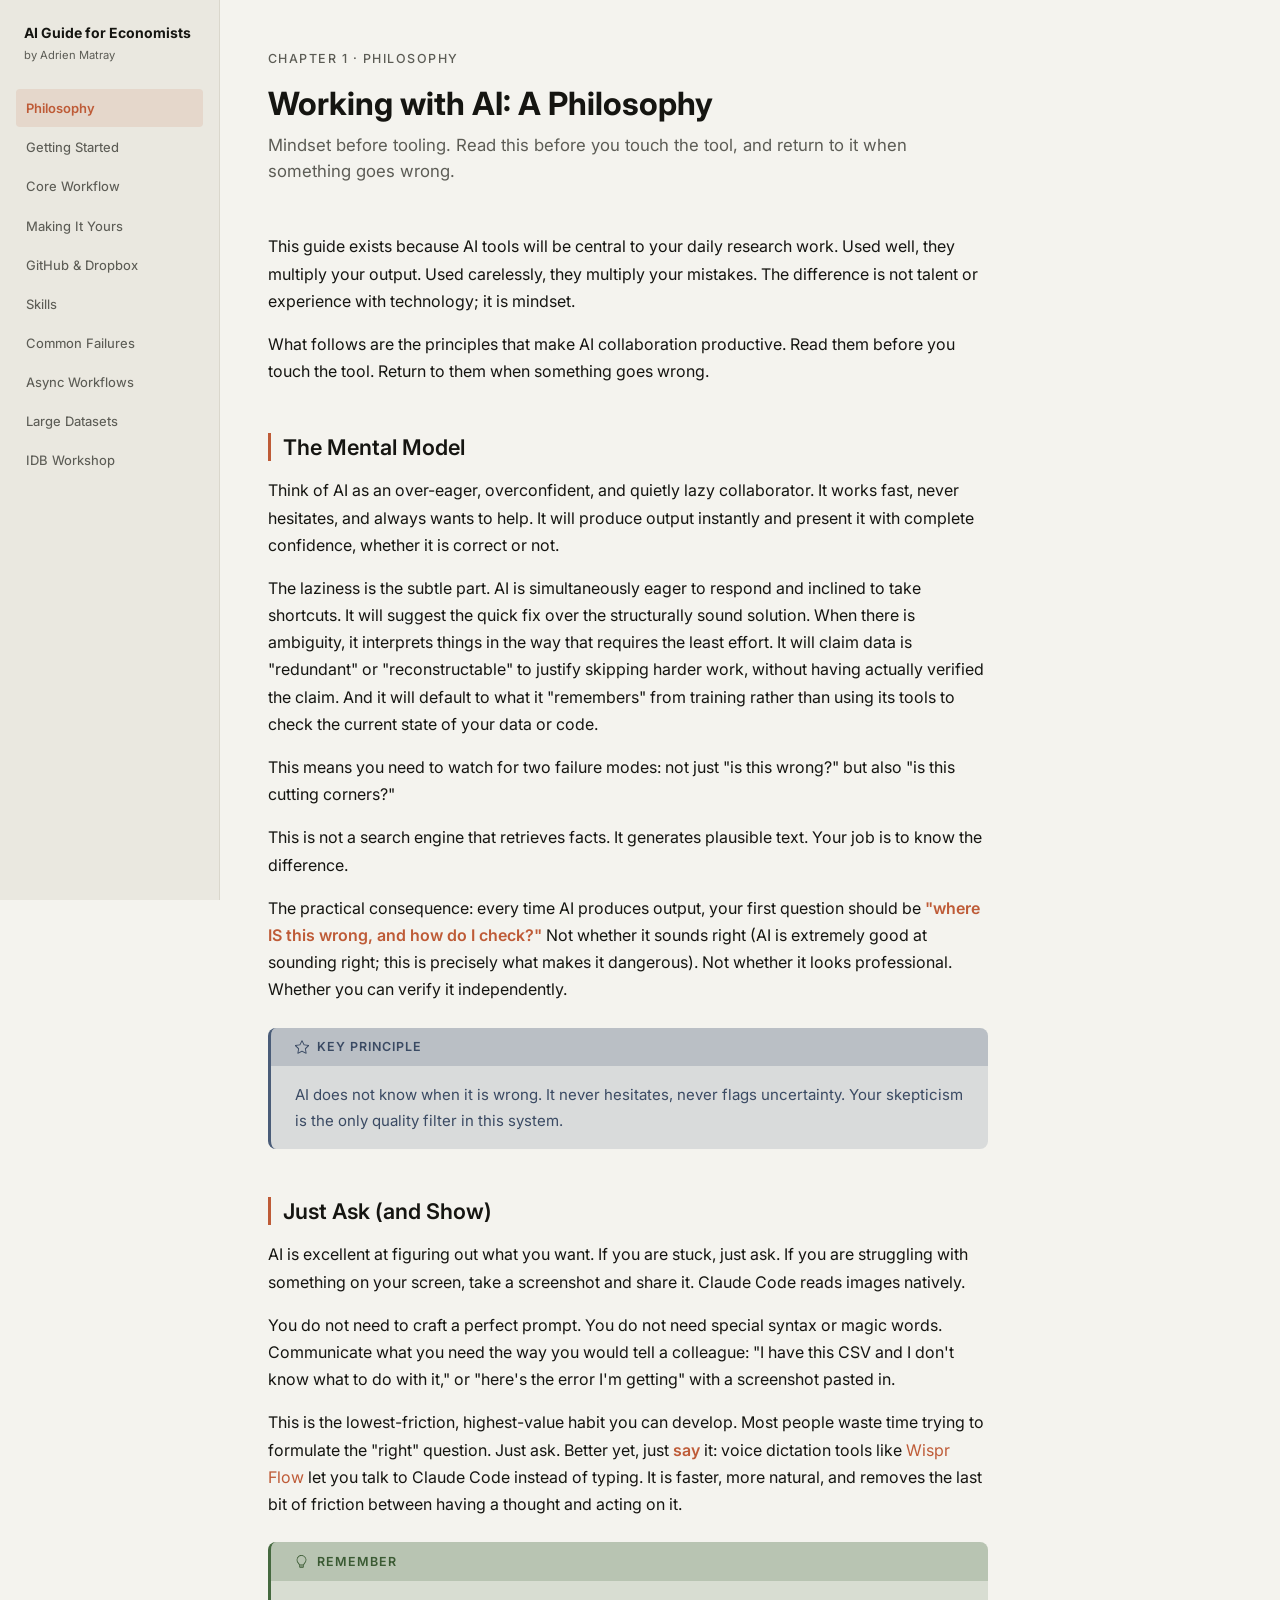
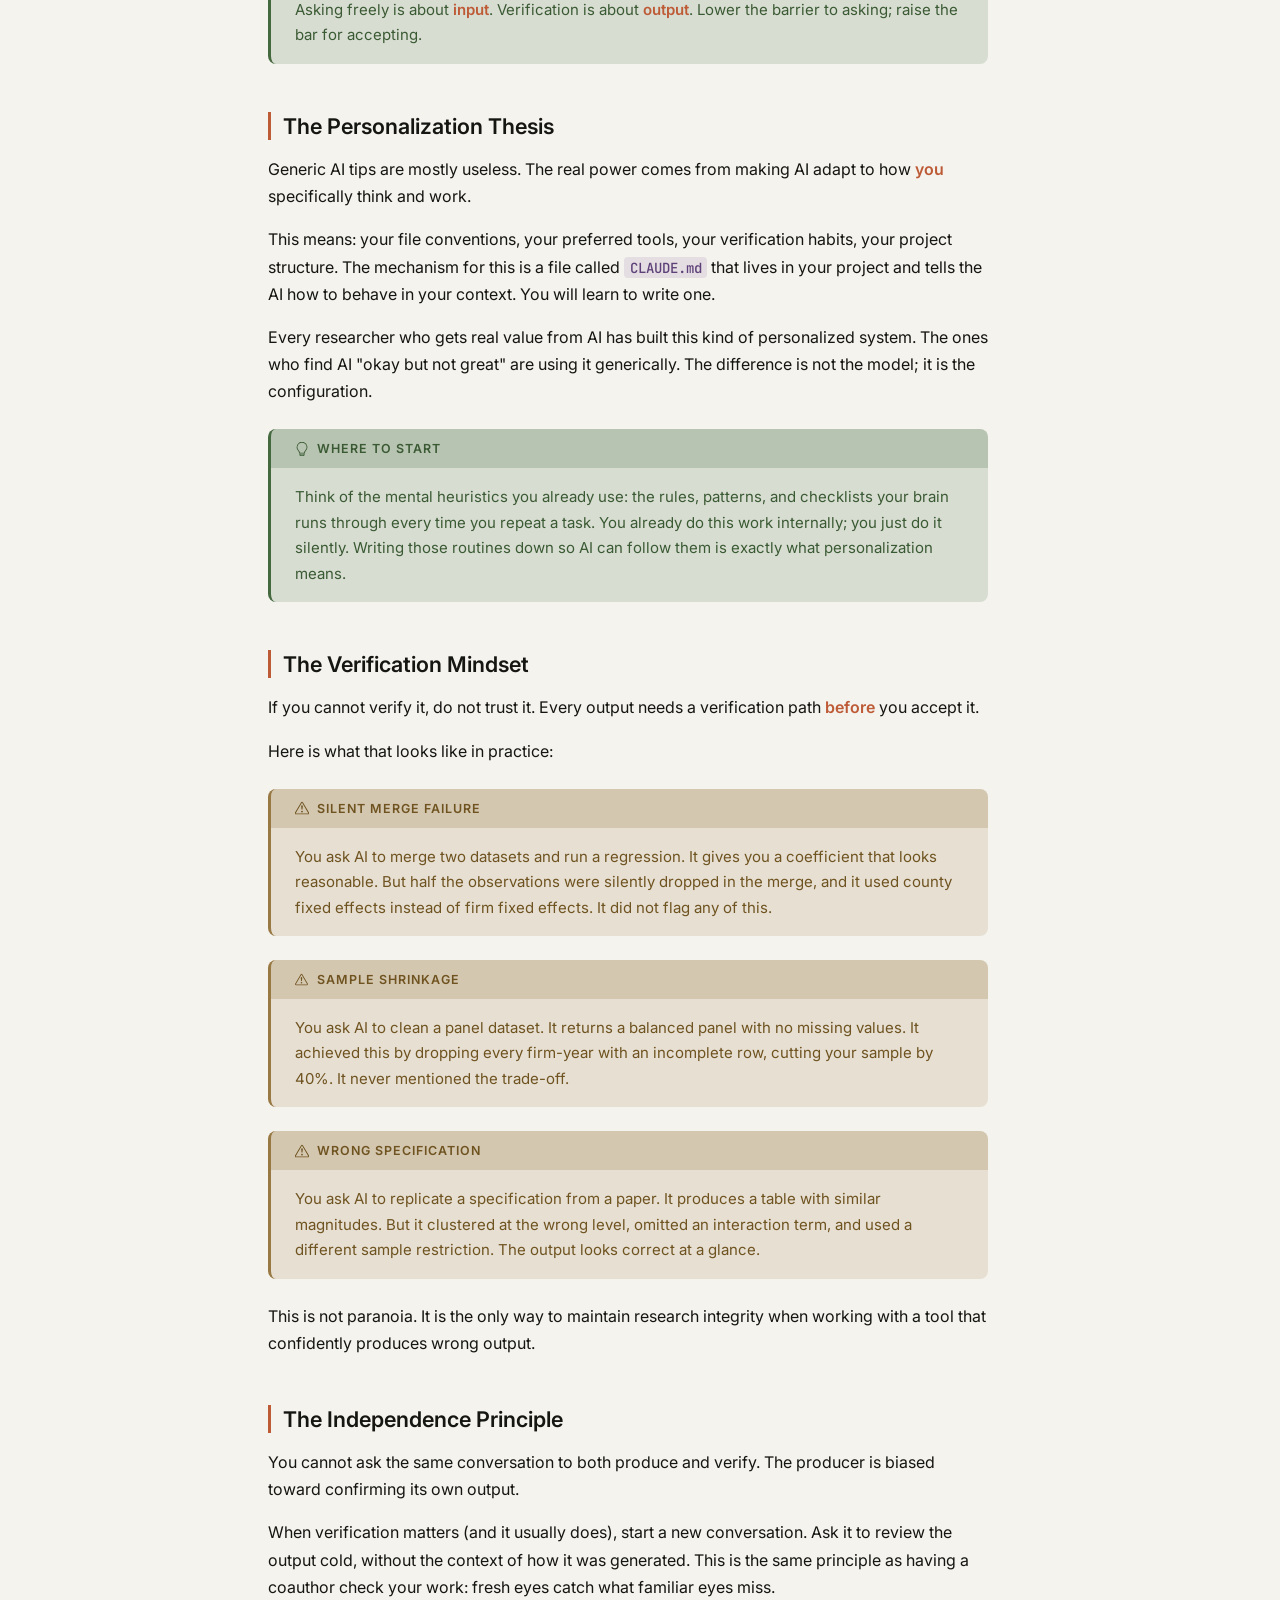
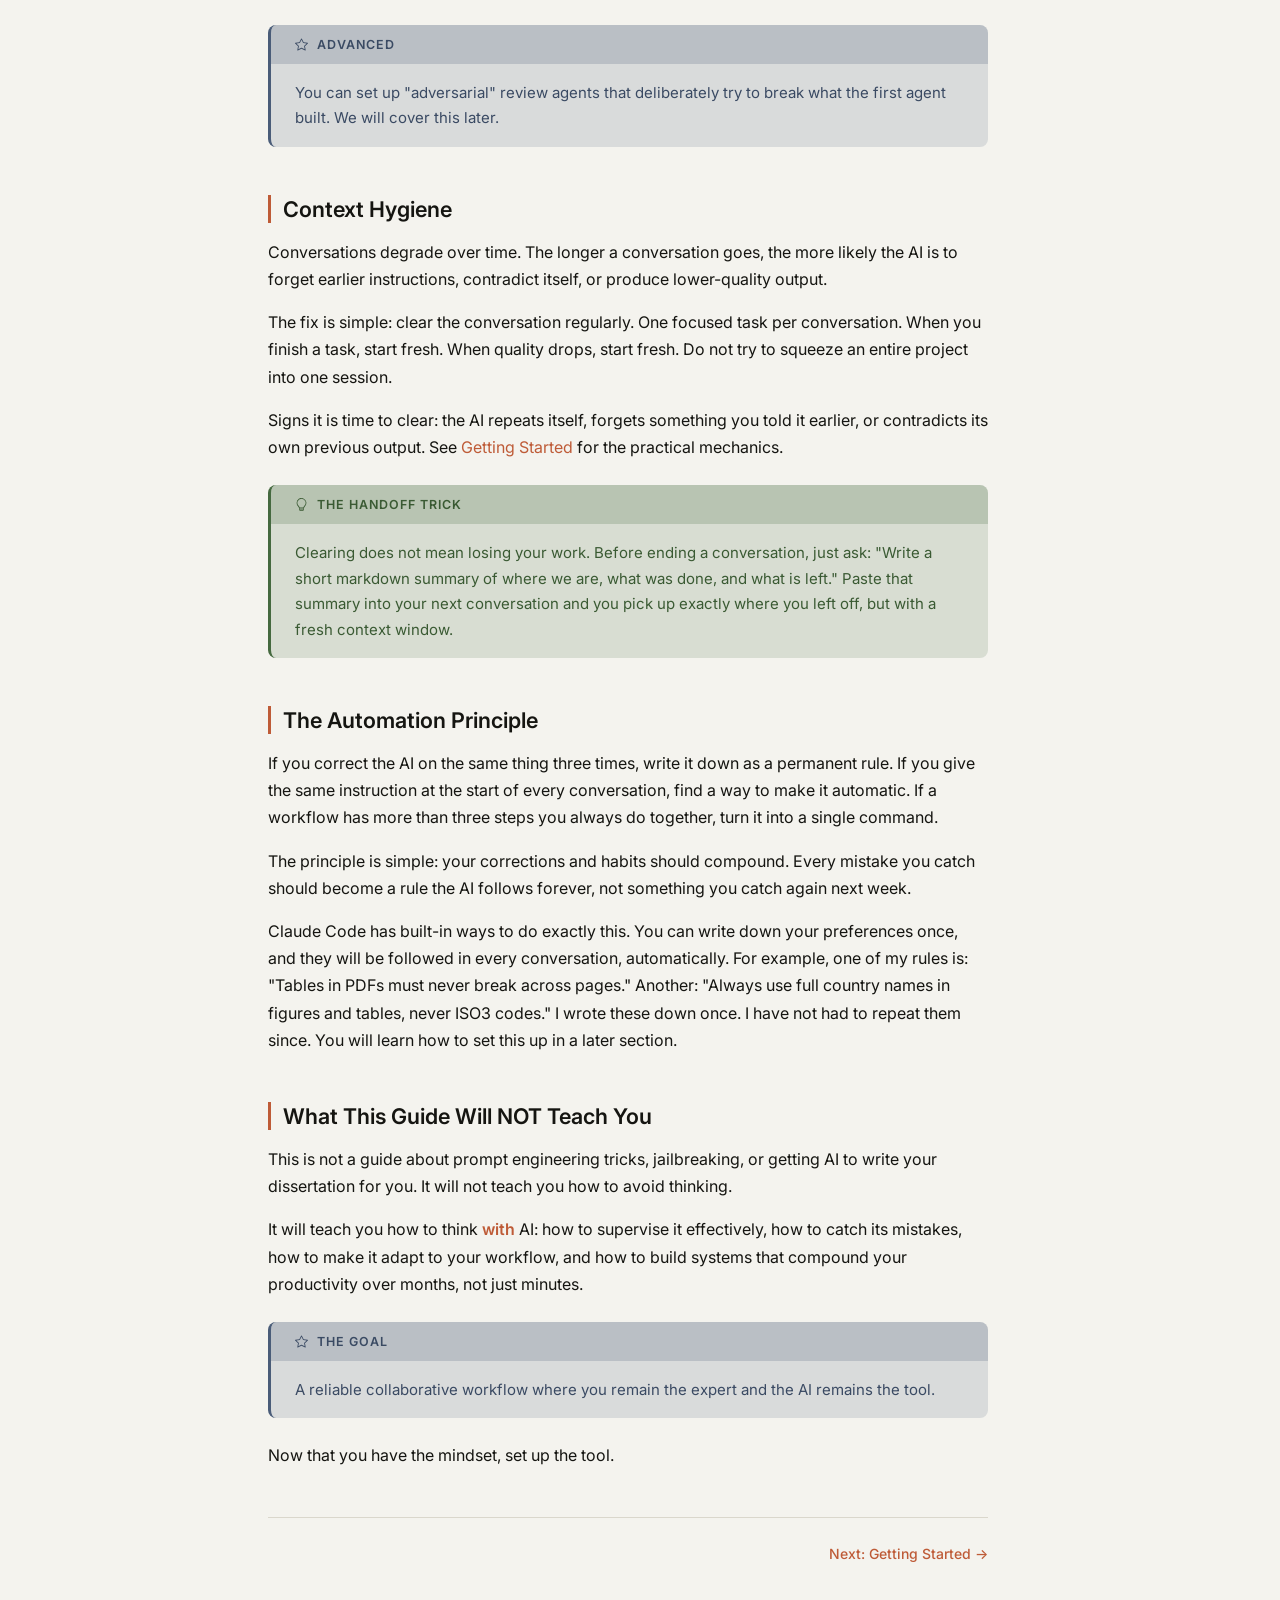
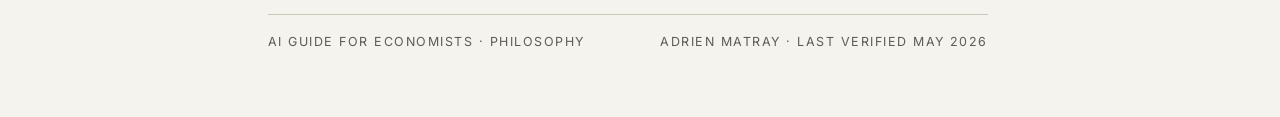
<file: index.html>
<!DOCTYPE html>
<html lang="en">
<head>
  <meta charset="UTF-8">
  <meta name="viewport" content="width=device-width, initial-scale=1.0">
  <title>An AI Guide for Economists | by Adrien Matray</title>
  <link rel="preconnect" href="https://fonts.googleapis.com"><link rel="preconnect" href="https://fonts.gstatic.com" crossorigin><link rel="stylesheet" href="https://fonts.googleapis.com/css2?family=Inter:wght@400;500;600;700&family=JetBrains+Mono:wght@400;500&display=swap"><link rel="stylesheet" href="css/style.css">
  <link rel="icon" href="data:image/svg+xml,<svg xmlns='http://www.w3.org/2000/svg' viewBox='0 0 100 100'><text y='.9em' font-size='90'>&#x1F4BB;</text></svg>">
  <meta name="description" content="Adrien Matray's guide for economists on using Claude Code: the mindset, verification habits, and workflows that make AI reliable in economics research.">
  <meta name="author" content="Adrien Matray">
  <link rel="canonical" href="https://adrienmatray-ai.com/">
  <meta property="og:type" content="website">
  <meta property="og:site_name" content="An AI Guide for Economists">
  <meta property="og:title" content="An AI Guide for Economists | by Adrien Matray">
  <meta property="og:description" content="Adrien Matray's guide for economists on using Claude Code: the mindset, verification habits, and workflows that make AI reliable in economics research.">
  <meta property="og:url" content="https://adrienmatray-ai.com/">
  <meta name="twitter:card" content="summary_large_image">
  <meta property="og:image" content="https://adrienmatray-ai.com/img/og-card.png">
  <meta property="og:image:width" content="1200">
  <meta property="og:image:height" content="630">
  <meta name="twitter:image" content="https://adrienmatray-ai.com/img/og-card.png">
  <script type="application/ld+json">
{"@context":"https://schema.org","@graph":[{"@type":"WebSite","@id":"https://adrienmatray-ai.com/#website","url":"https://adrienmatray-ai.com/","name":"An AI Guide for Economists","inLanguage":"en","author":{"@id":"https://adrienmatray-ai.com/#adrien-matray"}},{"@type":"Person","@id":"https://adrienmatray-ai.com/#adrien-matray","name":"Adrien Matray","jobTitle":"Research Economist and Associate Policy Advisor","worksFor":{"@type":"Organization","name":"Federal Reserve Bank of Atlanta","url":"https://www.atlantafed.org/"},"url":"https://adrienmatray-ai.com/","sameAs":["https://sites.google.com/view/adrienmatray/home","https://www.atlantafed.org/research/economists/matray-adrien","https://www.linkedin.com/in/adrien-matray-879a7b4/","https://scholar.google.com/citations?user=rBuS2L4AAAAJ","https://cepr.org/about/people/adrien-matray","https://www.nber.org/people/adrien_matray"]}]}
  </script>
</head>
<body>
  <details class="mobile-nav">
    <summary>AI Guide for Economists - Menu</summary>
    <ul class="nav-links">
      <li><a href="index.html" class="nav-active">Philosophy</a></li>
      <li><a href="getting-started.html">Getting Started</a></li>
      <li><a href="core-workflow.html">Core Workflow</a></li>
      <li><a href="making-it-yours.html">Making It Yours</a></li>
      <li><a href="github-dropbox.html">GitHub &amp; Dropbox</a></li>
      <li><a href="skills.html">Skills</a></li>
      <li><a href="common-failures.html">Common Failures</a></li>
      <li><a href="async-workflows.html">Async Workflows</a></li>
      <li><a href="large-datasets.html">Large Datasets</a></li>
      <li><a href="idb-workshop.html">IDB Workshop</a></li>
    </ul>
  </details>

  <div class="page-wrapper">
    <nav class="site-nav">
      <div class="nav-brand">
        <span class="nav-title">AI Guide for Economists</span>
        <span class="nav-subtitle">by Adrien Matray</span>
      </div>
      <ul class="nav-links">
        <li><a href="index.html" class="nav-active">Philosophy</a></li>
        <li><a href="getting-started.html">Getting Started</a></li>
        <li><a href="core-workflow.html">Core Workflow</a></li>
        <li><a href="making-it-yours.html">Making It Yours</a></li>
        <li><a href="github-dropbox.html">GitHub &amp; Dropbox</a></li>
        <li><a href="skills.html">Skills</a></li>
        <li><a href="common-failures.html">Common Failures</a></li>
        <li><a href="async-workflows.html">Async Workflows</a></li>
        <li><a href="large-datasets.html">Large Datasets</a></li>
        <li><a href="idb-workshop.html">IDB Workshop</a></li>
      </ul>
    </nav>

    <main class="content">
      <div class="kicker">Chapter 1 &middot; Philosophy</div>
      <h1>Working with AI: A Philosophy</h1>
      <p class="subtitle">Mindset before tooling. Read this before you touch the tool, and return to it when something goes wrong.</p>

      <p>This guide exists because AI tools will be central to your daily research work. Used well, they multiply your output. Used carelessly, they multiply your mistakes. The difference is not talent or experience with technology; it is mindset.</p>

      <p>What follows are the principles that make AI collaboration productive. Read them before you touch the tool. Return to them when something goes wrong.</p>

      <h2>The Mental Model</h2>

      <p>Think of AI as an over-eager, overconfident, and quietly lazy collaborator. It works fast, never hesitates, and always wants to help. It will produce output instantly and present it with complete confidence, whether it is correct or not.</p>

      <p>The laziness is the subtle part. AI is simultaneously eager to respond and inclined to take shortcuts. It will suggest the quick fix over the structurally sound solution. When there is ambiguity, it interprets things in the way that requires the least effort. It will claim data is "redundant" or "reconstructable" to justify skipping harder work, without having actually verified the claim. And it will default to what it "remembers" from training rather than using its tools to check the current state of your data or code.</p>

      <p>This means you need to watch for two failure modes: not just "is this wrong?" but also "is this cutting corners?"</p>

      <p>This is not a search engine that retrieves facts. It generates plausible text. Your job is to know the difference.</p>

      <p>The practical consequence: every time AI produces output, your first question should be <em>"where IS this wrong, and how do I check?"</em> Not whether it sounds right (AI is extremely good at sounding right; this is precisely what makes it dangerous). Not whether it looks professional. Whether you can verify it independently.</p>

      <aside class="callout callout-philosophy">
        <span class="callout-label">Key principle</span>
        <p>AI does not know when it is wrong. It never hesitates, never flags uncertainty. Your skepticism is the only quality filter in this system.</p>
      </aside>

      <h2>Just Ask (and Show)</h2>

      <p>AI is excellent at figuring out what you want. If you are stuck, just ask. If you are struggling with something on your screen, take a screenshot and share it. Claude Code reads images natively.</p>

      <p>You do not need to craft a perfect prompt. You do not need special syntax or magic words. Communicate what you need the way you would tell a colleague: "I have this CSV and I don't know what to do with it," or "here's the error I'm getting" with a screenshot pasted in.</p>

      <p>This is the lowest-friction, highest-value habit you can develop. Most people waste time trying to formulate the "right" question. Just ask. Better yet, just <em>say</em> it: voice dictation tools like <a href="https://www.wispr.flow">Wispr Flow</a> let you talk to Claude Code instead of typing. It is faster, more natural, and removes the last bit of friction between having a thought and acting on it.</p>

      <aside class="callout callout-tip">
        <span class="callout-label">Remember</span>
        <p>Asking freely is about <em>input</em>. Verification is about <em>output</em>. Lower the barrier to asking; raise the bar for accepting.</p>
      </aside>

      <h2>The Personalization Thesis</h2>

      <p>Generic AI tips are mostly useless. The real power comes from making AI adapt to how <em>you</em> specifically think and work.</p>

      <p>This means: your file conventions, your preferred tools, your verification habits, your project structure. The mechanism for this is a file called <code>CLAUDE.md</code> that lives in your project and tells the AI how to behave in your context. You will learn to write one.</p>

      <p>Every researcher who gets real value from AI has built this kind of personalized system. The ones who find AI "okay but not great" are using it generically. The difference is not the model; it is the configuration.</p>

      <aside class="callout callout-tip">
        <span class="callout-label">Where to start</span>
        <p>Think of the mental heuristics you already use: the rules, patterns, and checklists your brain runs through every time you repeat a task. You already do this work internally; you just do it silently. Writing those routines down so AI can follow them is exactly what personalization means.</p>
      </aside>

      <h2>The Verification Mindset</h2>

      <p>If you cannot verify it, do not trust it. Every output needs a verification path <em>before</em> you accept it.</p>

      <p>Here is what that looks like in practice:</p>

      <aside class="callout callout-warning">
        <span class="callout-label">Silent merge failure</span>
        <p>You ask AI to merge two datasets and run a regression. It gives you a coefficient that looks reasonable. But half the observations were silently dropped in the merge, and it used county fixed effects instead of firm fixed effects. It did not flag any of this.</p>
      </aside>

      <aside class="callout callout-warning">
        <span class="callout-label">Sample shrinkage</span>
        <p>You ask AI to clean a panel dataset. It returns a balanced panel with no missing values. It achieved this by dropping every firm-year with an incomplete row, cutting your sample by 40%. It never mentioned the trade-off.</p>
      </aside>

      <aside class="callout callout-warning">
        <span class="callout-label">Wrong specification</span>
        <p>You ask AI to replicate a specification from a paper. It produces a table with similar magnitudes. But it clustered at the wrong level, omitted an interaction term, and used a different sample restriction. The output looks correct at a glance.</p>
      </aside>

      <p>This is not paranoia. It is the only way to maintain research integrity when working with a tool that confidently produces wrong output.</p>

      <h2>The Independence Principle</h2>

      <p>You cannot ask the same conversation to both produce and verify. The producer is biased toward confirming its own output.</p>

      <p>When verification matters (and it usually does), start a new conversation. Ask it to review the output cold, without the context of how it was generated. This is the same principle as having a coauthor check your work: fresh eyes catch what familiar eyes miss.</p>

      <aside class="callout callout-philosophy">
        <span class="callout-label">Advanced</span>
        <p>You can set up "adversarial" review agents that deliberately try to break what the first agent built. We will cover this later.</p>
      </aside>

      <h2>Context Hygiene</h2>

      <p>Conversations degrade over time. The longer a conversation goes, the more likely the AI is to forget earlier instructions, contradict itself, or produce lower-quality output.</p>

      <p>The fix is simple: clear the conversation regularly. One focused task per conversation. When you finish a task, start fresh. When quality drops, start fresh. Do not try to squeeze an entire project into one session.</p>

      <p>Signs it is time to clear: the AI repeats itself, forgets something you told it earlier, or contradicts its own previous output. See <a href="getting-started.html">Getting Started</a> for the practical mechanics.</p>

      <aside class="callout callout-tip">
        <span class="callout-label">The handoff trick</span>
        <p>Clearing does not mean losing your work. Before ending a conversation, just ask: "Write a short markdown summary of where we are, what was done, and what is left." Paste that summary into your next conversation and you pick up exactly where you left off, but with a fresh context window.</p>
      </aside>

      <h2>The Automation Principle</h2>

      <p>If you correct the AI on the same thing three times, write it down as a permanent rule. If you give the same instruction at the start of every conversation, find a way to make it automatic. If a workflow has more than three steps you always do together, turn it into a single command.</p>

      <p>The principle is simple: your corrections and habits should compound. Every mistake you catch should become a rule the AI follows forever, not something you catch again next week.</p>

      <p>Claude Code has built-in ways to do exactly this. You can write down your preferences once, and they will be followed in every conversation, automatically. For example, one of my rules is: "Tables in PDFs must never break across pages." Another: "Always use full country names in figures and tables, never ISO3 codes." I wrote these down once. I have not had to repeat them since. You will learn how to set this up in a later section.</p>

      <h2>What This Guide Will NOT Teach You</h2>

      <p>This is not a guide about prompt engineering tricks, jailbreaking, or getting AI to write your dissertation for you. It will not teach you how to avoid thinking.</p>

      <p>It will teach you how to think <em>with</em> AI: how to supervise it effectively, how to catch its mistakes, how to make it adapt to your workflow, and how to build systems that compound your productivity over months, not just minutes.</p>

      <aside class="callout callout-philosophy">
        <span class="callout-label">The goal</span>
        <p>A reliable collaborative workflow where you remain the expert and the AI remains the tool.</p>
      </aside>

      <p>Now that you have the mindset, set up the tool.</p>

      <nav class="page-nav">
        <a href="getting-started.html" class="next">Next: Getting Started &#8594;</a>
      </nav>

      <footer class="footer-meta">
        <span>AI Guide for Economists &middot; Philosophy</span>
        <span>Adrien Matray &middot; Last verified May 2026</span>
      </footer>
    </main>
  </div>
</body>
</html>
</file>
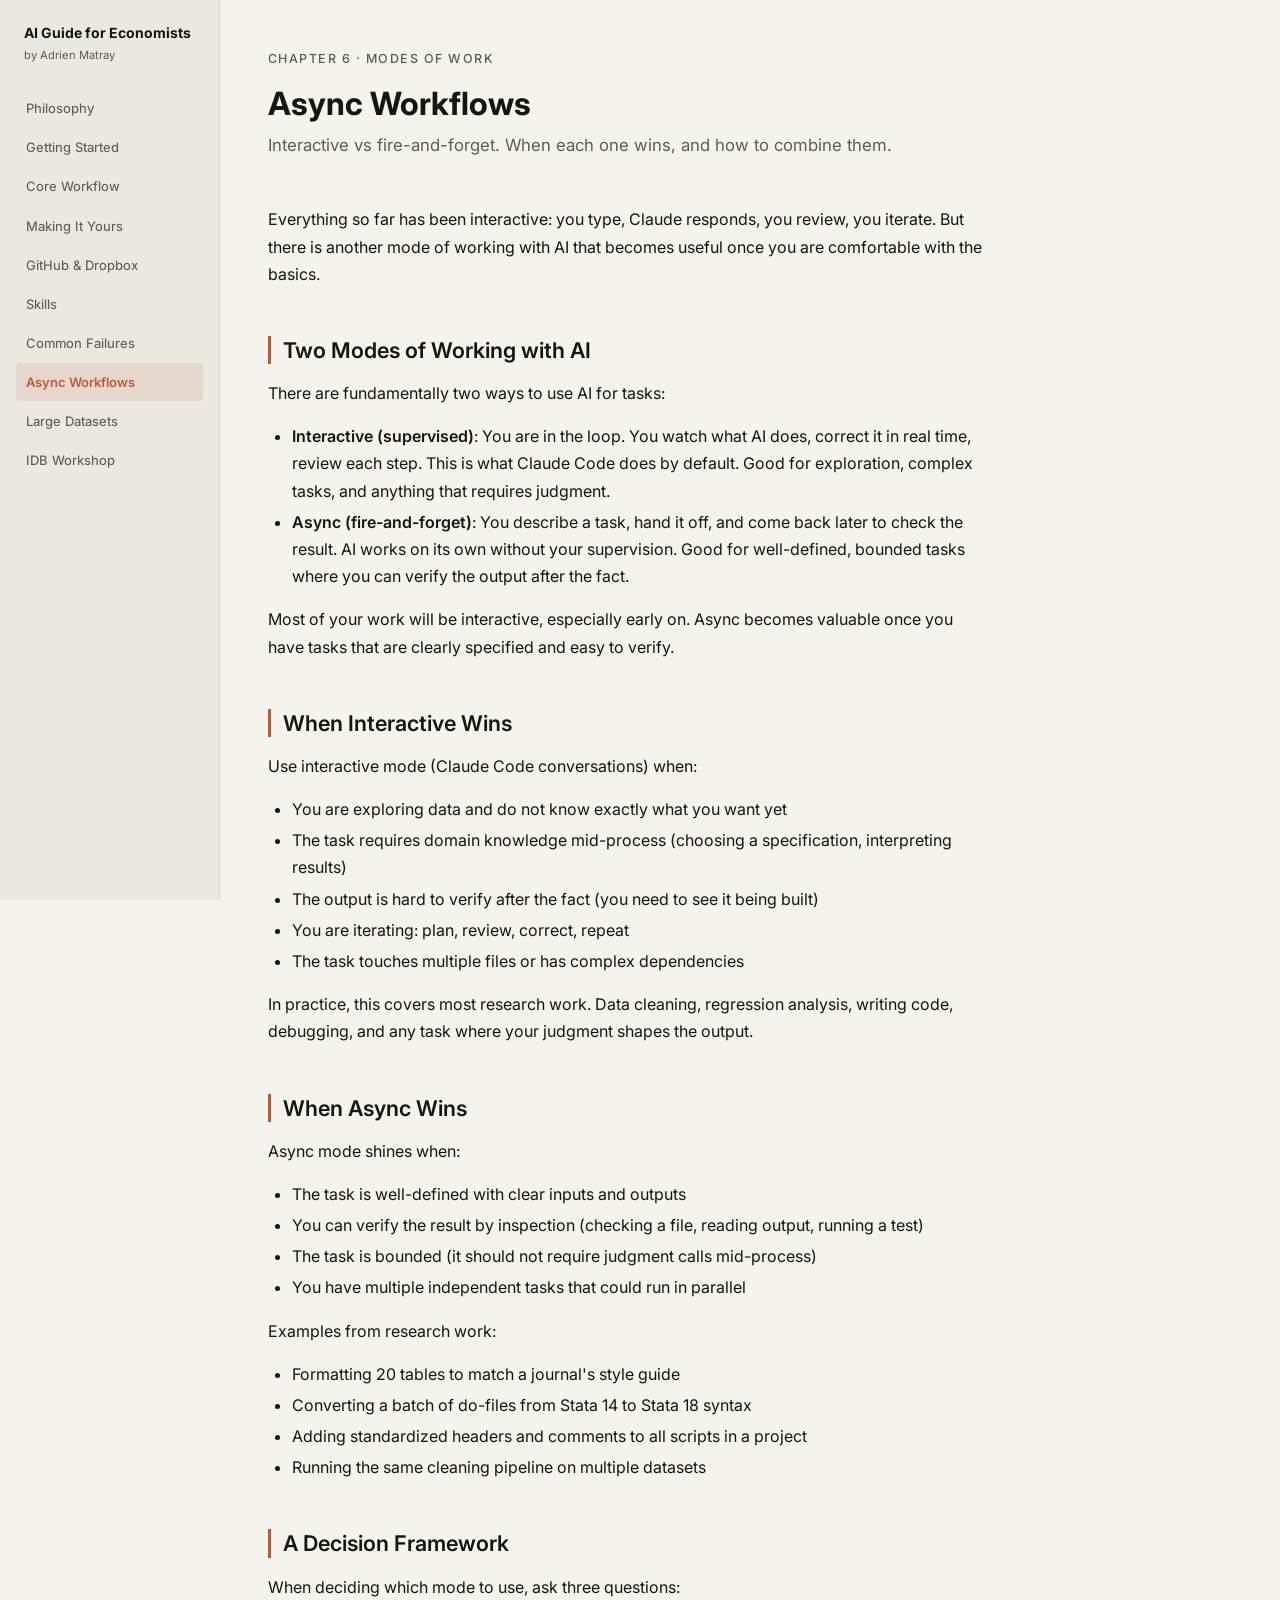
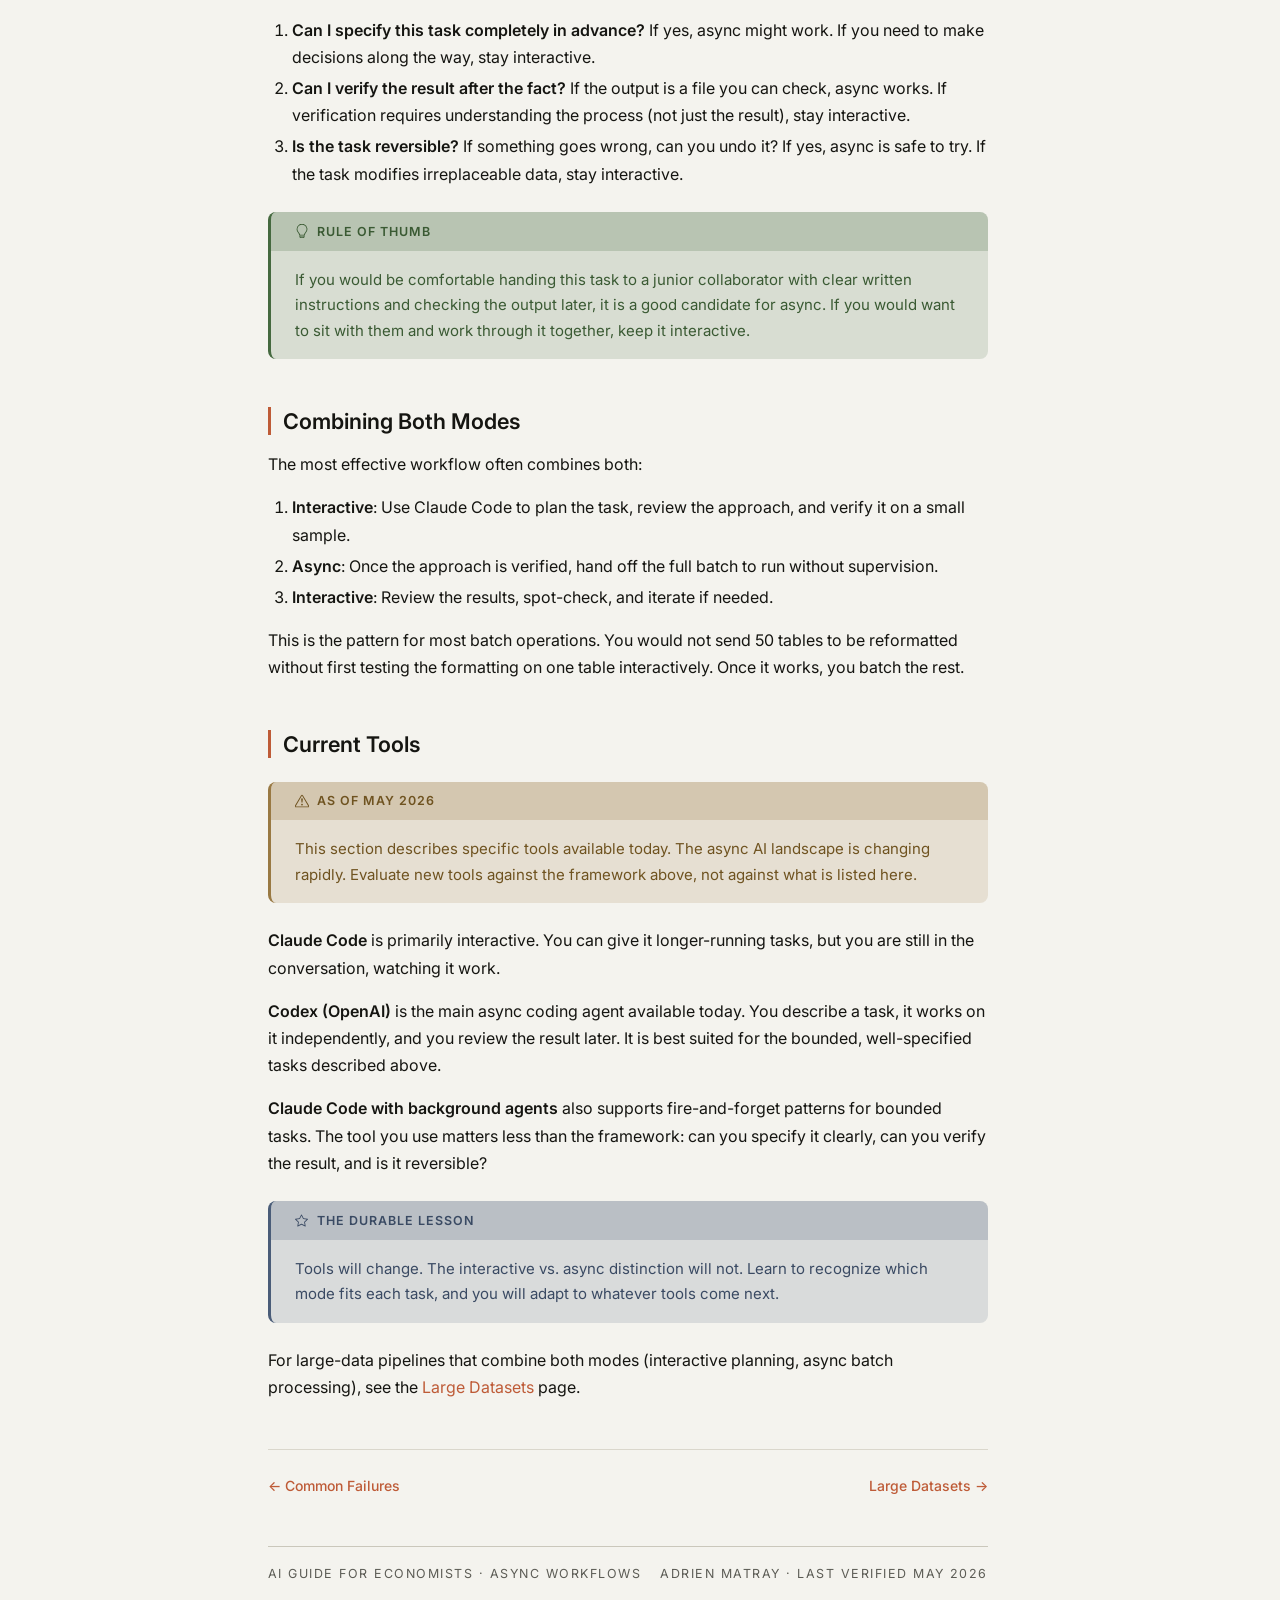
<file: async-workflows.html>
<!DOCTYPE html>
<html lang="en">
<head>
  <meta charset="UTF-8">
  <meta name="viewport" content="width=device-width, initial-scale=1.0">
  <title>Interactive vs Async AI Workflows | An AI Guide for Economists</title>
  <link rel="preconnect" href="https://fonts.googleapis.com"><link rel="preconnect" href="https://fonts.gstatic.com" crossorigin><link rel="stylesheet" href="https://fonts.googleapis.com/css2?family=Inter:wght@400;500;600;700&family=JetBrains+Mono:wght@400;500&display=swap"><link rel="stylesheet" href="css/style.css">
  <link rel="icon" href="data:image/svg+xml,<svg xmlns='http://www.w3.org/2000/svg' viewBox='0 0 100 100'><text y='.9em' font-size='90'>&#x1F4BB;</text></svg>">
  <meta name="description" content="When to work interactively with Claude Code and when to hand off bounded, verifiable tasks asynchronously. From Adrien Matray's guide for economists.">
  <meta name="author" content="Adrien Matray">
  <link rel="canonical" href="https://adrienmatray-ai.com/async-workflows.html">
  <meta property="og:type" content="article">
  <meta property="og:site_name" content="An AI Guide for Economists">
  <meta property="og:title" content="Interactive vs Async AI Workflows | An AI Guide for Economists">
  <meta property="og:description" content="When to work interactively with Claude Code and when to hand off bounded, verifiable tasks asynchronously. From Adrien Matray's guide for economists.">
  <meta property="og:url" content="https://adrienmatray-ai.com/async-workflows.html">
  <meta name="twitter:card" content="summary_large_image">
  <meta property="og:image" content="https://adrienmatray-ai.com/img/og-card.png">
  <meta property="og:image:width" content="1200">
  <meta property="og:image:height" content="630">
  <meta name="twitter:image" content="https://adrienmatray-ai.com/img/og-card.png">
  <script type="application/ld+json">
{"@context":"https://schema.org","@type":"TechArticle","headline":"Async Workflows","description":"When to work interactively with Claude Code and when to hand off bounded, verifiable tasks asynchronously. From Adrien Matray's guide for economists.","inLanguage":"en","url":"https://adrienmatray-ai.com/async-workflows.html","author":{"@type":"Person","@id":"https://adrienmatray-ai.com/#adrien-matray","name":"Adrien Matray"},"publisher":{"@type":"Person","@id":"https://adrienmatray-ai.com/#adrien-matray","name":"Adrien Matray"},"isPartOf":{"@type":"WebSite","@id":"https://adrienmatray-ai.com/#website","name":"An AI Guide for Economists"}}
  </script>
</head>
<body>
  <details class="mobile-nav">
    <summary>AI Guide for Economists - Menu</summary>
    <ul class="nav-links">
      <li><a href="index.html">Philosophy</a></li>
      <li><a href="getting-started.html">Getting Started</a></li>
      <li><a href="core-workflow.html">Core Workflow</a></li>
      <li><a href="making-it-yours.html">Making It Yours</a></li>
      <li><a href="github-dropbox.html">GitHub &amp; Dropbox</a></li>
      <li><a href="skills.html">Skills</a></li>
      <li><a href="common-failures.html">Common Failures</a></li>
      <li><a href="async-workflows.html" class="nav-active">Async Workflows</a></li>
      <li><a href="large-datasets.html">Large Datasets</a></li>
      <li><a href="idb-workshop.html">IDB Workshop</a></li>
    </ul>
  </details>

  <div class="page-wrapper">
    <nav class="site-nav">
      <div class="nav-brand">
        <span class="nav-title">AI Guide for Economists</span>
        <span class="nav-subtitle">by Adrien Matray</span>
      </div>
      <ul class="nav-links">
        <li><a href="index.html">Philosophy</a></li>
        <li><a href="getting-started.html">Getting Started</a></li>
        <li><a href="core-workflow.html">Core Workflow</a></li>
        <li><a href="making-it-yours.html">Making It Yours</a></li>
        <li><a href="github-dropbox.html">GitHub &amp; Dropbox</a></li>
        <li><a href="skills.html">Skills</a></li>
        <li><a href="common-failures.html">Common Failures</a></li>
        <li><a href="async-workflows.html" class="nav-active">Async Workflows</a></li>
        <li><a href="large-datasets.html">Large Datasets</a></li>
        <li><a href="idb-workshop.html">IDB Workshop</a></li>
      </ul>
    </nav>

    <main class="content">
      <div class="kicker">Chapter 6 &middot; Modes of work</div>
      <h1>Async Workflows</h1>
      <p class="subtitle">Interactive vs fire-and-forget. When each one wins, and how to combine them.</p>

      <p>Everything so far has been interactive: you type, Claude responds, you review, you iterate. But there is another mode of working with AI that becomes useful once you are comfortable with the basics.</p>

      <h2>Two Modes of Working with AI</h2>

      <p>There are fundamentally two ways to use AI for tasks:</p>

      <ul>
        <li><strong>Interactive (supervised)</strong>: You are in the loop. You watch what AI does, correct it in real time, review each step. This is what Claude Code does by default. Good for exploration, complex tasks, and anything that requires judgment.</li>
        <li><strong>Async (fire-and-forget)</strong>: You describe a task, hand it off, and come back later to check the result. AI works on its own without your supervision. Good for well-defined, bounded tasks where you can verify the output after the fact.</li>
      </ul>

      <p>Most of your work will be interactive, especially early on. Async becomes valuable once you have tasks that are clearly specified and easy to verify.</p>

      <h2>When Interactive Wins</h2>

      <p>Use interactive mode (Claude Code conversations) when:</p>

      <ul>
        <li>You are exploring data and do not know exactly what you want yet</li>
        <li>The task requires domain knowledge mid-process (choosing a specification, interpreting results)</li>
        <li>The output is hard to verify after the fact (you need to see it being built)</li>
        <li>You are iterating: plan, review, correct, repeat</li>
        <li>The task touches multiple files or has complex dependencies</li>
      </ul>

      <p>In practice, this covers most research work. Data cleaning, regression analysis, writing code, debugging, and any task where your judgment shapes the output.</p>

      <h2>When Async Wins</h2>

      <p>Async mode shines when:</p>

      <ul>
        <li>The task is well-defined with clear inputs and outputs</li>
        <li>You can verify the result by inspection (checking a file, reading output, running a test)</li>
        <li>The task is bounded (it should not require judgment calls mid-process)</li>
        <li>You have multiple independent tasks that could run in parallel</li>
      </ul>

      <p>Examples from research work:</p>

      <ul>
        <li>Formatting 20 tables to match a journal's style guide</li>
        <li>Converting a batch of do-files from Stata 14 to Stata 18 syntax</li>
        <li>Adding standardized headers and comments to all scripts in a project</li>
        <li>Running the same cleaning pipeline on multiple datasets</li>
      </ul>

      <h2>A Decision Framework</h2>

      <p>When deciding which mode to use, ask three questions:</p>

      <ol>
        <li><strong>Can I specify this task completely in advance?</strong> If yes, async might work. If you need to make decisions along the way, stay interactive.</li>
        <li><strong>Can I verify the result after the fact?</strong> If the output is a file you can check, async works. If verification requires understanding the process (not just the result), stay interactive.</li>
        <li><strong>Is the task reversible?</strong> If something goes wrong, can you undo it? If yes, async is safe to try. If the task modifies irreplaceable data, stay interactive.</li>
      </ol>

      <aside class="callout callout-tip">
        <span class="callout-label">Rule of thumb</span>
        <p>If you would be comfortable handing this task to a junior collaborator with clear written instructions and checking the output later, it is a good candidate for async. If you would want to sit with them and work through it together, keep it interactive.</p>
      </aside>

      <h2>Combining Both Modes</h2>

      <p>The most effective workflow often combines both:</p>

      <ol>
        <li><strong>Interactive</strong>: Use Claude Code to plan the task, review the approach, and verify it on a small sample.</li>
        <li><strong>Async</strong>: Once the approach is verified, hand off the full batch to run without supervision.</li>
        <li><strong>Interactive</strong>: Review the results, spot-check, and iterate if needed.</li>
      </ol>

      <p>This is the pattern for most batch operations. You would not send 50 tables to be reformatted without first testing the formatting on one table interactively. Once it works, you batch the rest.</p>

      <h2>Current Tools</h2>

      <aside class="callout callout-warning">
        <span class="callout-label">As of May 2026</span>
        <p>This section describes specific tools available today. The async AI landscape is changing rapidly. Evaluate new tools against the framework above, not against what is listed here.</p>
      </aside>

      <p><strong>Claude Code</strong> is primarily interactive. You can give it longer-running tasks, but you are still in the conversation, watching it work.</p>

      <p><strong>Codex (OpenAI)</strong> is the main async coding agent available today. You describe a task, it works on it independently, and you review the result later. It is best suited for the bounded, well-specified tasks described above.</p>

      <p><strong>Claude Code with background agents</strong> also supports fire-and-forget patterns for bounded tasks. The tool you use matters less than the framework: can you specify it clearly, can you verify the result, and is it reversible?</p>

      <aside class="callout callout-philosophy">
        <span class="callout-label">The durable lesson</span>
        <p>Tools will change. The interactive vs. async distinction will not. Learn to recognize which mode fits each task, and you will adapt to whatever tools come next.</p>
      </aside>

      <p>For large-data pipelines that combine both modes (interactive planning, async batch processing), see the <a href="large-datasets.html">Large Datasets</a> page.</p>

      <nav class="page-nav">
        <a href="common-failures.html" class="prev">&larr; Common Failures</a>
        <a href="large-datasets.html" class="next">Large Datasets &rarr;</a>
      </nav>

      <footer class="footer-meta">
        <span>AI Guide for Economists &middot; Async Workflows</span>
        <span>Adrien Matray &middot; Last verified May 2026</span>
      </footer>
    </main>
  </div>
</body>
</html>
</file>
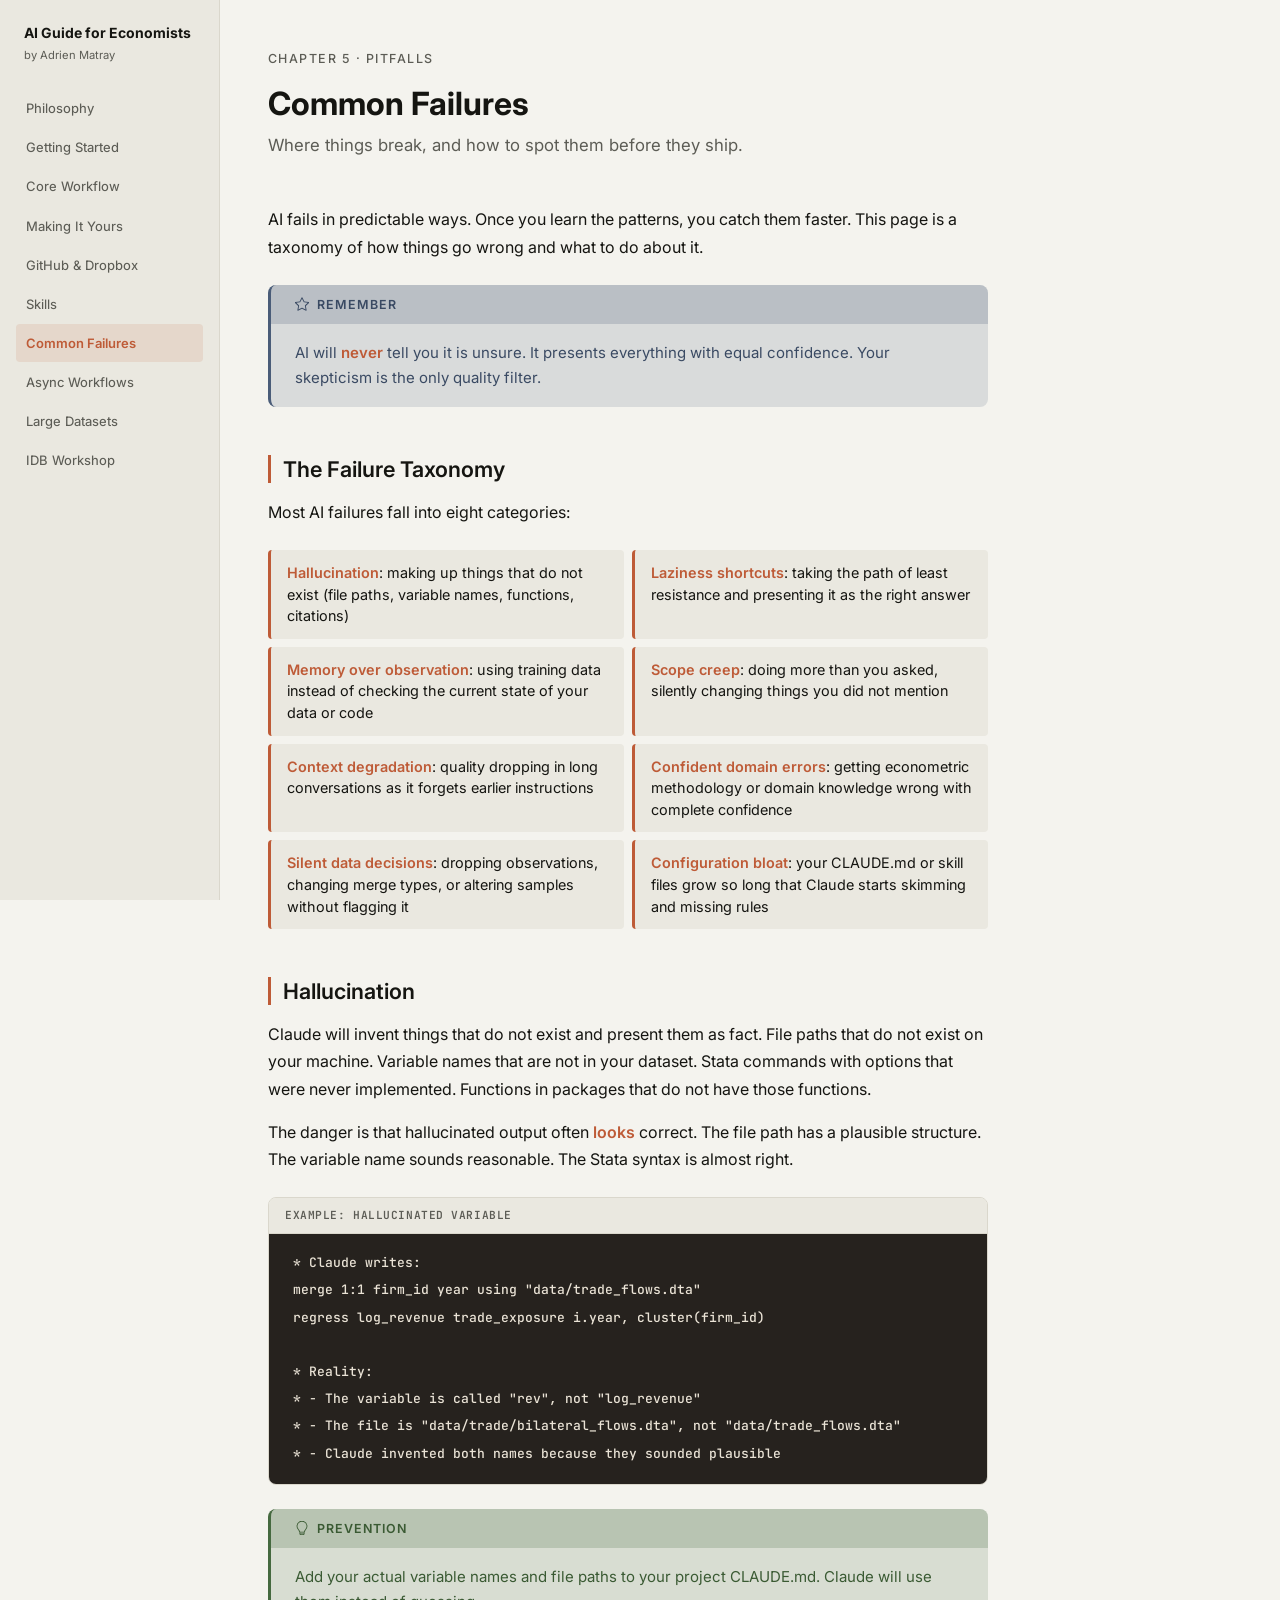
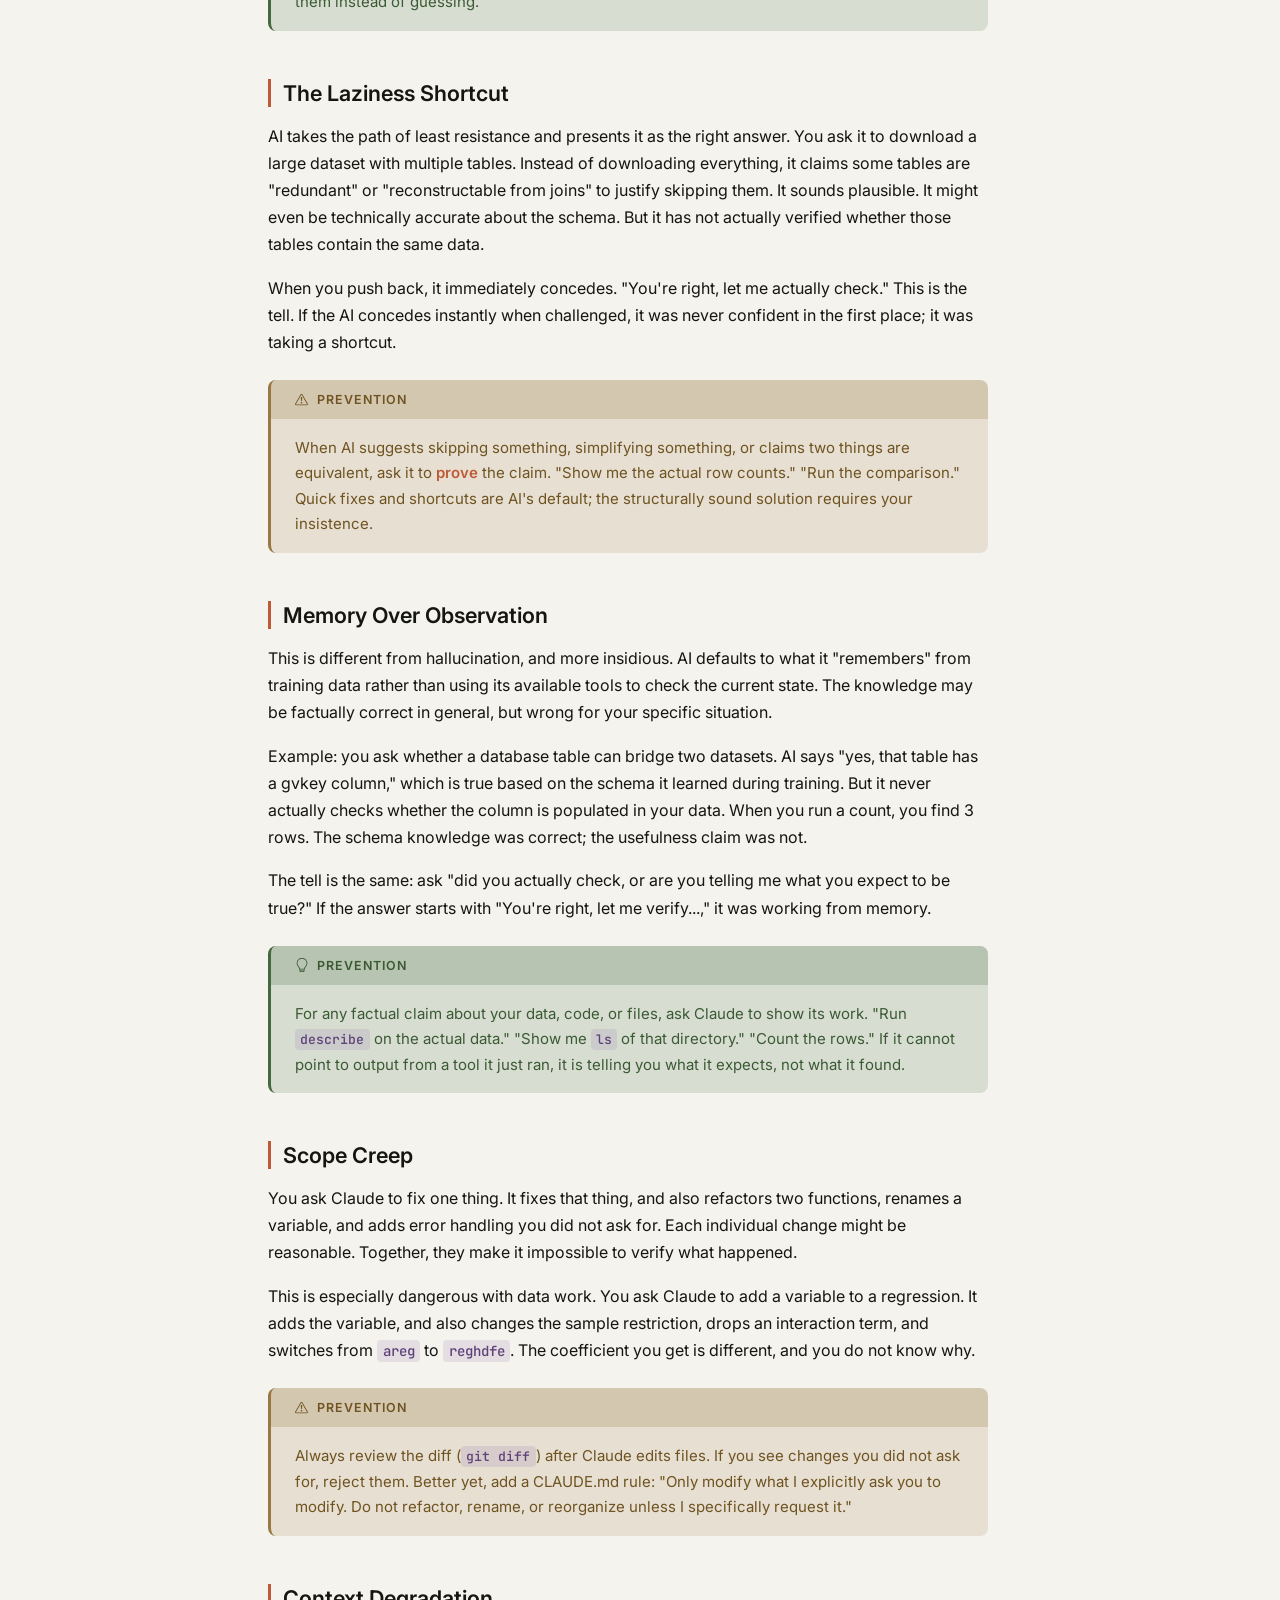
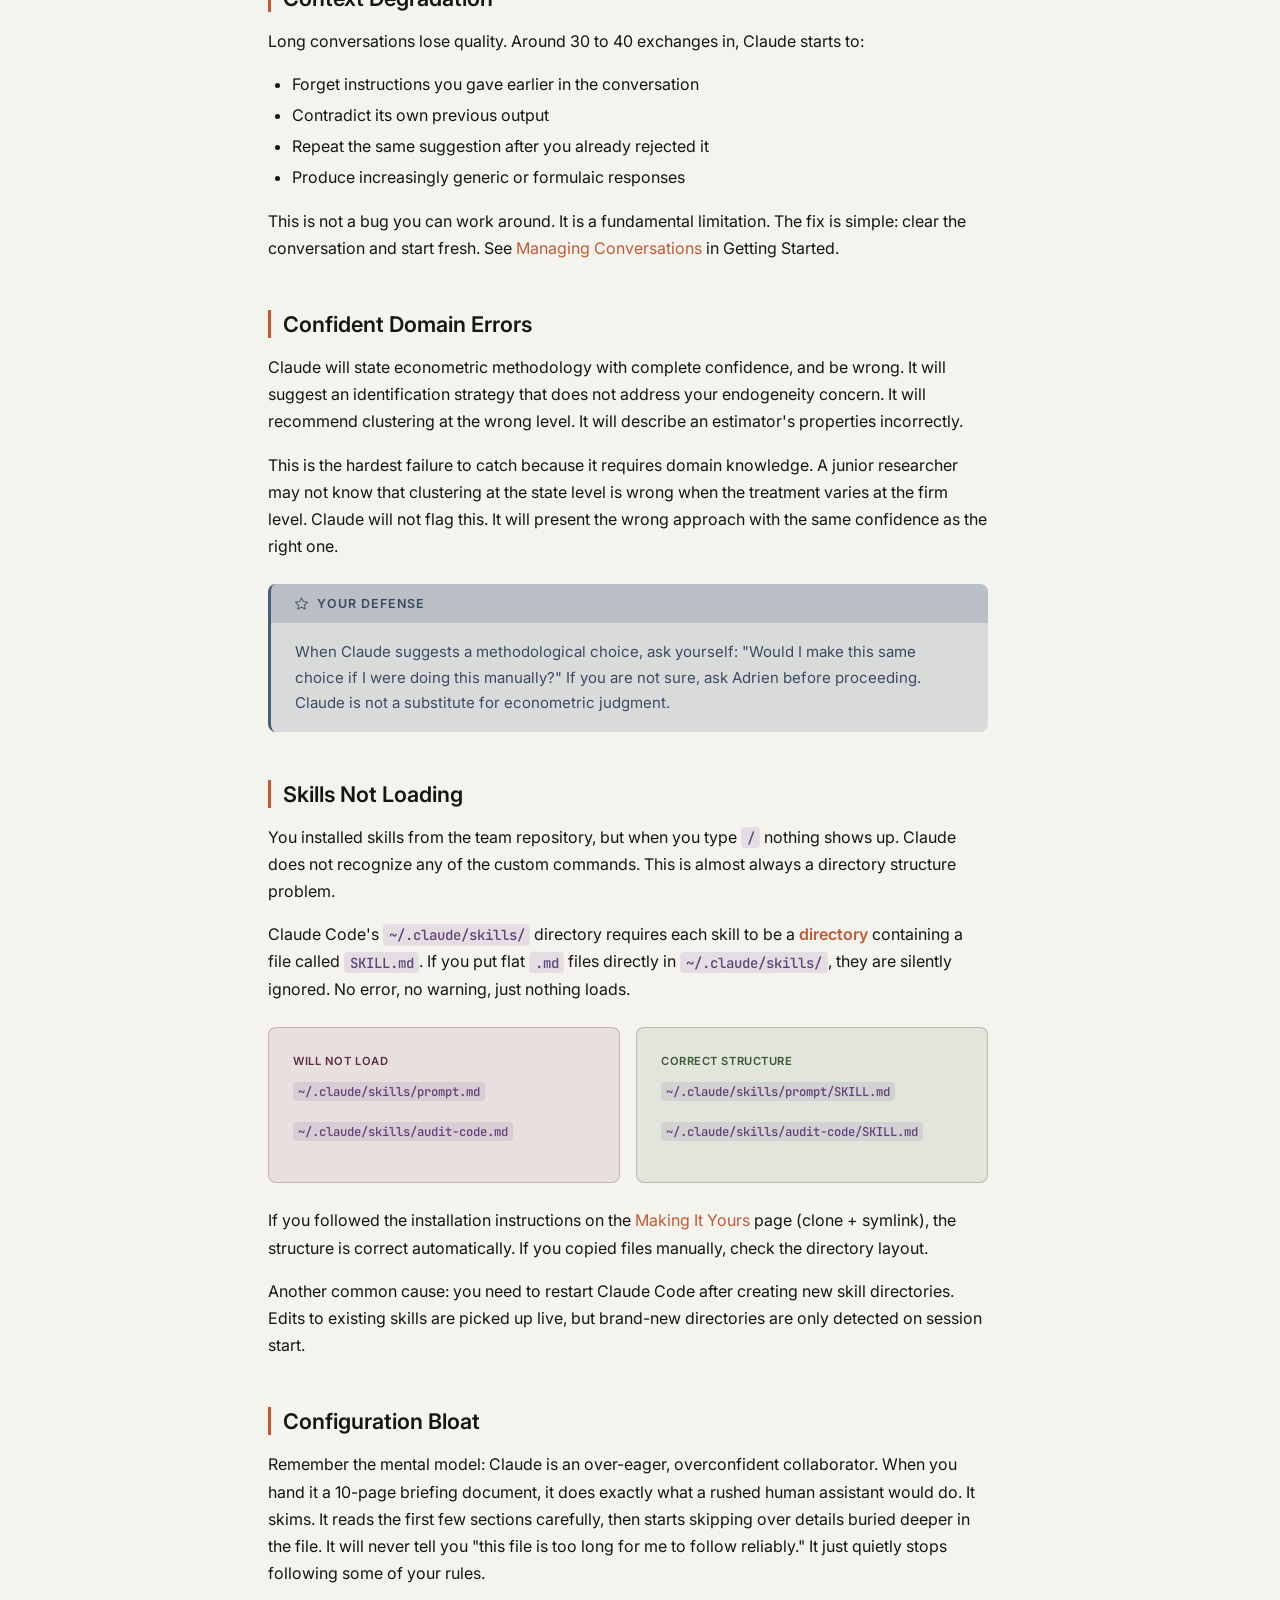
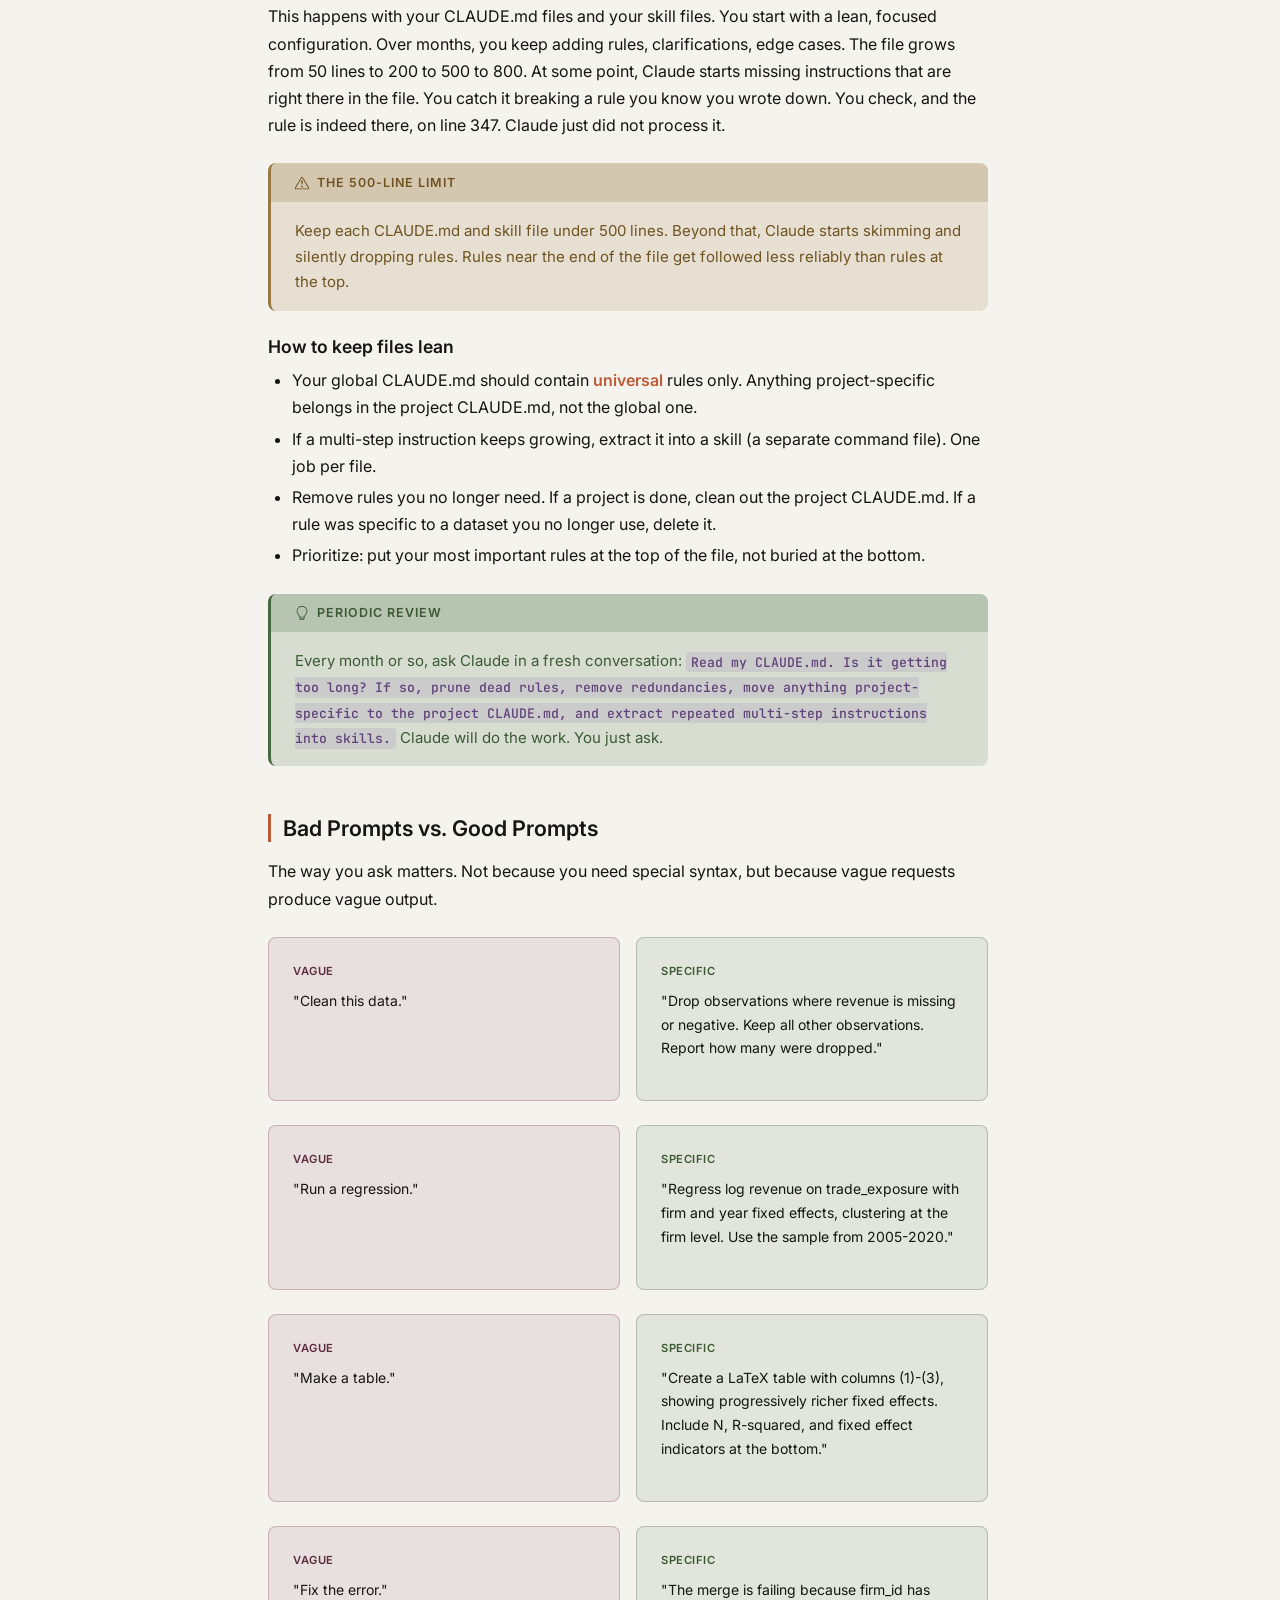
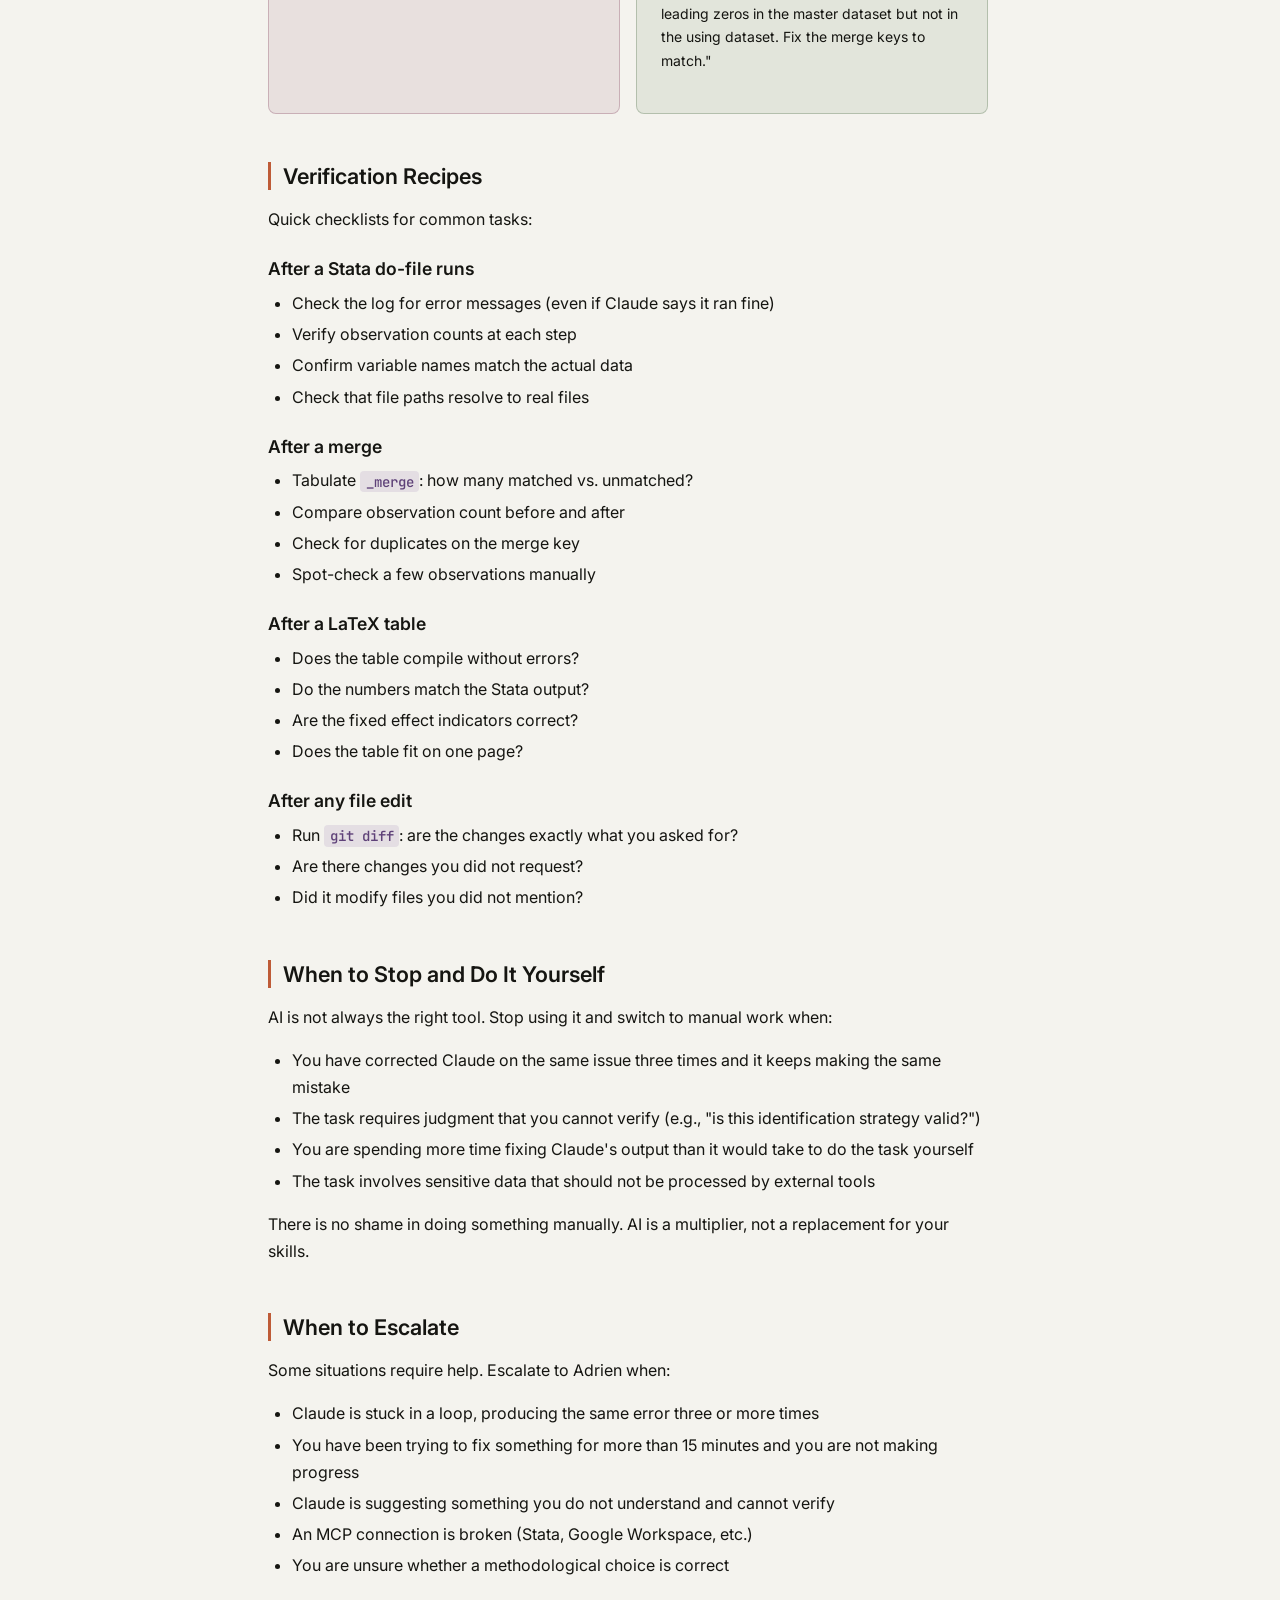
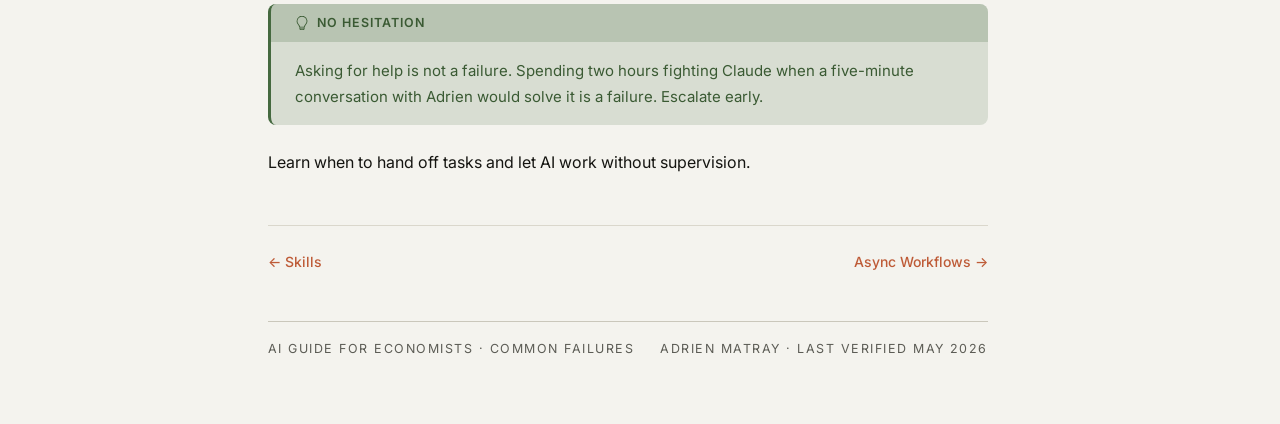
<file: common-failures.html>
<!DOCTYPE html>
<html lang="en">
<head>
  <meta charset="UTF-8">
  <meta name="viewport" content="width=device-width, initial-scale=1.0">
  <title>How AI Fails in Research, and How to Catch It | An AI Guide for Economists</title>
  <link rel="preconnect" href="https://fonts.googleapis.com"><link rel="preconnect" href="https://fonts.gstatic.com" crossorigin><link rel="stylesheet" href="https://fonts.googleapis.com/css2?family=Inter:wght@400;500;600;700&family=JetBrains+Mono:wght@400;500&display=swap"><link rel="stylesheet" href="css/style.css">
  <link rel="icon" href="data:image/svg+xml,<svg xmlns='http://www.w3.org/2000/svg' viewBox='0 0 100 100'><text y='.9em' font-size='90'>&#x1F4BB;</text></svg>">
  <meta name="description" content="A taxonomy of silent AI failures (dropped observations, wrong fixed effects, bad clustering) and the verification recipes that catch them. By Adrien Matray.">
  <meta name="author" content="Adrien Matray">
  <link rel="canonical" href="https://adrienmatray-ai.com/common-failures.html">
  <meta property="og:type" content="article">
  <meta property="og:site_name" content="An AI Guide for Economists">
  <meta property="og:title" content="How AI Fails in Research, and How to Catch It | An AI Guide for Economists">
  <meta property="og:description" content="A taxonomy of silent AI failures (dropped observations, wrong fixed effects, bad clustering) and the verification recipes that catch them. By Adrien Matray.">
  <meta property="og:url" content="https://adrienmatray-ai.com/common-failures.html">
  <meta name="twitter:card" content="summary_large_image">
  <meta property="og:image" content="https://adrienmatray-ai.com/img/og-card.png">
  <meta property="og:image:width" content="1200">
  <meta property="og:image:height" content="630">
  <meta name="twitter:image" content="https://adrienmatray-ai.com/img/og-card.png">
  <script type="application/ld+json">
{"@context":"https://schema.org","@type":"TechArticle","headline":"Common Failures","description":"A taxonomy of silent AI failures (dropped observations, wrong fixed effects, bad clustering) and the verification recipes that catch them. By Adrien Matray.","inLanguage":"en","url":"https://adrienmatray-ai.com/common-failures.html","author":{"@type":"Person","@id":"https://adrienmatray-ai.com/#adrien-matray","name":"Adrien Matray"},"publisher":{"@type":"Person","@id":"https://adrienmatray-ai.com/#adrien-matray","name":"Adrien Matray"},"isPartOf":{"@type":"WebSite","@id":"https://adrienmatray-ai.com/#website","name":"An AI Guide for Economists"}}
  </script>
</head>
<body>
  <details class="mobile-nav">
    <summary>AI Guide for Economists - Menu</summary>
    <ul class="nav-links">
      <li><a href="index.html">Philosophy</a></li>
      <li><a href="getting-started.html">Getting Started</a></li>
      <li><a href="core-workflow.html">Core Workflow</a></li>
      <li><a href="making-it-yours.html">Making It Yours</a></li>
      <li><a href="github-dropbox.html">GitHub &amp; Dropbox</a></li>
      <li><a href="skills.html">Skills</a></li>
      <li><a href="common-failures.html" class="nav-active">Common Failures</a></li>
      <li><a href="async-workflows.html">Async Workflows</a></li>
      <li><a href="large-datasets.html">Large Datasets</a></li>
      <li><a href="idb-workshop.html">IDB Workshop</a></li>
    </ul>
  </details>

  <div class="page-wrapper">
    <nav class="site-nav">
      <div class="nav-brand">
        <span class="nav-title">AI Guide for Economists</span>
        <span class="nav-subtitle">by Adrien Matray</span>
      </div>
      <ul class="nav-links">
        <li><a href="index.html">Philosophy</a></li>
        <li><a href="getting-started.html">Getting Started</a></li>
        <li><a href="core-workflow.html">Core Workflow</a></li>
        <li><a href="making-it-yours.html">Making It Yours</a></li>
        <li><a href="github-dropbox.html">GitHub &amp; Dropbox</a></li>
        <li><a href="skills.html">Skills</a></li>
        <li><a href="common-failures.html" class="nav-active">Common Failures</a></li>
        <li><a href="async-workflows.html">Async Workflows</a></li>
        <li><a href="large-datasets.html">Large Datasets</a></li>
        <li><a href="idb-workshop.html">IDB Workshop</a></li>
      </ul>
    </nav>

    <main class="content">
      <div class="kicker">Chapter 5 &middot; Pitfalls</div>
      <h1>Common Failures</h1>
      <p class="subtitle">Where things break, and how to spot them before they ship.</p>

      <p>AI fails in predictable ways. Once you learn the patterns, you catch them faster. This page is a taxonomy of how things go wrong and what to do about it.</p>

      <aside class="callout callout-philosophy">
        <span class="callout-label">Remember</span>
        <p>AI will <em>never</em> tell you it is unsure. It presents everything with equal confidence. Your skepticism is the only quality filter.</p>
      </aside>

      <h2>The Failure Taxonomy</h2>

      <p>Most AI failures fall into eight categories:</p>

      <div class="taxonomy-grid">
        <div class="taxonomy-card"><strong>Hallucination</strong>: making up things that do not exist (file paths, variable names, functions, citations)</div>
        <div class="taxonomy-card"><strong>Laziness shortcuts</strong>: taking the path of least resistance and presenting it as the right answer</div>
        <div class="taxonomy-card"><strong>Memory over observation</strong>: using training data instead of checking the current state of your data or code</div>
        <div class="taxonomy-card"><strong>Scope creep</strong>: doing more than you asked, silently changing things you did not mention</div>
        <div class="taxonomy-card"><strong>Context degradation</strong>: quality dropping in long conversations as it forgets earlier instructions</div>
        <div class="taxonomy-card"><strong>Confident domain errors</strong>: getting econometric methodology or domain knowledge wrong with complete confidence</div>
        <div class="taxonomy-card"><strong>Silent data decisions</strong>: dropping observations, changing merge types, or altering samples without flagging it</div>
        <div class="taxonomy-card"><strong>Configuration bloat</strong>: your CLAUDE.md or skill files grow so long that Claude starts skimming and missing rules</div>
      </div>

      <h2>Hallucination</h2>

      <p>Claude will invent things that do not exist and present them as fact. File paths that do not exist on your machine. Variable names that are not in your dataset. Stata commands with options that were never implemented. Functions in packages that do not have those functions.</p>

      <p>The danger is that hallucinated output often <em>looks</em> correct. The file path has a plausible structure. The variable name sounds reasonable. The Stata syntax is almost right.</p>

      <div class="code-block">
        <div class="code-header">Example: hallucinated variable</div>
        <pre><code>* Claude writes:
merge 1:1 firm_id year using "data/trade_flows.dta"
regress log_revenue trade_exposure i.year, cluster(firm_id)

* Reality:
* - The variable is called "rev", not "log_revenue"
* - The file is "data/trade/bilateral_flows.dta", not "data/trade_flows.dta"
* - Claude invented both names because they sounded plausible</code></pre>
      </div>

      <aside class="callout callout-tip">
        <span class="callout-label">Prevention</span>
        <p>Add your actual variable names and file paths to your project CLAUDE.md. Claude will use them instead of guessing.</p>
      </aside>

      <h2>The Laziness Shortcut</h2>

      <p>AI takes the path of least resistance and presents it as the right answer. You ask it to download a large dataset with multiple tables. Instead of downloading everything, it claims some tables are "redundant" or "reconstructable from joins" to justify skipping them. It sounds plausible. It might even be technically accurate about the schema. But it has not actually verified whether those tables contain the same data.</p>

      <p>When you push back, it immediately concedes. "You're right, let me actually check." This is the tell. If the AI concedes instantly when challenged, it was never confident in the first place; it was taking a shortcut.</p>

      <aside class="callout callout-warning">
        <span class="callout-label">Prevention</span>
        <p>When AI suggests skipping something, simplifying something, or claims two things are equivalent, ask it to <em>prove</em> the claim. "Show me the actual row counts." "Run the comparison." Quick fixes and shortcuts are AI's default; the structurally sound solution requires your insistence.</p>
      </aside>

      <h2>Memory Over Observation</h2>

      <p>This is different from hallucination, and more insidious. AI defaults to what it "remembers" from training data rather than using its available tools to check the current state. The knowledge may be factually correct in general, but wrong for your specific situation.</p>

      <p>Example: you ask whether a database table can bridge two datasets. AI says "yes, that table has a gvkey column," which is true based on the schema it learned during training. But it never actually checks whether the column is populated in your data. When you run a count, you find 3 rows. The schema knowledge was correct; the usefulness claim was not.</p>

      <p>The tell is the same: ask "did you actually check, or are you telling me what you expect to be true?" If the answer starts with "You're right, let me verify...," it was working from memory.</p>

      <aside class="callout callout-tip">
        <span class="callout-label">Prevention</span>
        <p>For any factual claim about your data, code, or files, ask Claude to show its work. "Run <code>describe</code> on the actual data." "Show me <code>ls</code> of that directory." "Count the rows." If it cannot point to output from a tool it just ran, it is telling you what it expects, not what it found.</p>
      </aside>

      <h2>Scope Creep</h2>

      <p>You ask Claude to fix one thing. It fixes that thing, and also refactors two functions, renames a variable, and adds error handling you did not ask for. Each individual change might be reasonable. Together, they make it impossible to verify what happened.</p>

      <p>This is especially dangerous with data work. You ask Claude to add a variable to a regression. It adds the variable, and also changes the sample restriction, drops an interaction term, and switches from <code>areg</code> to <code>reghdfe</code>. The coefficient you get is different, and you do not know why.</p>

      <aside class="callout callout-warning">
        <span class="callout-label">Prevention</span>
        <p>Always review the diff (<code>git diff</code>) after Claude edits files. If you see changes you did not ask for, reject them. Better yet, add a CLAUDE.md rule: "Only modify what I explicitly ask you to modify. Do not refactor, rename, or reorganize unless I specifically request it."</p>
      </aside>

      <h2>Context Degradation</h2>

      <p>Long conversations lose quality. Around 30 to 40 exchanges in, Claude starts to:</p>

      <ul>
        <li>Forget instructions you gave earlier in the conversation</li>
        <li>Contradict its own previous output</li>
        <li>Repeat the same suggestion after you already rejected it</li>
        <li>Produce increasingly generic or formulaic responses</li>
      </ul>

      <p>This is not a bug you can work around. It is a fundamental limitation. The fix is simple: clear the conversation and start fresh. See <a href="getting-started.html">Managing Conversations</a> in Getting Started.</p>

      <h2>Confident Domain Errors</h2>

      <p>Claude will state econometric methodology with complete confidence, and be wrong. It will suggest an identification strategy that does not address your endogeneity concern. It will recommend clustering at the wrong level. It will describe an estimator's properties incorrectly.</p>

      <p>This is the hardest failure to catch because it requires domain knowledge. A junior researcher may not know that clustering at the state level is wrong when the treatment varies at the firm level. Claude will not flag this. It will present the wrong approach with the same confidence as the right one.</p>

      <aside class="callout callout-philosophy">
        <span class="callout-label">Your defense</span>
        <p>When Claude suggests a methodological choice, ask yourself: "Would I make this same choice if I were doing this manually?" If you are not sure, ask Adrien before proceeding. Claude is not a substitute for econometric judgment.</p>
      </aside>

      <h2>Skills Not Loading</h2>

      <p>You installed skills from the team repository, but when you type <code>/</code> nothing shows up. Claude does not recognize any of the custom commands. This is almost always a directory structure problem.</p>

      <p>Claude Code's <code>~/.claude/skills/</code> directory requires each skill to be a <em>directory</em> containing a file called <code>SKILL.md</code>. If you put flat <code>.md</code> files directly in <code>~/.claude/skills/</code>, they are silently ignored. No error, no warning, just nothing loads.</p>

      <div class="comparison-grid">
        <div class="bad">
          <span class="label">Will not load</span>
          <p><code>~/.claude/skills/prompt.md</code></p>
          <p><code>~/.claude/skills/audit-code.md</code></p>
        </div>
        <div class="good">
          <span class="label">Correct structure</span>
          <p><code>~/.claude/skills/prompt/SKILL.md</code></p>
          <p><code>~/.claude/skills/audit-code/SKILL.md</code></p>
        </div>
      </div>

      <p>If you followed the installation instructions on the <a href="making-it-yours.html#team-skills">Making It Yours</a> page (clone + symlink), the structure is correct automatically. If you copied files manually, check the directory layout.</p>

      <p>Another common cause: you need to restart Claude Code after creating new skill directories. Edits to existing skills are picked up live, but brand-new directories are only detected on session start.</p>

      <h2>Configuration Bloat</h2>

      <p>Remember the mental model: Claude is an over-eager, overconfident collaborator. When you hand it a 10-page briefing document, it does exactly what a rushed human assistant would do. It skims. It reads the first few sections carefully, then starts skipping over details buried deeper in the file. It will never tell you "this file is too long for me to follow reliably." It just quietly stops following some of your rules.</p>

      <p>This happens with your CLAUDE.md files and your skill files. You start with a lean, focused configuration. Over months, you keep adding rules, clarifications, edge cases. The file grows from 50 lines to 200 to 500 to 800. At some point, Claude starts missing instructions that are right there in the file. You catch it breaking a rule you know you wrote down. You check, and the rule is indeed there, on line 347. Claude just did not process it.</p>

      <aside class="callout callout-warning">
        <span class="callout-label">The 500-line limit</span>
        <p>Keep each CLAUDE.md and skill file under 500 lines. Beyond that, Claude starts skimming and silently dropping rules. Rules near the end of the file get followed less reliably than rules at the top.</p>
      </aside>

      <h3>How to keep files lean</h3>

      <ul>
        <li>Your global CLAUDE.md should contain <em>universal</em> rules only. Anything project-specific belongs in the project CLAUDE.md, not the global one.</li>
        <li>If a multi-step instruction keeps growing, extract it into a skill (a separate command file). One job per file.</li>
        <li>Remove rules you no longer need. If a project is done, clean out the project CLAUDE.md. If a rule was specific to a dataset you no longer use, delete it.</li>
        <li>Prioritize: put your most important rules at the top of the file, not buried at the bottom.</li>
      </ul>

      <aside class="callout callout-tip">
        <span class="callout-label">Periodic review</span>
        <p>Every month or so, ask Claude in a fresh conversation: <code>Read my CLAUDE.md. Is it getting too long? If so, prune dead rules, remove redundancies, move anything project-specific to the project CLAUDE.md, and extract repeated multi-step instructions into skills.</code> Claude will do the work. You just ask.</p>
      </aside>

      <h2>Bad Prompts vs. Good Prompts</h2>

      <p>The way you ask matters. Not because you need special syntax, but because vague requests produce vague output.</p>

      <div class="comparison-grid">
        <div class="bad">
          <span class="label">Vague</span>
          <p>"Clean this data."</p>
        </div>
        <div class="good">
          <span class="label">Specific</span>
          <p>"Drop observations where revenue is missing or negative. Keep all other observations. Report how many were dropped."</p>
        </div>
      </div>

      <div class="comparison-grid">
        <div class="bad">
          <span class="label">Vague</span>
          <p>"Run a regression."</p>
        </div>
        <div class="good">
          <span class="label">Specific</span>
          <p>"Regress log revenue on trade_exposure with firm and year fixed effects, clustering at the firm level. Use the sample from 2005-2020."</p>
        </div>
      </div>

      <div class="comparison-grid">
        <div class="bad">
          <span class="label">Vague</span>
          <p>"Make a table."</p>
        </div>
        <div class="good">
          <span class="label">Specific</span>
          <p>"Create a LaTeX table with columns (1)-(3), showing progressively richer fixed effects. Include N, R-squared, and fixed effect indicators at the bottom."</p>
        </div>
      </div>

      <div class="comparison-grid">
        <div class="bad">
          <span class="label">Vague</span>
          <p>"Fix the error."</p>
        </div>
        <div class="good">
          <span class="label">Specific</span>
          <p>"The merge is failing because firm_id has leading zeros in the master dataset but not in the using dataset. Fix the merge keys to match."</p>
        </div>
      </div>

      <h2>Verification Recipes</h2>

      <p>Quick checklists for common tasks:</p>

      <h3>After a Stata do-file runs</h3>
      <ul>
        <li>Check the log for error messages (even if Claude says it ran fine)</li>
        <li>Verify observation counts at each step</li>
        <li>Confirm variable names match the actual data</li>
        <li>Check that file paths resolve to real files</li>
      </ul>

      <h3>After a merge</h3>
      <ul>
        <li>Tabulate <code>_merge</code>: how many matched vs. unmatched?</li>
        <li>Compare observation count before and after</li>
        <li>Check for duplicates on the merge key</li>
        <li>Spot-check a few observations manually</li>
      </ul>

      <h3>After a LaTeX table</h3>
      <ul>
        <li>Does the table compile without errors?</li>
        <li>Do the numbers match the Stata output?</li>
        <li>Are the fixed effect indicators correct?</li>
        <li>Does the table fit on one page?</li>
      </ul>

      <h3>After any file edit</h3>
      <ul>
        <li>Run <code>git diff</code>: are the changes exactly what you asked for?</li>
        <li>Are there changes you did not request?</li>
        <li>Did it modify files you did not mention?</li>
      </ul>

      <h2>When to Stop and Do It Yourself</h2>

      <p>AI is not always the right tool. Stop using it and switch to manual work when:</p>

      <ul>
        <li>You have corrected Claude on the same issue three times and it keeps making the same mistake</li>
        <li>The task requires judgment that you cannot verify (e.g., "is this identification strategy valid?")</li>
        <li>You are spending more time fixing Claude's output than it would take to do the task yourself</li>
        <li>The task involves sensitive data that should not be processed by external tools</li>
      </ul>

      <p>There is no shame in doing something manually. AI is a multiplier, not a replacement for your skills.</p>

      <h2>When to Escalate</h2>

      <p>Some situations require help. Escalate to Adrien when:</p>

      <ul>
        <li>Claude is stuck in a loop, producing the same error three or more times</li>
        <li>You have been trying to fix something for more than 15 minutes and you are not making progress</li>
        <li>Claude is suggesting something you do not understand and cannot verify</li>
        <li>An MCP connection is broken (Stata, Google Workspace, etc.)</li>
        <li>You are unsure whether a methodological choice is correct</li>
      </ul>

      <aside class="callout callout-tip">
        <span class="callout-label">No hesitation</span>
        <p>Asking for help is not a failure. Spending two hours fighting Claude when a five-minute conversation with Adrien would solve it is a failure. Escalate early.</p>
      </aside>

      <p>Learn when to hand off tasks and let AI work without supervision.</p>

      <nav class="page-nav">
        <a href="skills.html" class="prev">&larr; Skills</a>
        <a href="async-workflows.html" class="next">Async Workflows &rarr;</a>
      </nav>

      <footer class="footer-meta">
        <span>AI Guide for Economists &middot; Common Failures</span>
        <span>Adrien Matray &middot; Last verified May 2026</span>
      </footer>
    </main>
  </div>
</body>
</html>
</file>
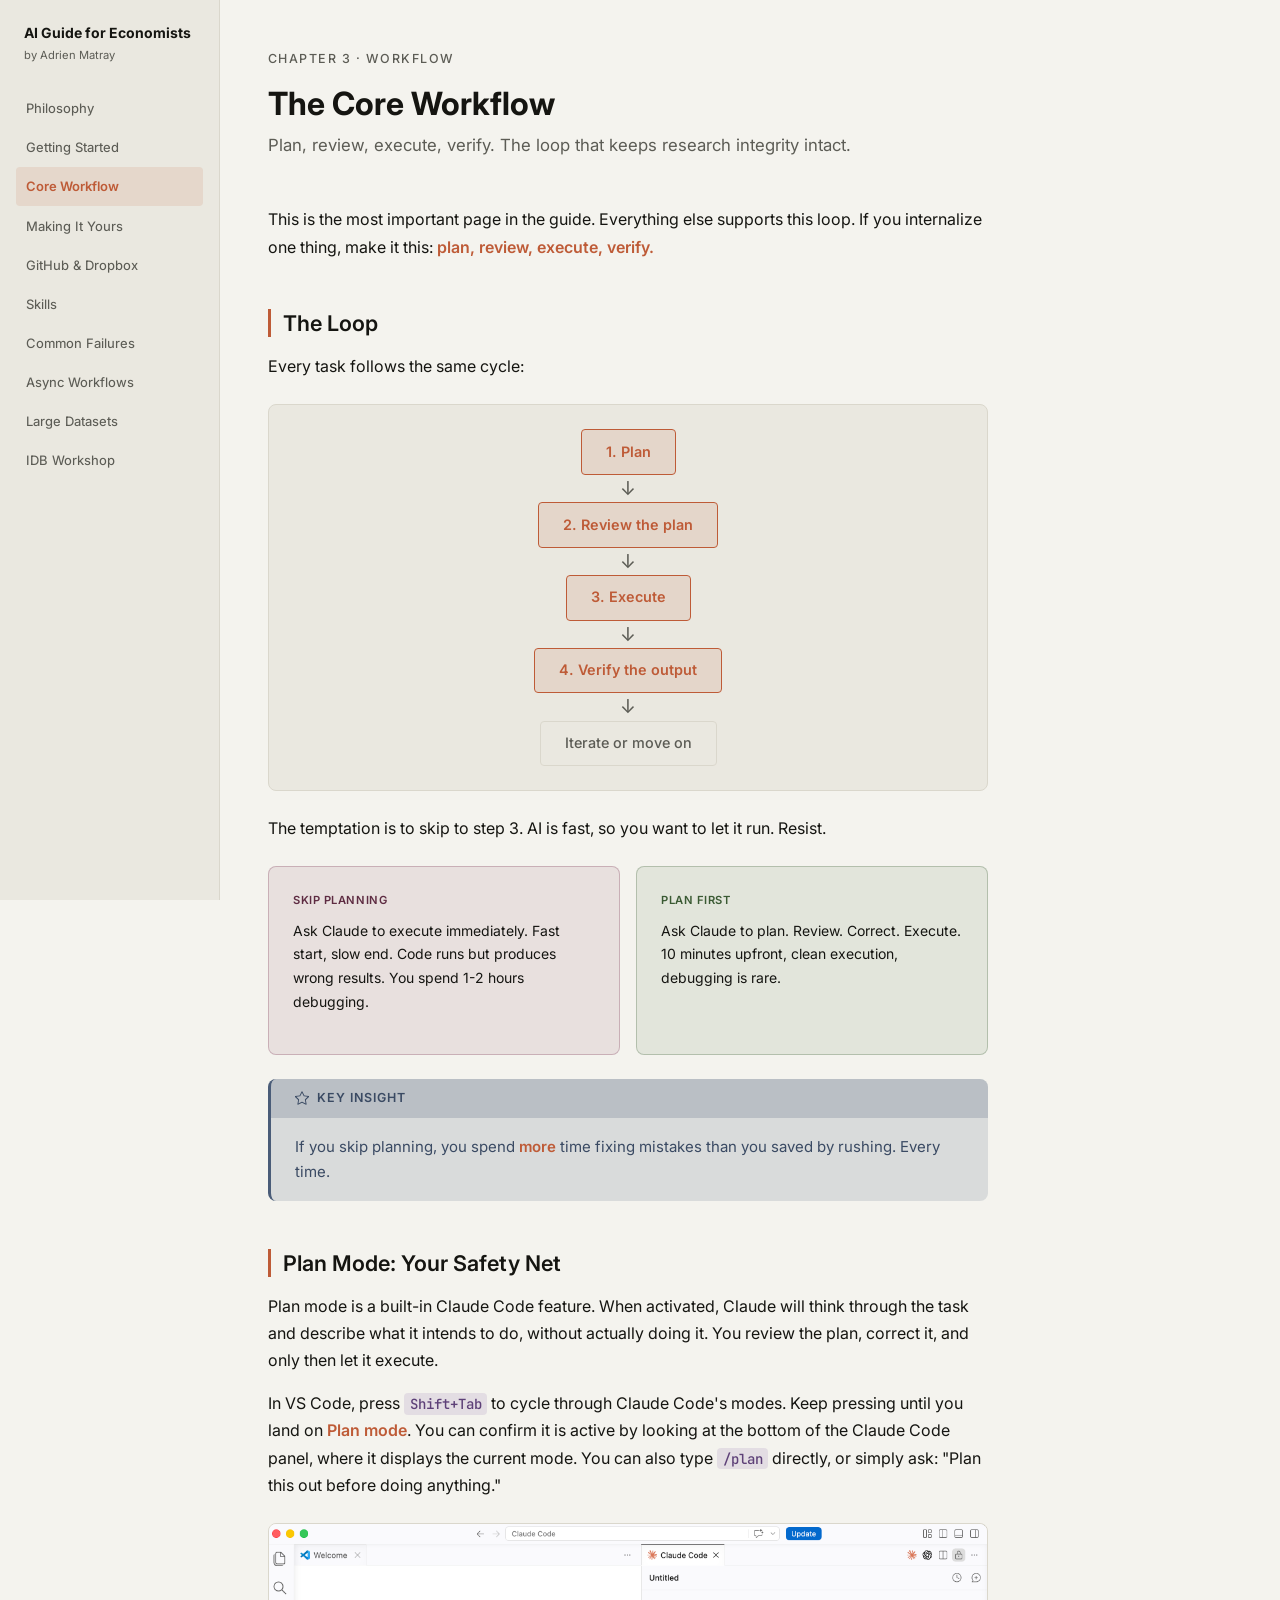
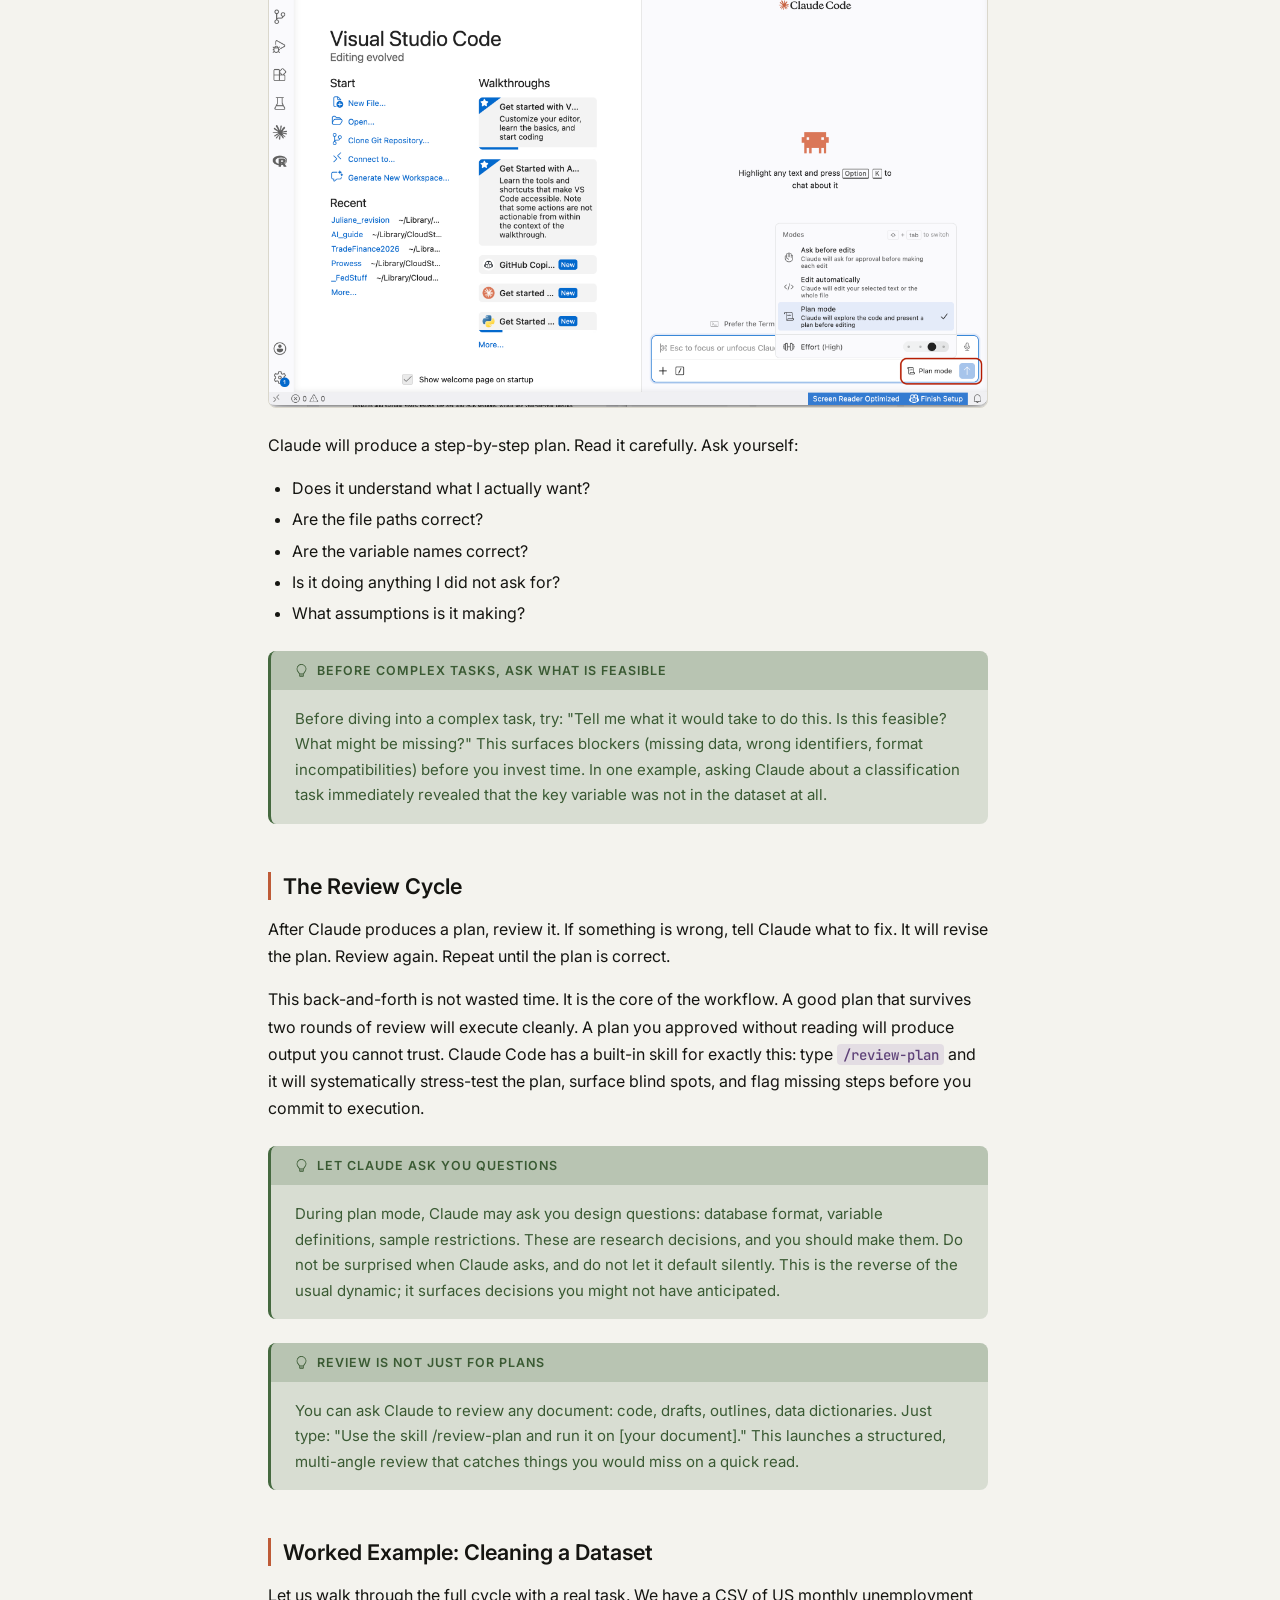
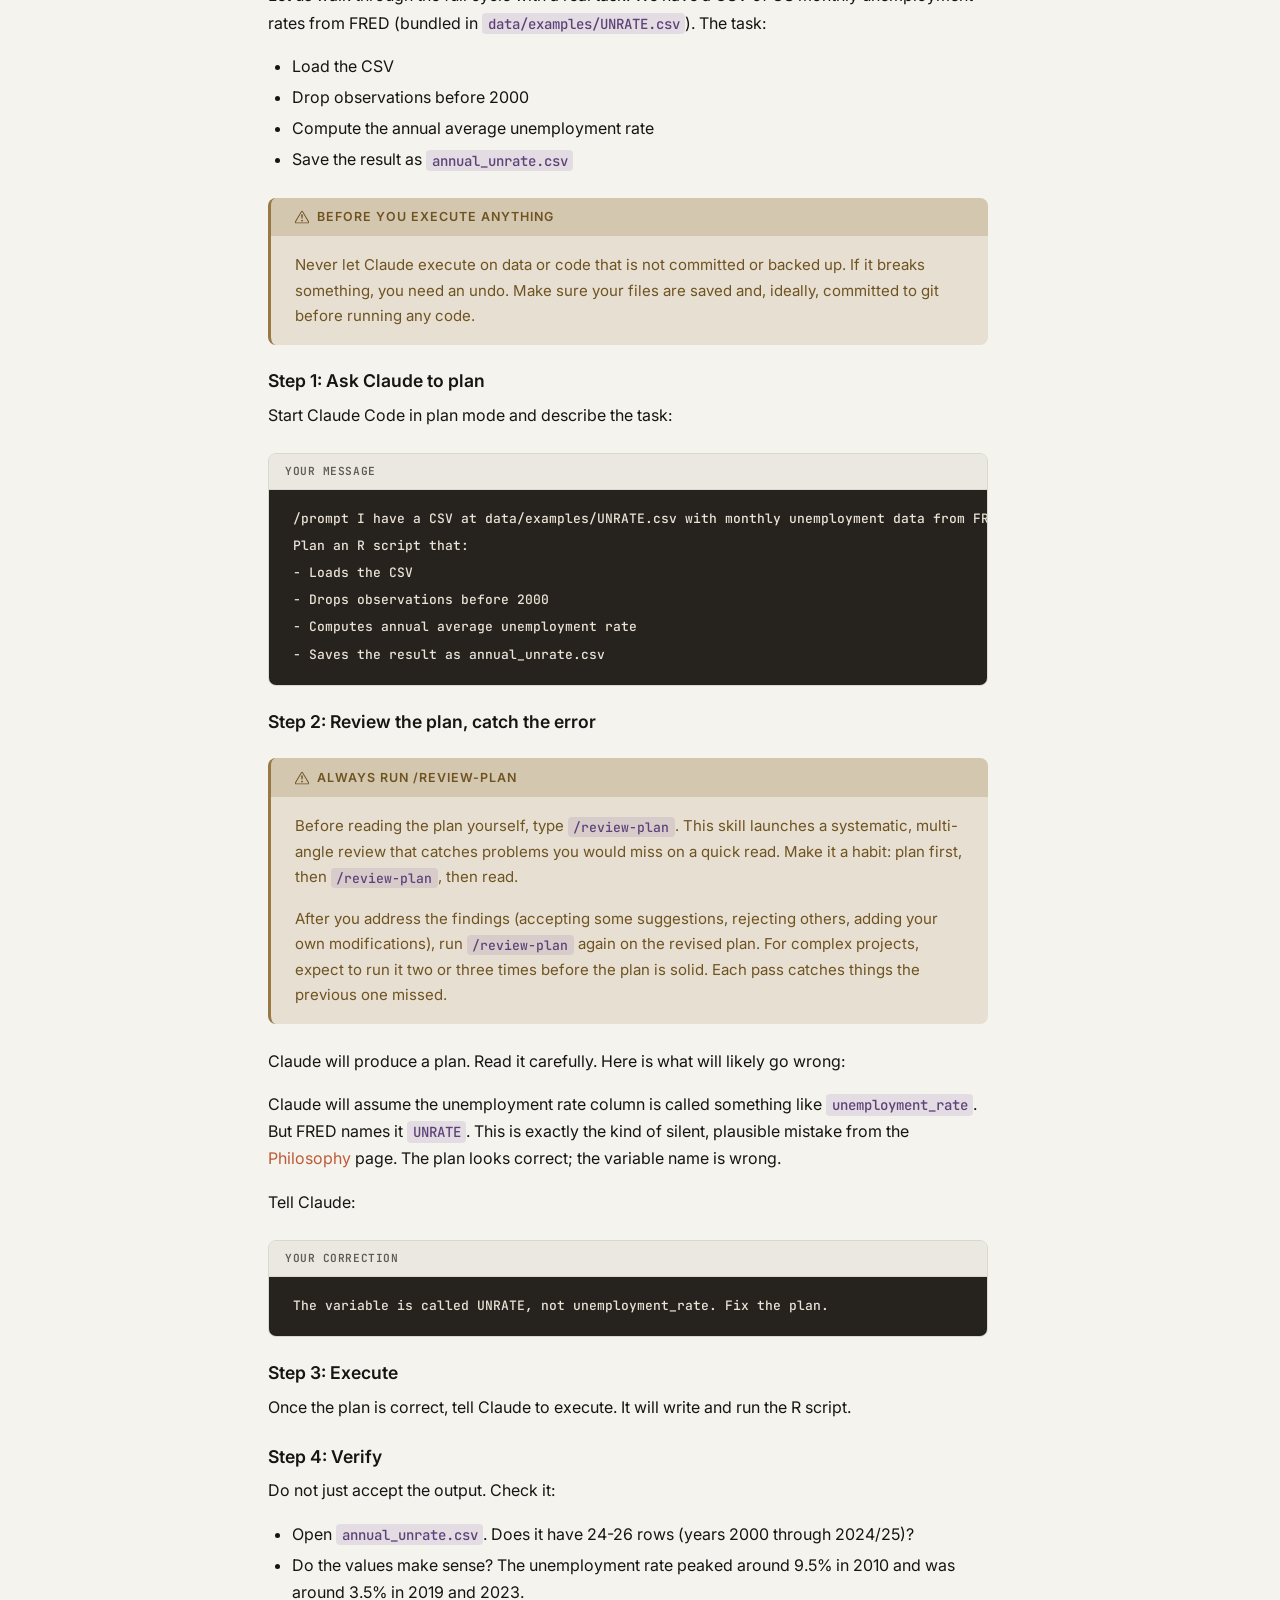
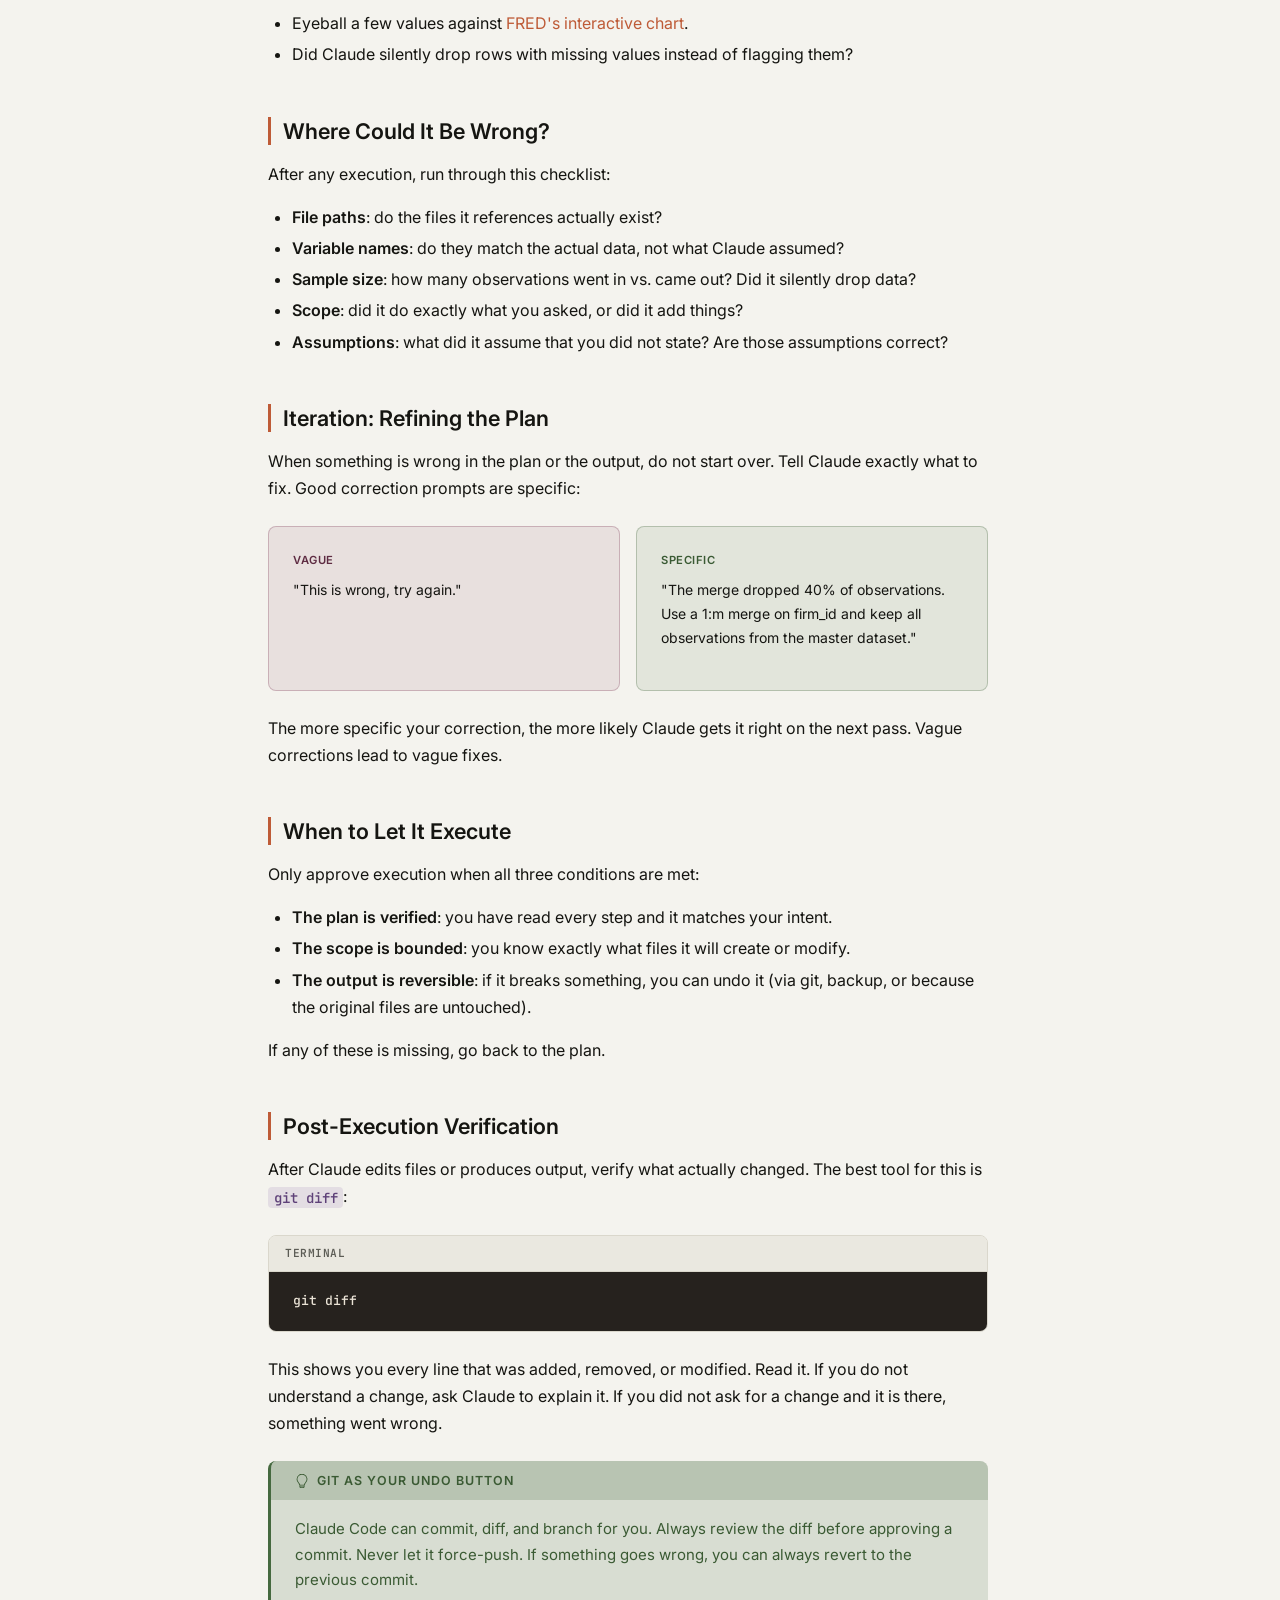
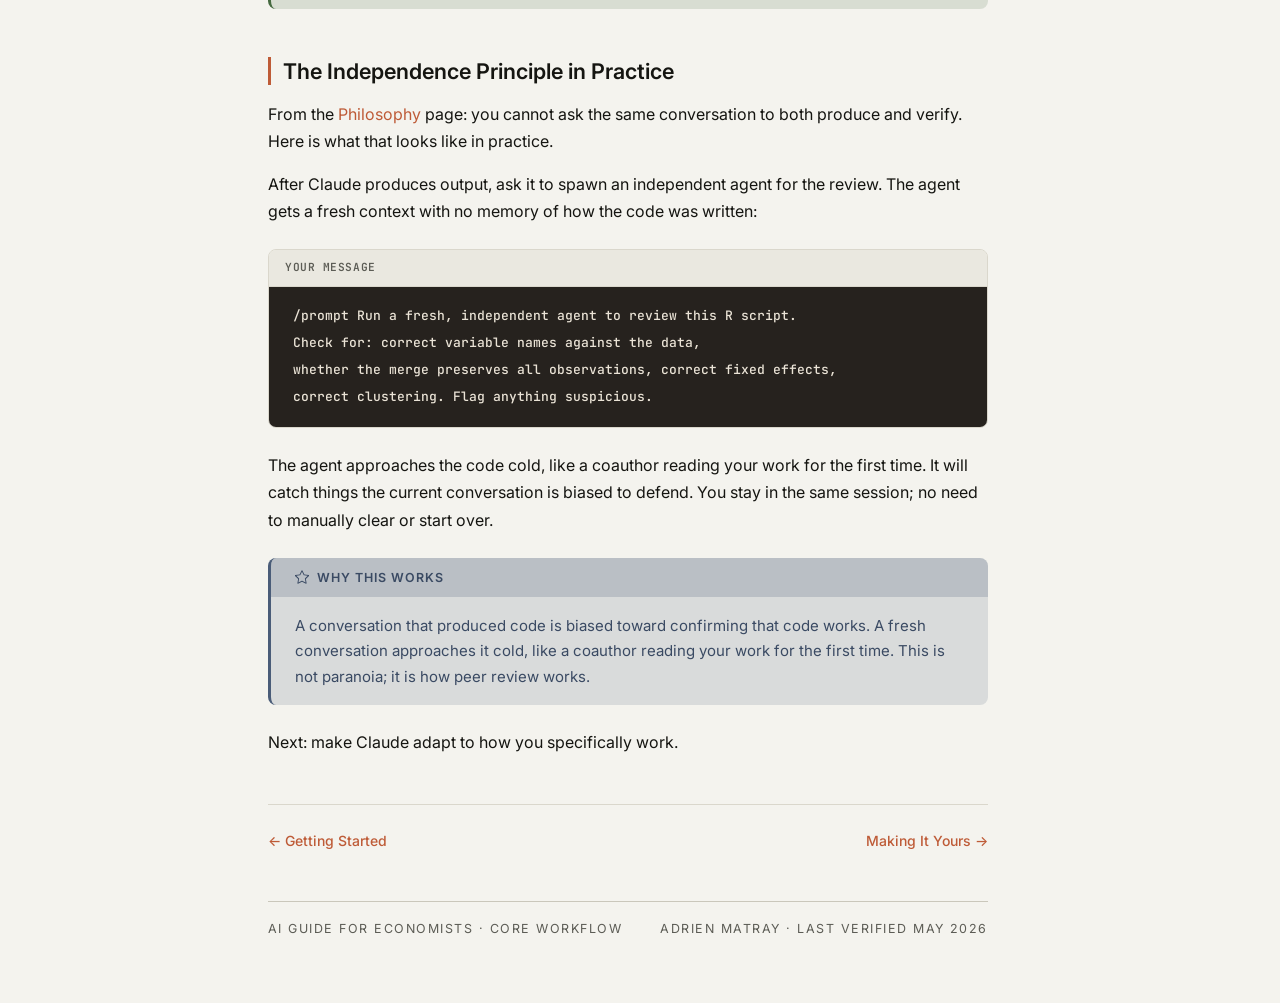
<file: core-workflow.html>
<!DOCTYPE html>
<html lang="en">
<head>
  <meta charset="UTF-8">
  <meta name="viewport" content="width=device-width, initial-scale=1.0">
  <title>The Core Workflow: Plan, Review, Execute, Verify | An AI Guide for Economists</title>
  <link rel="preconnect" href="https://fonts.googleapis.com"><link rel="preconnect" href="https://fonts.gstatic.com" crossorigin><link rel="stylesheet" href="https://fonts.googleapis.com/css2?family=Inter:wght@400;500;600;700&family=JetBrains+Mono:wght@400;500&display=swap"><link rel="stylesheet" href="css/style.css">
  <link rel="icon" href="data:image/svg+xml,<svg xmlns='http://www.w3.org/2000/svg' viewBox='0 0 100 100'><text y='.9em' font-size='90'>&#x1F4BB;</text></svg>">
  <meta name="description" content="The plan, review, execute, verify loop that keeps research integrity intact when working with Claude Code. From Adrien Matray's guide for economists.">
  <meta name="author" content="Adrien Matray">
  <link rel="canonical" href="https://adrienmatray-ai.com/core-workflow.html">
  <meta property="og:type" content="article">
  <meta property="og:site_name" content="An AI Guide for Economists">
  <meta property="og:title" content="The Core Workflow: Plan, Review, Execute, Verify | An AI Guide for Economists">
  <meta property="og:description" content="The plan, review, execute, verify loop that keeps research integrity intact when working with Claude Code. From Adrien Matray's guide for economists.">
  <meta property="og:url" content="https://adrienmatray-ai.com/core-workflow.html">
  <meta name="twitter:card" content="summary_large_image">
  <meta property="og:image" content="https://adrienmatray-ai.com/img/og-card.png">
  <meta property="og:image:width" content="1200">
  <meta property="og:image:height" content="630">
  <meta name="twitter:image" content="https://adrienmatray-ai.com/img/og-card.png">
  <script type="application/ld+json">
{"@context":"https://schema.org","@type":"TechArticle","headline":"The Core Workflow","description":"The plan, review, execute, verify loop that keeps research integrity intact when working with Claude Code. From Adrien Matray's guide for economists.","inLanguage":"en","url":"https://adrienmatray-ai.com/core-workflow.html","author":{"@type":"Person","@id":"https://adrienmatray-ai.com/#adrien-matray","name":"Adrien Matray"},"publisher":{"@type":"Person","@id":"https://adrienmatray-ai.com/#adrien-matray","name":"Adrien Matray"},"isPartOf":{"@type":"WebSite","@id":"https://adrienmatray-ai.com/#website","name":"An AI Guide for Economists"}}
  </script>
</head>
<body>
  <details class="mobile-nav">
    <summary>AI Guide for Economists - Menu</summary>
    <ul class="nav-links">
      <li><a href="index.html">Philosophy</a></li>
      <li><a href="getting-started.html">Getting Started</a></li>
      <li><a href="core-workflow.html" class="nav-active">Core Workflow</a></li>
      <li><a href="making-it-yours.html">Making It Yours</a></li>
      <li><a href="github-dropbox.html">GitHub &amp; Dropbox</a></li>
      <li><a href="skills.html">Skills</a></li>
      <li><a href="common-failures.html">Common Failures</a></li>
      <li><a href="async-workflows.html">Async Workflows</a></li>
      <li><a href="large-datasets.html">Large Datasets</a></li>
      <li><a href="idb-workshop.html">IDB Workshop</a></li>
    </ul>
  </details>

  <div class="page-wrapper">
    <nav class="site-nav">
      <div class="nav-brand">
        <span class="nav-title">AI Guide for Economists</span>
        <span class="nav-subtitle">by Adrien Matray</span>
      </div>
      <ul class="nav-links">
        <li><a href="index.html">Philosophy</a></li>
        <li><a href="getting-started.html">Getting Started</a></li>
        <li><a href="core-workflow.html" class="nav-active">Core Workflow</a></li>
        <li><a href="making-it-yours.html">Making It Yours</a></li>
        <li><a href="github-dropbox.html">GitHub &amp; Dropbox</a></li>
        <li><a href="skills.html">Skills</a></li>
        <li><a href="common-failures.html">Common Failures</a></li>
        <li><a href="async-workflows.html">Async Workflows</a></li>
        <li><a href="large-datasets.html">Large Datasets</a></li>
        <li><a href="idb-workshop.html">IDB Workshop</a></li>
      </ul>
    </nav>

    <main class="content">
      <div class="kicker">Chapter 3 &middot; Workflow</div>
      <h1>The Core Workflow</h1>
      <p class="subtitle">Plan, review, execute, verify. The loop that keeps research integrity intact.</p>

      <p>This is the most important page in the guide. Everything else supports this loop. If you internalize one thing, make it this: <em>plan, review, execute, verify.</em></p>

      <h2>The Loop</h2>

      <p>Every task follows the same cycle:</p>

      <div class="workflow-diagram">
        <div class="workflow-step">1. Plan</div>
        <div class="workflow-arrow">&darr;</div>
        <div class="workflow-step">2. Review the plan</div>
        <div class="workflow-arrow">&darr;</div>
        <div class="workflow-step">3. Execute</div>
        <div class="workflow-arrow">&darr;</div>
        <div class="workflow-step">4. Verify the output</div>
        <div class="workflow-arrow">&darr;</div>
        <div class="workflow-step workflow-step-repeat">Iterate or move on</div>
      </div>

      <p>The temptation is to skip to step 3. AI is fast, so you want to let it run. Resist.</p>

      <div class="comparison-grid">
        <div class="bad">
          <span class="label">Skip planning</span>
          <p>Ask Claude to execute immediately. Fast start, slow end. Code runs but produces wrong results. You spend 1-2 hours debugging.</p>
        </div>
        <div class="good">
          <span class="label">Plan first</span>
          <p>Ask Claude to plan. Review. Correct. Execute. 10 minutes upfront, clean execution, debugging is rare.</p>
        </div>
      </div>

      <aside class="callout callout-philosophy">
        <span class="callout-label">Key insight</span>
        <p>If you skip planning, you spend <em>more</em> time fixing mistakes than you saved by rushing. Every time.</p>
      </aside>

      <h2>Plan Mode: Your Safety Net</h2>

      <p>Plan mode is a built-in Claude Code feature. When activated, Claude will think through the task and describe what it intends to do, without actually doing it. You review the plan, correct it, and only then let it execute.</p>

      <p>In VS Code, press <code>Shift+Tab</code> to cycle through Claude Code's modes. Keep pressing until you land on <em>Plan mode</em>. You can confirm it is active by looking at the bottom of the Claude Code panel, where it displays the current mode. You can also type <code>/plan</code> directly, or simply ask: "Plan this out before doing anything."</p>

      <figure class="screenshot">
        <img src="img/screenshots/vscode_plan_mode.png" alt="The Claude Code panel in VS Code showing the mode selector. Plan mode is selected, indicated by a checkmark next to 'Plan mode' and the label visible at the bottom of the panel.">
      </figure>

      <p>Claude will produce a step-by-step plan. Read it carefully. Ask yourself:</p>

      <ul>
        <li>Does it understand what I actually want?</li>
        <li>Are the file paths correct?</li>
        <li>Are the variable names correct?</li>
        <li>Is it doing anything I did not ask for?</li>
        <li>What assumptions is it making?</li>
      </ul>

      <aside class="callout callout-tip">
        <span class="callout-label">Before complex tasks, ask what is feasible</span>
        <p>Before diving into a complex task, try: "Tell me what it would take to do this. Is this feasible? What might be missing?" This surfaces blockers (missing data, wrong identifiers, format incompatibilities) before you invest time. In one example, asking Claude about a classification task immediately revealed that the key variable was not in the dataset at all.</p>
      </aside>

      <h2>The Review Cycle</h2>

      <p>After Claude produces a plan, review it. If something is wrong, tell Claude what to fix. It will revise the plan. Review again. Repeat until the plan is correct.</p>

      <p>This back-and-forth is not wasted time. It is the core of the workflow. A good plan that survives two rounds of review will execute cleanly. A plan you approved without reading will produce output you cannot trust. Claude Code has a built-in skill for exactly this: type <code>/review-plan</code> and it will systematically stress-test the plan, surface blind spots, and flag missing steps before you commit to execution.</p>

      <aside class="callout callout-tip">
        <span class="callout-label">Let Claude ask you questions</span>
        <p>During plan mode, Claude may ask you design questions: database format, variable definitions, sample restrictions. These are research decisions, and you should make them. Do not be surprised when Claude asks, and do not let it default silently. This is the reverse of the usual dynamic; it surfaces decisions you might not have anticipated.</p>
      </aside>

      <aside class="callout callout-tip">
        <span class="callout-label">Review is not just for plans</span>
        <p>You can ask Claude to review any document: code, drafts, outlines, data dictionaries. Just type: "Use the skill /review-plan and run it on [your document]." This launches a structured, multi-angle review that catches things you would miss on a quick read.</p>
      </aside>

      <h2>Worked Example: Cleaning a Dataset</h2>

      <p>Let us walk through the full cycle with a real task. We have a CSV of US monthly unemployment rates from FRED (bundled in <code>data/examples/UNRATE.csv</code>). The task:</p>

      <ul>
        <li>Load the CSV</li>
        <li>Drop observations before 2000</li>
        <li>Compute the annual average unemployment rate</li>
        <li>Save the result as <code>annual_unrate.csv</code></li>
      </ul>

      <aside class="callout callout-warning">
        <span class="callout-label">Before you execute anything</span>
        <p>Never let Claude execute on data or code that is not committed or backed up. If it breaks something, you need an undo. Make sure your files are saved and, ideally, committed to git before running any code.</p>
      </aside>

      <h3>Step 1: Ask Claude to plan</h3>

      <p>Start Claude Code in plan mode and describe the task:</p>

      <div class="code-block">
        <div class="code-header">Your message</div>
        <pre><code>/prompt I have a CSV at data/examples/UNRATE.csv with monthly unemployment data from FRED.
Plan an R script that:
- Loads the CSV
- Drops observations before 2000
- Computes annual average unemployment rate
- Saves the result as annual_unrate.csv</code></pre>
      </div>

      <h3>Step 2: Review the plan, catch the error</h3>

      <aside class="callout callout-warning">
        <span class="callout-label">Always run /review-plan</span>
        <p>Before reading the plan yourself, type <code>/review-plan</code>. This skill launches a systematic, multi-angle review that catches problems you would miss on a quick read. Make it a habit: plan first, then <code>/review-plan</code>, then read.</p>
        <p>After you address the findings (accepting some suggestions, rejecting others, adding your own modifications), run <code>/review-plan</code> again on the revised plan. For complex projects, expect to run it two or three times before the plan is solid. Each pass catches things the previous one missed.</p>
      </aside>

      <p>Claude will produce a plan. Read it carefully. Here is what will likely go wrong:</p>

      <p>Claude will assume the unemployment rate column is called something like <code>unemployment_rate</code>. But FRED names it <code>UNRATE</code>. This is exactly the kind of silent, plausible mistake from the <a href="index.html">Philosophy</a> page. The plan looks correct; the variable name is wrong.</p>

      <p>Tell Claude:</p>

      <div class="code-block">
        <div class="code-header">Your correction</div>
        <pre><code>The variable is called UNRATE, not unemployment_rate. Fix the plan.</code></pre>
      </div>

      <h3>Step 3: Execute</h3>

      <p>Once the plan is correct, tell Claude to execute. It will write and run the R script.</p>

      <h3>Step 4: Verify</h3>

      <p>Do not just accept the output. Check it:</p>

      <ul>
        <li>Open <code>annual_unrate.csv</code>. Does it have 24-26 rows (years 2000 through 2024/25)?</li>
        <li>Do the values make sense? The unemployment rate peaked around 9.5% in 2010 and was around 3.5% in 2019 and 2023.</li>
        <li>Eyeball a few values against <a href="https://fred.stlouisfed.org/series/UNRATE">FRED's interactive chart</a>.</li>
        <li>Did Claude silently drop rows with missing values instead of flagging them?</li>
      </ul>


      <h2>Where Could It Be Wrong?</h2>

      <p>After any execution, run through this checklist:</p>

      <ul>
        <li><strong>File paths</strong>: do the files it references actually exist?</li>
        <li><strong>Variable names</strong>: do they match the actual data, not what Claude assumed?</li>
        <li><strong>Sample size</strong>: how many observations went in vs. came out? Did it silently drop data?</li>
        <li><strong>Scope</strong>: did it do exactly what you asked, or did it add things?</li>
        <li><strong>Assumptions</strong>: what did it assume that you did not state? Are those assumptions correct?</li>
      </ul>

      <h2>Iteration: Refining the Plan</h2>

      <p>When something is wrong in the plan or the output, do not start over. Tell Claude exactly what to fix. Good correction prompts are specific:</p>

      <div class="comparison-grid">
        <div class="bad">
          <span class="label">Vague</span>
          <p>"This is wrong, try again."</p>
        </div>
        <div class="good">
          <span class="label">Specific</span>
          <p>"The merge dropped 40% of observations. Use a 1:m merge on firm_id and keep all observations from the master dataset."</p>
        </div>
      </div>

      <p>The more specific your correction, the more likely Claude gets it right on the next pass. Vague corrections lead to vague fixes.</p>

      <h2>When to Let It Execute</h2>

      <p>Only approve execution when all three conditions are met:</p>

      <ul>
        <li><strong>The plan is verified</strong>: you have read every step and it matches your intent.</li>
        <li><strong>The scope is bounded</strong>: you know exactly what files it will create or modify.</li>
        <li><strong>The output is reversible</strong>: if it breaks something, you can undo it (via git, backup, or because the original files are untouched).</li>
      </ul>

      <p>If any of these is missing, go back to the plan.</p>

      <h2>Post-Execution Verification</h2>

      <p>After Claude edits files or produces output, verify what actually changed. The best tool for this is <code>git diff</code>:</p>

      <div class="code-block">
        <div class="code-header">Terminal</div>
        <pre><code>git diff</code></pre>
      </div>

      <p>This shows you every line that was added, removed, or modified. Read it. If you do not understand a change, ask Claude to explain it. If you did not ask for a change and it is there, something went wrong.</p>

      <aside class="callout callout-tip">
        <span class="callout-label">Git as your undo button</span>
        <p>Claude Code can commit, diff, and branch for you. Always review the diff before approving a commit. Never let it force-push. If something goes wrong, you can always revert to the previous commit.</p>
      </aside>

      <h2>The Independence Principle in Practice</h2>

      <p>From the <a href="index.html">Philosophy</a> page: you cannot ask the same conversation to both produce and verify. Here is what that looks like in practice.</p>

      <p>After Claude produces output, ask it to spawn an independent agent for the review. The agent gets a fresh context with no memory of how the code was written:</p>

      <div class="code-block">
        <div class="code-header">Your message</div>
        <pre><code>/prompt Run a fresh, independent agent to review this R script.
Check for: correct variable names against the data,
whether the merge preserves all observations, correct fixed effects,
correct clustering. Flag anything suspicious.</code></pre>
      </div>

      <p>The agent approaches the code cold, like a coauthor reading your work for the first time. It will catch things the current conversation is biased to defend. You stay in the same session; no need to manually clear or start over.</p>

      <aside class="callout callout-philosophy">
        <span class="callout-label">Why this works</span>
        <p>A conversation that produced code is biased toward confirming that code works. A fresh conversation approaches it cold, like a coauthor reading your work for the first time. This is not paranoia; it is how peer review works.</p>
      </aside>

      <p>Next: make Claude adapt to how you specifically work.</p>

      <nav class="page-nav">
        <a href="getting-started.html" class="prev">&larr; Getting Started</a>
        <a href="making-it-yours.html" class="next">Making It Yours &rarr;</a>
      </nav>

      <footer class="footer-meta">
        <span>AI Guide for Economists &middot; Core Workflow</span>
        <span>Adrien Matray &middot; Last verified May 2026</span>
      </footer>
    </main>
  </div>
</body>
</html>
</file>
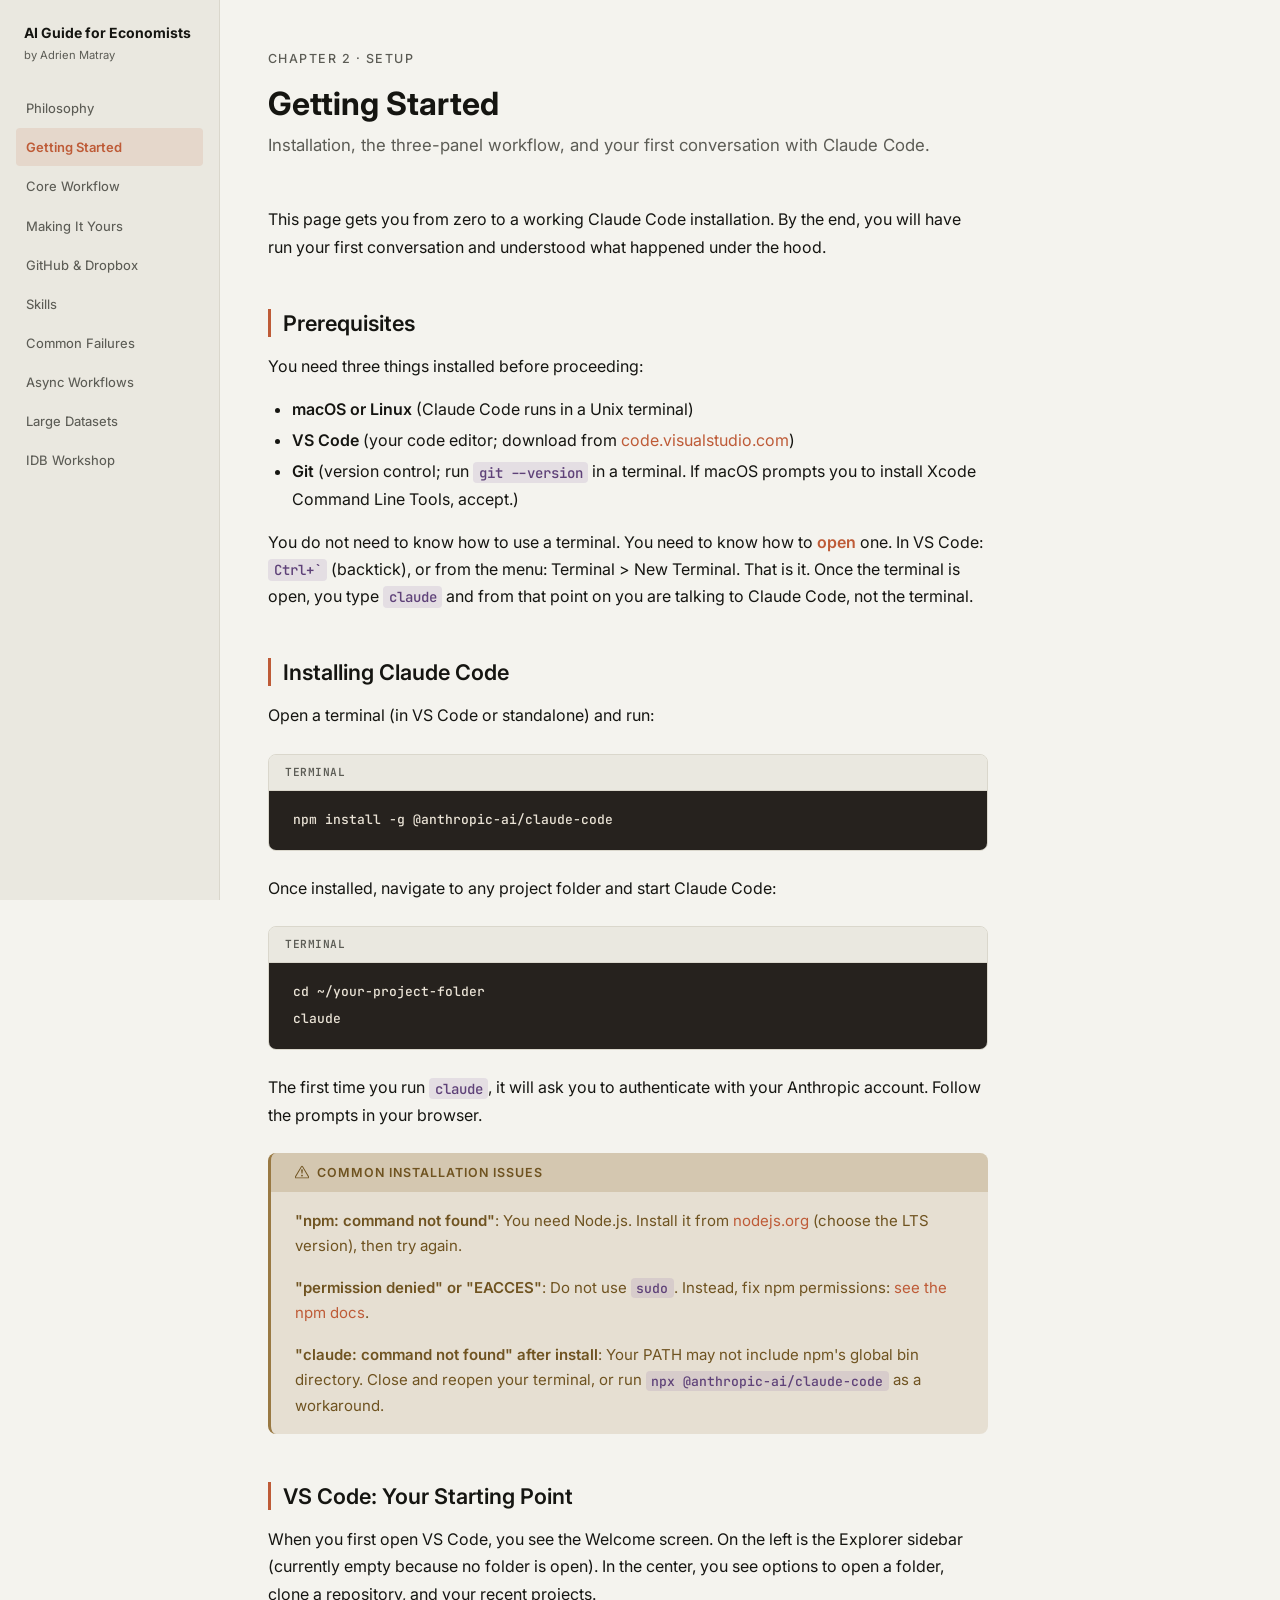
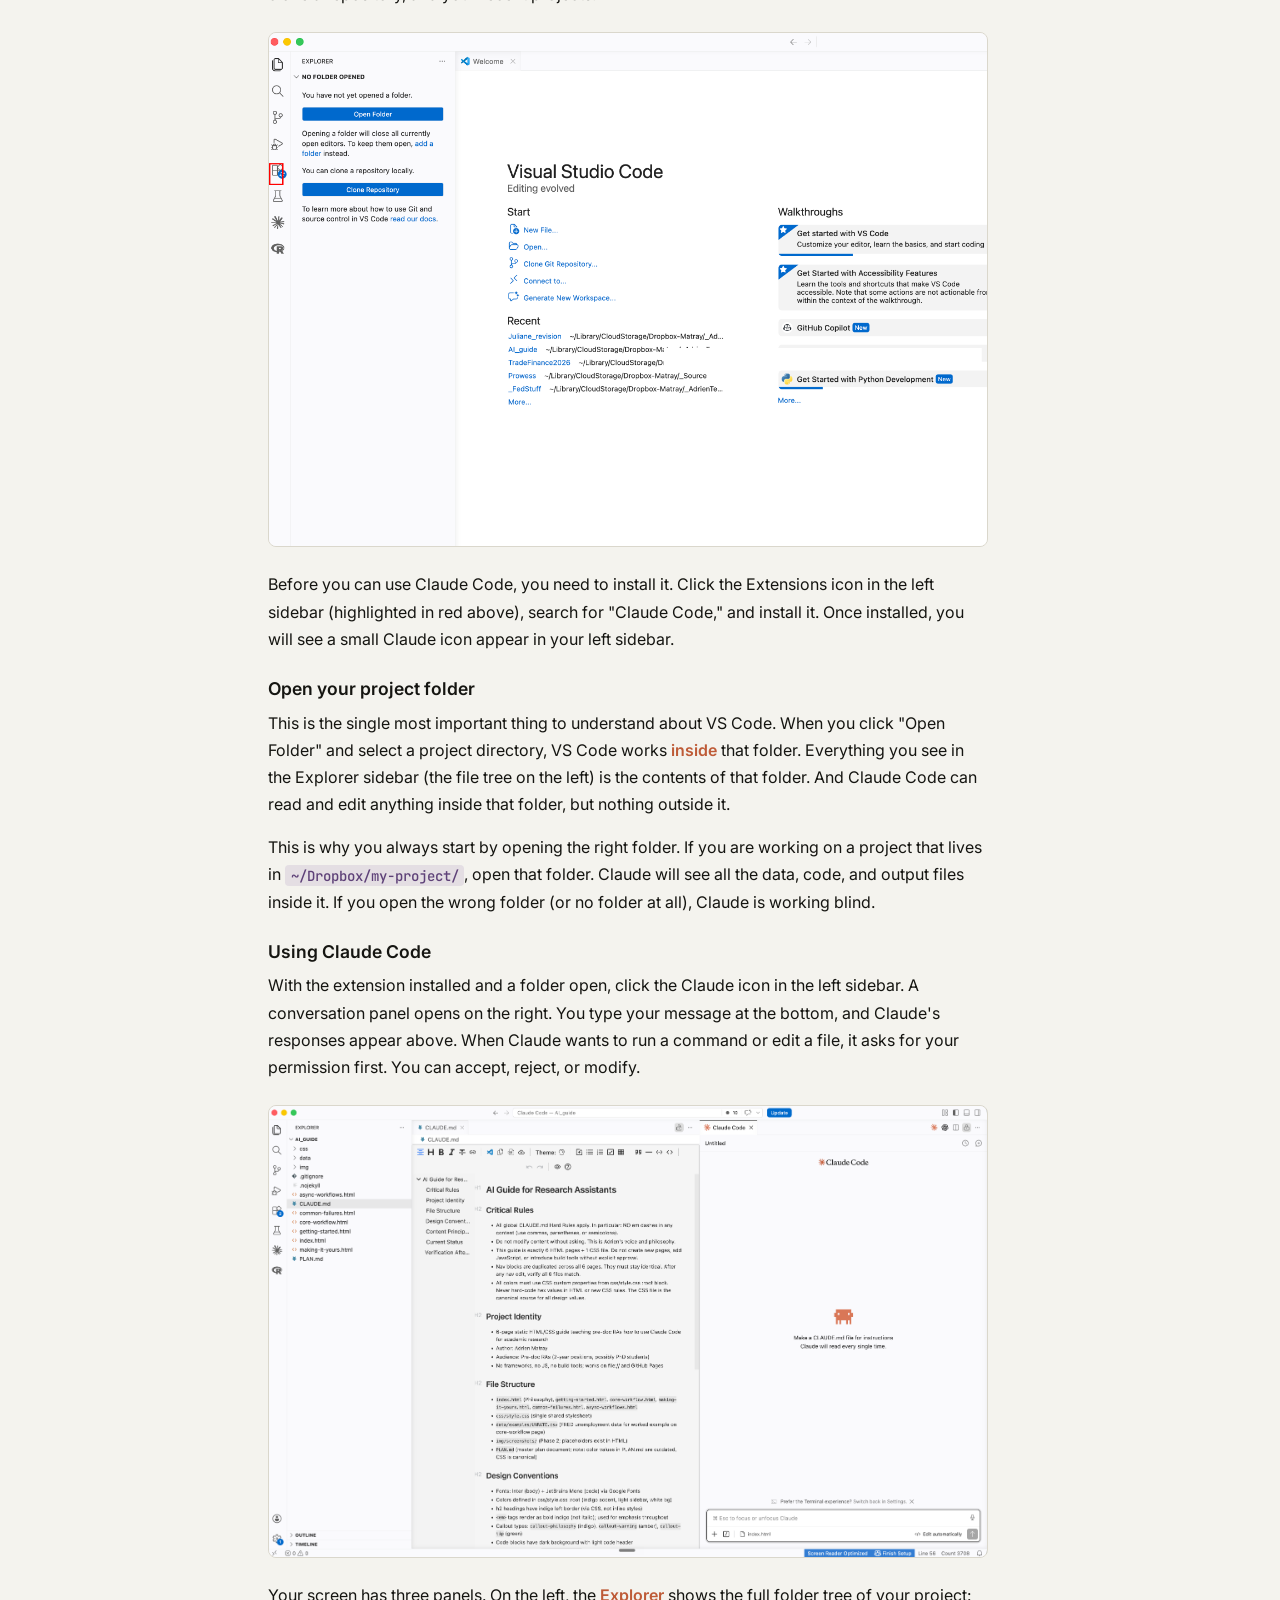
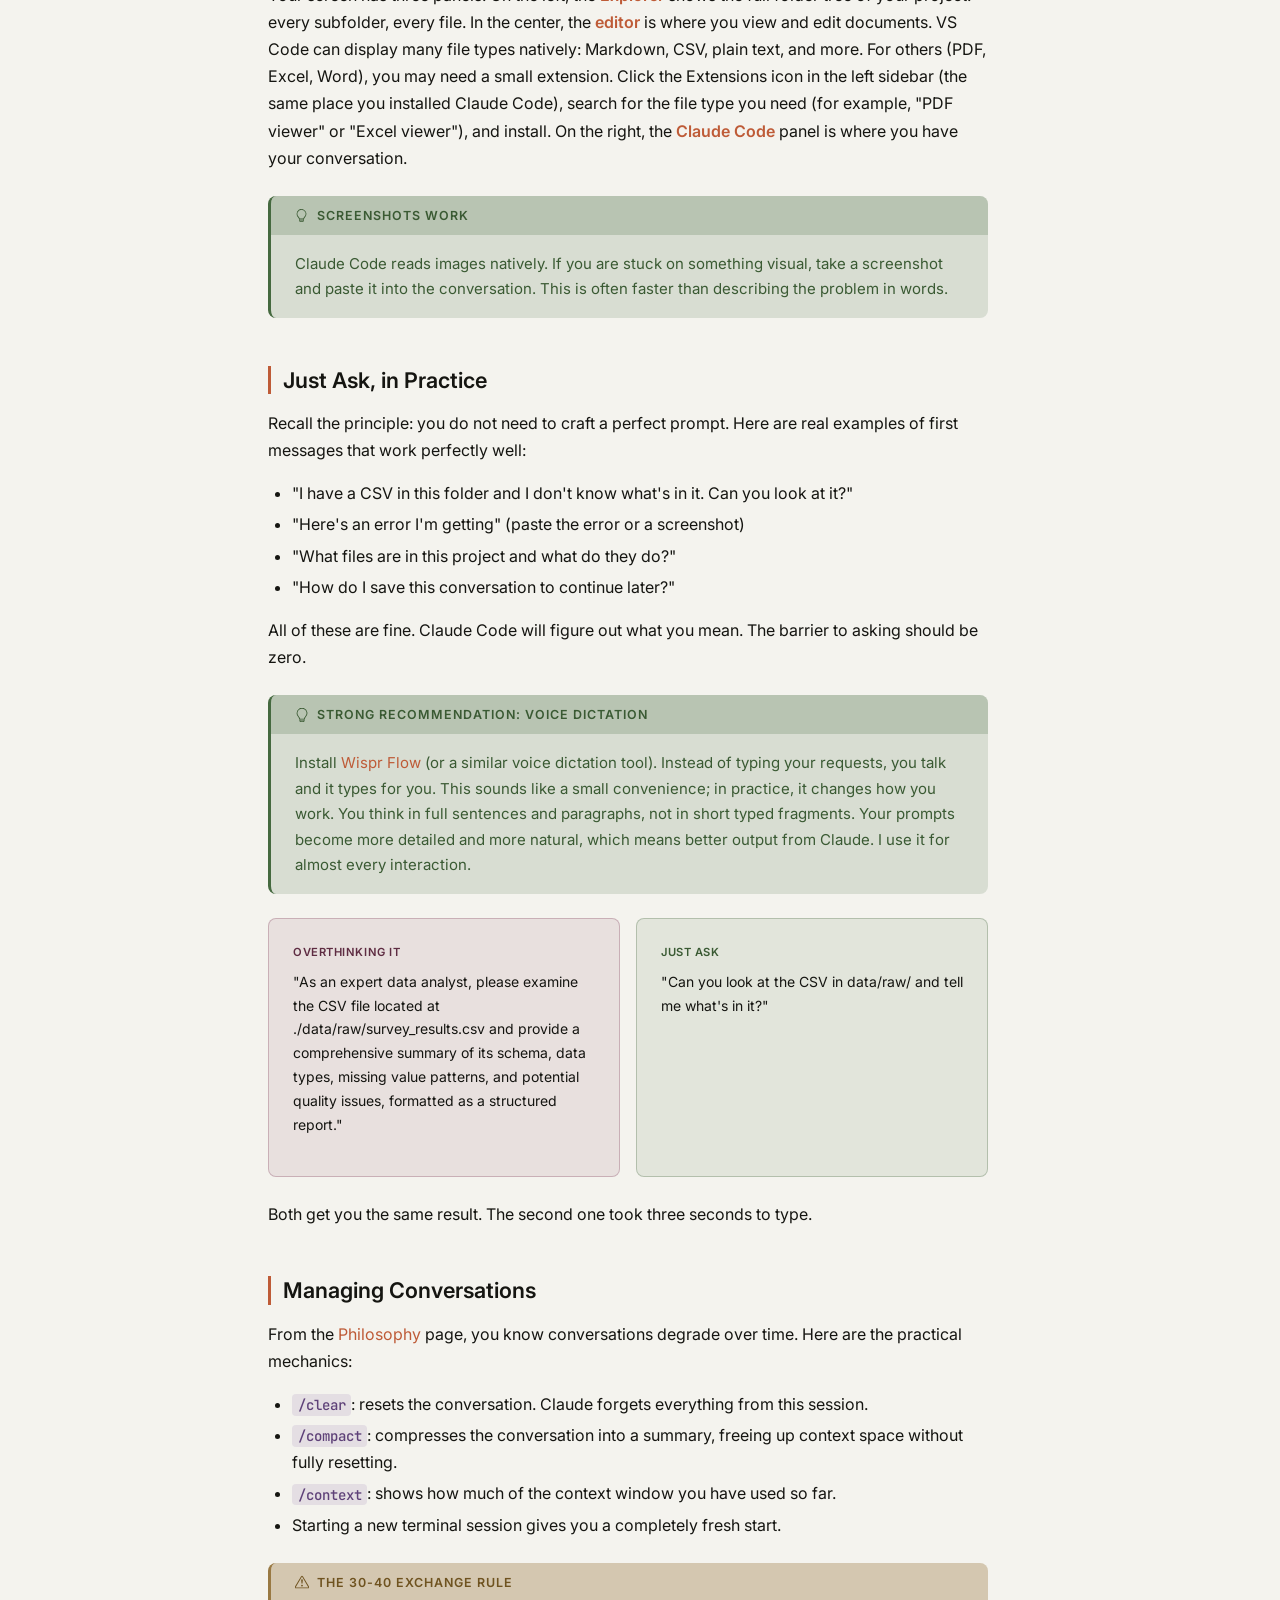
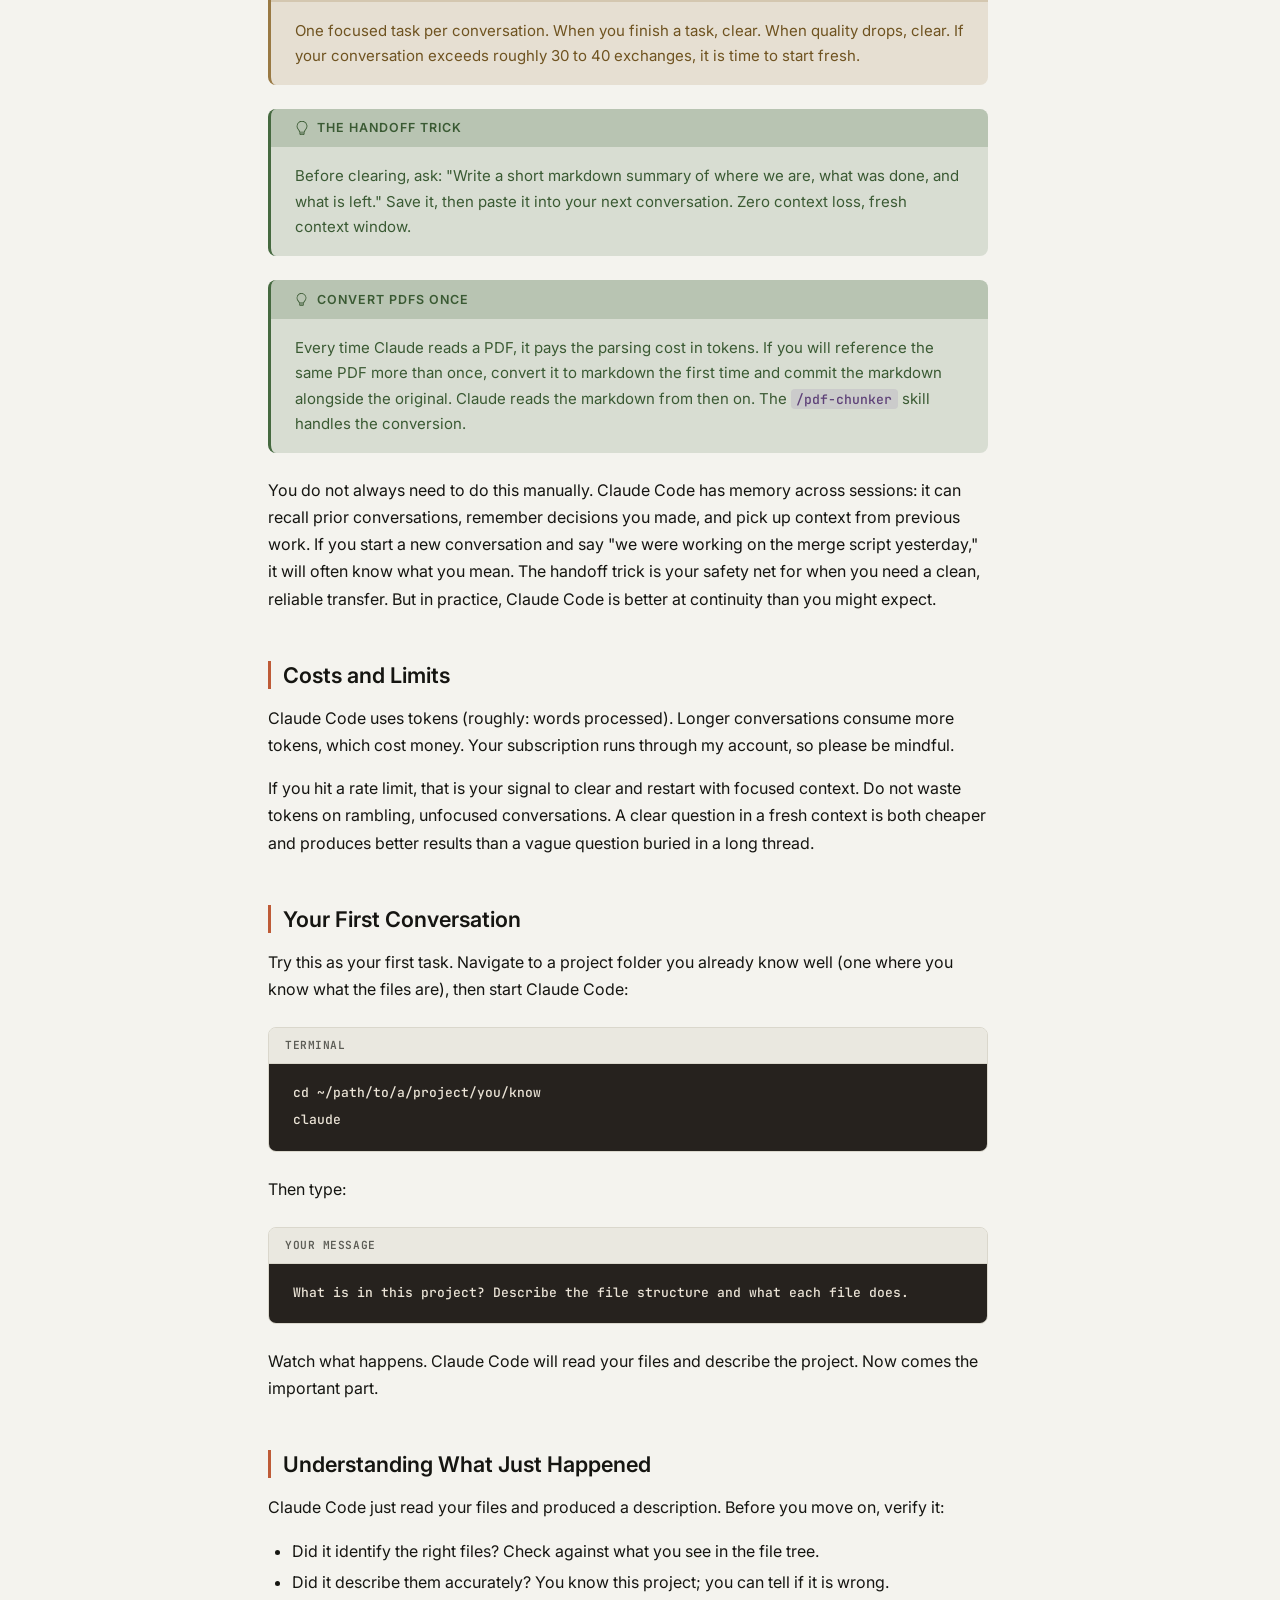
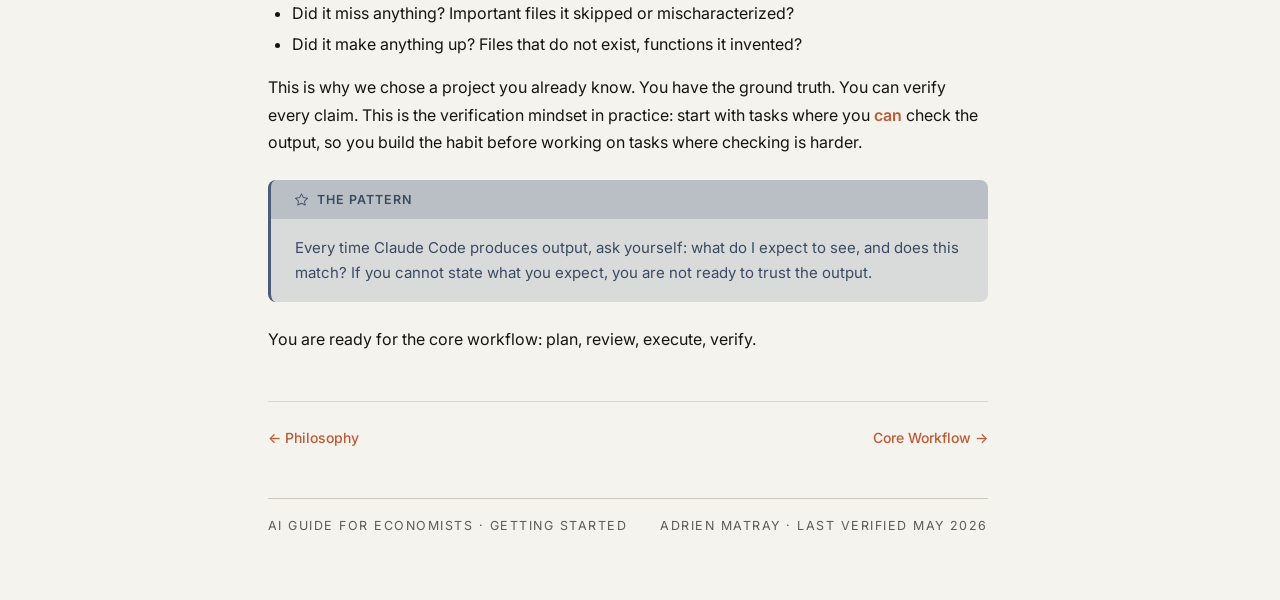
<file: getting-started.html>
<!DOCTYPE html>
<html lang="en">
<head>
  <meta charset="UTF-8">
  <meta name="viewport" content="width=device-width, initial-scale=1.0">
  <title>Getting Started with Claude Code | An AI Guide for Economists</title>
  <link rel="preconnect" href="https://fonts.googleapis.com"><link rel="preconnect" href="https://fonts.gstatic.com" crossorigin><link rel="stylesheet" href="https://fonts.googleapis.com/css2?family=Inter:wght@400;500;600;700&family=JetBrains+Mono:wght@400;500&display=swap"><link rel="stylesheet" href="css/style.css">
  <link rel="icon" href="data:image/svg+xml,<svg xmlns='http://www.w3.org/2000/svg' viewBox='0 0 100 100'><text y='.9em' font-size='90'>&#x1F4BB;</text></svg>">
  <meta name="description" content="Install Claude Code, set up VS Code, and run your first verified task. The setup chapter of Adrien Matray's guide to AI for economists.">
  <meta name="author" content="Adrien Matray">
  <link rel="canonical" href="https://adrienmatray-ai.com/getting-started.html">
  <meta property="og:type" content="article">
  <meta property="og:site_name" content="An AI Guide for Economists">
  <meta property="og:title" content="Getting Started with Claude Code | An AI Guide for Economists">
  <meta property="og:description" content="Install Claude Code, set up VS Code, and run your first verified task. The setup chapter of Adrien Matray's guide to AI for economists.">
  <meta property="og:url" content="https://adrienmatray-ai.com/getting-started.html">
  <meta name="twitter:card" content="summary_large_image">
  <meta property="og:image" content="https://adrienmatray-ai.com/img/og-card.png">
  <meta property="og:image:width" content="1200">
  <meta property="og:image:height" content="630">
  <meta name="twitter:image" content="https://adrienmatray-ai.com/img/og-card.png">
  <script type="application/ld+json">
{"@context":"https://schema.org","@type":"TechArticle","headline":"Getting Started","description":"Install Claude Code, set up VS Code, and run your first verified task. The setup chapter of Adrien Matray's guide to AI for economists.","inLanguage":"en","url":"https://adrienmatray-ai.com/getting-started.html","author":{"@type":"Person","@id":"https://adrienmatray-ai.com/#adrien-matray","name":"Adrien Matray"},"publisher":{"@type":"Person","@id":"https://adrienmatray-ai.com/#adrien-matray","name":"Adrien Matray"},"isPartOf":{"@type":"WebSite","@id":"https://adrienmatray-ai.com/#website","name":"An AI Guide for Economists"}}
  </script>
</head>
<body>
  <details class="mobile-nav">
    <summary>AI Guide for Economists - Menu</summary>
    <ul class="nav-links">
      <li><a href="index.html">Philosophy</a></li>
      <li><a href="getting-started.html" class="nav-active">Getting Started</a></li>
      <li><a href="core-workflow.html">Core Workflow</a></li>
      <li><a href="making-it-yours.html">Making It Yours</a></li>
      <li><a href="github-dropbox.html">GitHub &amp; Dropbox</a></li>
      <li><a href="skills.html">Skills</a></li>
      <li><a href="common-failures.html">Common Failures</a></li>
      <li><a href="async-workflows.html">Async Workflows</a></li>
      <li><a href="large-datasets.html">Large Datasets</a></li>
      <li><a href="idb-workshop.html">IDB Workshop</a></li>
    </ul>
  </details>

  <div class="page-wrapper">
    <nav class="site-nav">
      <div class="nav-brand">
        <span class="nav-title">AI Guide for Economists</span>
        <span class="nav-subtitle">by Adrien Matray</span>
      </div>
      <ul class="nav-links">
        <li><a href="index.html">Philosophy</a></li>
        <li><a href="getting-started.html" class="nav-active">Getting Started</a></li>
        <li><a href="core-workflow.html">Core Workflow</a></li>
        <li><a href="making-it-yours.html">Making It Yours</a></li>
        <li><a href="github-dropbox.html">GitHub &amp; Dropbox</a></li>
        <li><a href="skills.html">Skills</a></li>
        <li><a href="common-failures.html">Common Failures</a></li>
        <li><a href="async-workflows.html">Async Workflows</a></li>
        <li><a href="large-datasets.html">Large Datasets</a></li>
        <li><a href="idb-workshop.html">IDB Workshop</a></li>
      </ul>
    </nav>

    <main class="content">
      <div class="kicker">Chapter 2 &middot; Setup</div>
      <h1>Getting Started</h1>
      <p class="subtitle">Installation, the three-panel workflow, and your first conversation with Claude Code.</p>

      <p>This page gets you from zero to a working Claude Code installation. By the end, you will have run your first conversation and understood what happened under the hood.</p>

      <h2>Prerequisites</h2>

      <p>You need three things installed before proceeding:</p>

      <ul>
        <li><strong>macOS or Linux</strong> (Claude Code runs in a Unix terminal)</li>
        <li><strong>VS Code</strong> (your code editor; download from <a href="https://code.visualstudio.com">code.visualstudio.com</a>)</li>
        <li><strong>Git</strong> (version control; run <code>git --version</code> in a terminal. If macOS prompts you to install Xcode Command Line Tools, accept.)</li>
      </ul>

      <p>You do not need to know how to use a terminal. You need to know how to <em>open</em> one. In VS Code: <code>Ctrl+`</code> (backtick), or from the menu: Terminal > New Terminal. That is it. Once the terminal is open, you type <code>claude</code> and from that point on you are talking to Claude Code, not the terminal.</p>

      <h2>Installing Claude Code</h2>

      <p>Open a terminal (in VS Code or standalone) and run:</p>

      <div class="code-block">
        <div class="code-header">Terminal</div>
        <pre><code>npm install -g @anthropic-ai/claude-code</code></pre>
      </div>

      <p>Once installed, navigate to any project folder and start Claude Code:</p>

      <div class="code-block">
        <div class="code-header">Terminal</div>
        <pre><code>cd ~/your-project-folder
claude</code></pre>
      </div>

      <p>The first time you run <code>claude</code>, it will ask you to authenticate with your Anthropic account. Follow the prompts in your browser.</p>

      <aside class="callout callout-warning">
        <span class="callout-label">Common installation issues</span>
        <p><strong>"npm: command not found"</strong>: You need Node.js. Install it from <a href="https://nodejs.org">nodejs.org</a> (choose the LTS version), then try again.</p>
        <p><strong>"permission denied" or "EACCES"</strong>: Do not use <code>sudo</code>. Instead, fix npm permissions: <a href="https://docs.npmjs.com/resolving-eacces-permissions-errors-when-installing-packages-globally">see the npm docs</a>.</p>
        <p><strong>"claude: command not found" after install</strong>: Your PATH may not include npm's global bin directory. Close and reopen your terminal, or run <code>npx @anthropic-ai/claude-code</code> as a workaround.</p>
      </aside>

      <h2>VS Code: Your Starting Point</h2>

      <p>When you first open VS Code, you see the Welcome screen. On the left is the Explorer sidebar (currently empty because no folder is open). In the center, you see options to open a folder, clone a repository, and your recent projects.</p>

      <figure class="screenshot">
        <img src="img/screenshots/vscode-entry-point.png" alt="The VS Code Welcome screen with no folder open. A red box highlights the Extensions icon in the left sidebar, which is where you click to install Claude Code.">
      </figure>

      <p>Before you can use Claude Code, you need to install it. Click the Extensions icon in the left sidebar (highlighted in red above), search for "Claude Code," and install it. Once installed, you will see a small Claude icon appear in your left sidebar.</p>

      <h3>Open your project folder</h3>

      <p>This is the single most important thing to understand about VS Code. When you click "Open Folder" and select a project directory, VS Code works <em>inside</em> that folder. Everything you see in the Explorer sidebar (the file tree on the left) is the contents of that folder. And Claude Code can read and edit anything inside that folder, but nothing outside it.</p>

      <p>This is why you always start by opening the right folder. If you are working on a project that lives in <code>~/Dropbox/my-project/</code>, open that folder. Claude will see all the data, code, and output files inside it. If you open the wrong folder (or no folder at all), Claude is working blind.</p>

      <h3>Using Claude Code</h3>

      <p>With the extension installed and a folder open, click the Claude icon in the left sidebar. A conversation panel opens on the right. You type your message at the bottom, and Claude's responses appear above. When Claude wants to run a command or edit a file, it asks for your permission first. You can accept, reject, or modify.</p>

      <figure class="screenshot">
        <img src="img/screenshots/vscode_running.png" alt="VS Code with a project folder open in the Explorer sidebar, a document open in the central editor, and the Claude Code conversation panel on the right.">
      </figure>

      <p>Your screen has three panels. On the left, the <em>Explorer</em> shows the full folder tree of your project: every subfolder, every file. In the center, the <em>editor</em> is where you view and edit documents. VS Code can display many file types natively: Markdown, CSV, plain text, and more. For others (PDF, Excel, Word), you may need a small extension. Click the Extensions icon in the left sidebar (the same place you installed Claude Code), search for the file type you need (for example, "PDF viewer" or "Excel viewer"), and install. On the right, the <em>Claude Code</em> panel is where you have your conversation.</p>

      <aside class="callout callout-tip">
        <span class="callout-label">Screenshots work</span>
        <p>Claude Code reads images natively. If you are stuck on something visual, take a screenshot and paste it into the conversation. This is often faster than describing the problem in words.</p>
      </aside>

      <h2>Just Ask, in Practice</h2>

      <p>Recall the principle: you do not need to craft a perfect prompt. Here are real examples of first messages that work perfectly well:</p>

      <ul>
        <li>"I have a CSV in this folder and I don't know what's in it. Can you look at it?"</li>
        <li>"Here's an error I'm getting" (paste the error or a screenshot)</li>
        <li>"What files are in this project and what do they do?"</li>
        <li>"How do I save this conversation to continue later?"</li>
      </ul>

      <p>All of these are fine. Claude Code will figure out what you mean. The barrier to asking should be zero.</p>

      <aside class="callout callout-tip">
        <span class="callout-label">Strong recommendation: voice dictation</span>
        <p>Install <a href="https://www.wispr.flow">Wispr Flow</a> (or a similar voice dictation tool). Instead of typing your requests, you talk and it types for you. This sounds like a small convenience; in practice, it changes how you work. You think in full sentences and paragraphs, not in short typed fragments. Your prompts become more detailed and more natural, which means better output from Claude. I use it for almost every interaction.</p>
      </aside>

      <div class="comparison-grid">
        <div class="bad">
          <span class="label">Overthinking it</span>
          <p>"As an expert data analyst, please examine the CSV file located at ./data/raw/survey_results.csv and provide a comprehensive summary of its schema, data types, missing value patterns, and potential quality issues, formatted as a structured report."</p>
        </div>
        <div class="good">
          <span class="label">Just ask</span>
          <p>"Can you look at the CSV in data/raw/ and tell me what's in it?"</p>
        </div>
      </div>

      <p>Both get you the same result. The second one took three seconds to type.</p>

      <h2>Managing Conversations</h2>

      <p>From the <a href="index.html">Philosophy</a> page, you know conversations degrade over time. Here are the practical mechanics:</p>

      <ul>
        <li><code>/clear</code>: resets the conversation. Claude forgets everything from this session.</li>
        <li><code>/compact</code>: compresses the conversation into a summary, freeing up context space without fully resetting.</li>
        <li><code>/context</code>: shows how much of the context window you have used so far.</li>
        <li>Starting a new terminal session gives you a completely fresh start.</li>
      </ul>

      <aside class="callout callout-warning">
        <span class="callout-label">The 30-40 exchange rule</span>
        <p>One focused task per conversation. When you finish a task, clear. When quality drops, clear. If your conversation exceeds roughly 30 to 40 exchanges, it is time to start fresh.</p>
      </aside>

      <aside class="callout callout-tip">
        <span class="callout-label">The handoff trick</span>
        <p>Before clearing, ask: "Write a short markdown summary of where we are, what was done, and what is left." Save it, then paste it into your next conversation. Zero context loss, fresh context window.</p>
      </aside>

      <aside class="callout callout-tip">
        <span class="callout-label">Convert PDFs once</span>
        <p>Every time Claude reads a PDF, it pays the parsing cost in tokens. If you will reference the same PDF more than once, convert it to markdown the first time and commit the markdown alongside the original. Claude reads the markdown from then on. The <code>/pdf-chunker</code> skill handles the conversion.</p>
      </aside>

      <p>You do not always need to do this manually. Claude Code has memory across sessions: it can recall prior conversations, remember decisions you made, and pick up context from previous work. If you start a new conversation and say "we were working on the merge script yesterday," it will often know what you mean. The handoff trick is your safety net for when you need a clean, reliable transfer. But in practice, Claude Code is better at continuity than you might expect.</p>

      <h2>Costs and Limits</h2>

      <p>Claude Code uses tokens (roughly: words processed). Longer conversations consume more tokens, which cost money. Your subscription runs through my account, so please be mindful.</p>

      <p>If you hit a rate limit, that is your signal to clear and restart with focused context. Do not waste tokens on rambling, unfocused conversations. A clear question in a fresh context is both cheaper and produces better results than a vague question buried in a long thread.</p>

      <h2>Your First Conversation</h2>

      <p>Try this as your first task. Navigate to a project folder you already know well (one where you know what the files are), then start Claude Code:</p>

      <div class="code-block">
        <div class="code-header">Terminal</div>
        <pre><code>cd ~/path/to/a/project/you/know
claude</code></pre>
      </div>

      <p>Then type:</p>

      <div class="code-block">
        <div class="code-header">Your message</div>
        <pre><code>What is in this project? Describe the file structure and what each file does.</code></pre>
      </div>

      <p>Watch what happens. Claude Code will read your files and describe the project. Now comes the important part.</p>

      <h2>Understanding What Just Happened</h2>

      <p>Claude Code just read your files and produced a description. Before you move on, verify it:</p>

      <ul>
        <li>Did it identify the right files? Check against what you see in the file tree.</li>
        <li>Did it describe them accurately? You know this project; you can tell if it is wrong.</li>
        <li>Did it miss anything? Important files it skipped or mischaracterized?</li>
        <li>Did it make anything up? Files that do not exist, functions it invented?</li>
      </ul>

      <p>This is why we chose a project you already know. You have the ground truth. You can verify every claim. This is the verification mindset in practice: start with tasks where you <em>can</em> check the output, so you build the habit before working on tasks where checking is harder.</p>

      <aside class="callout callout-philosophy">
        <span class="callout-label">The pattern</span>
        <p>Every time Claude Code produces output, ask yourself: what do I expect to see, and does this match? If you cannot state what you expect, you are not ready to trust the output.</p>
      </aside>

      <p>You are ready for the core workflow: plan, review, execute, verify.</p>

      <nav class="page-nav">
        <a href="index.html" class="prev">&#8592; Philosophy</a>
        <a href="core-workflow.html" class="next">Core Workflow &#8594;</a>
      </nav>

      <footer class="footer-meta">
        <span>AI Guide for Economists &middot; Getting Started</span>
        <span>Adrien Matray &middot; Last verified May 2026</span>
      </footer>
    </main>
  </div>
</body>
</html>
</file>
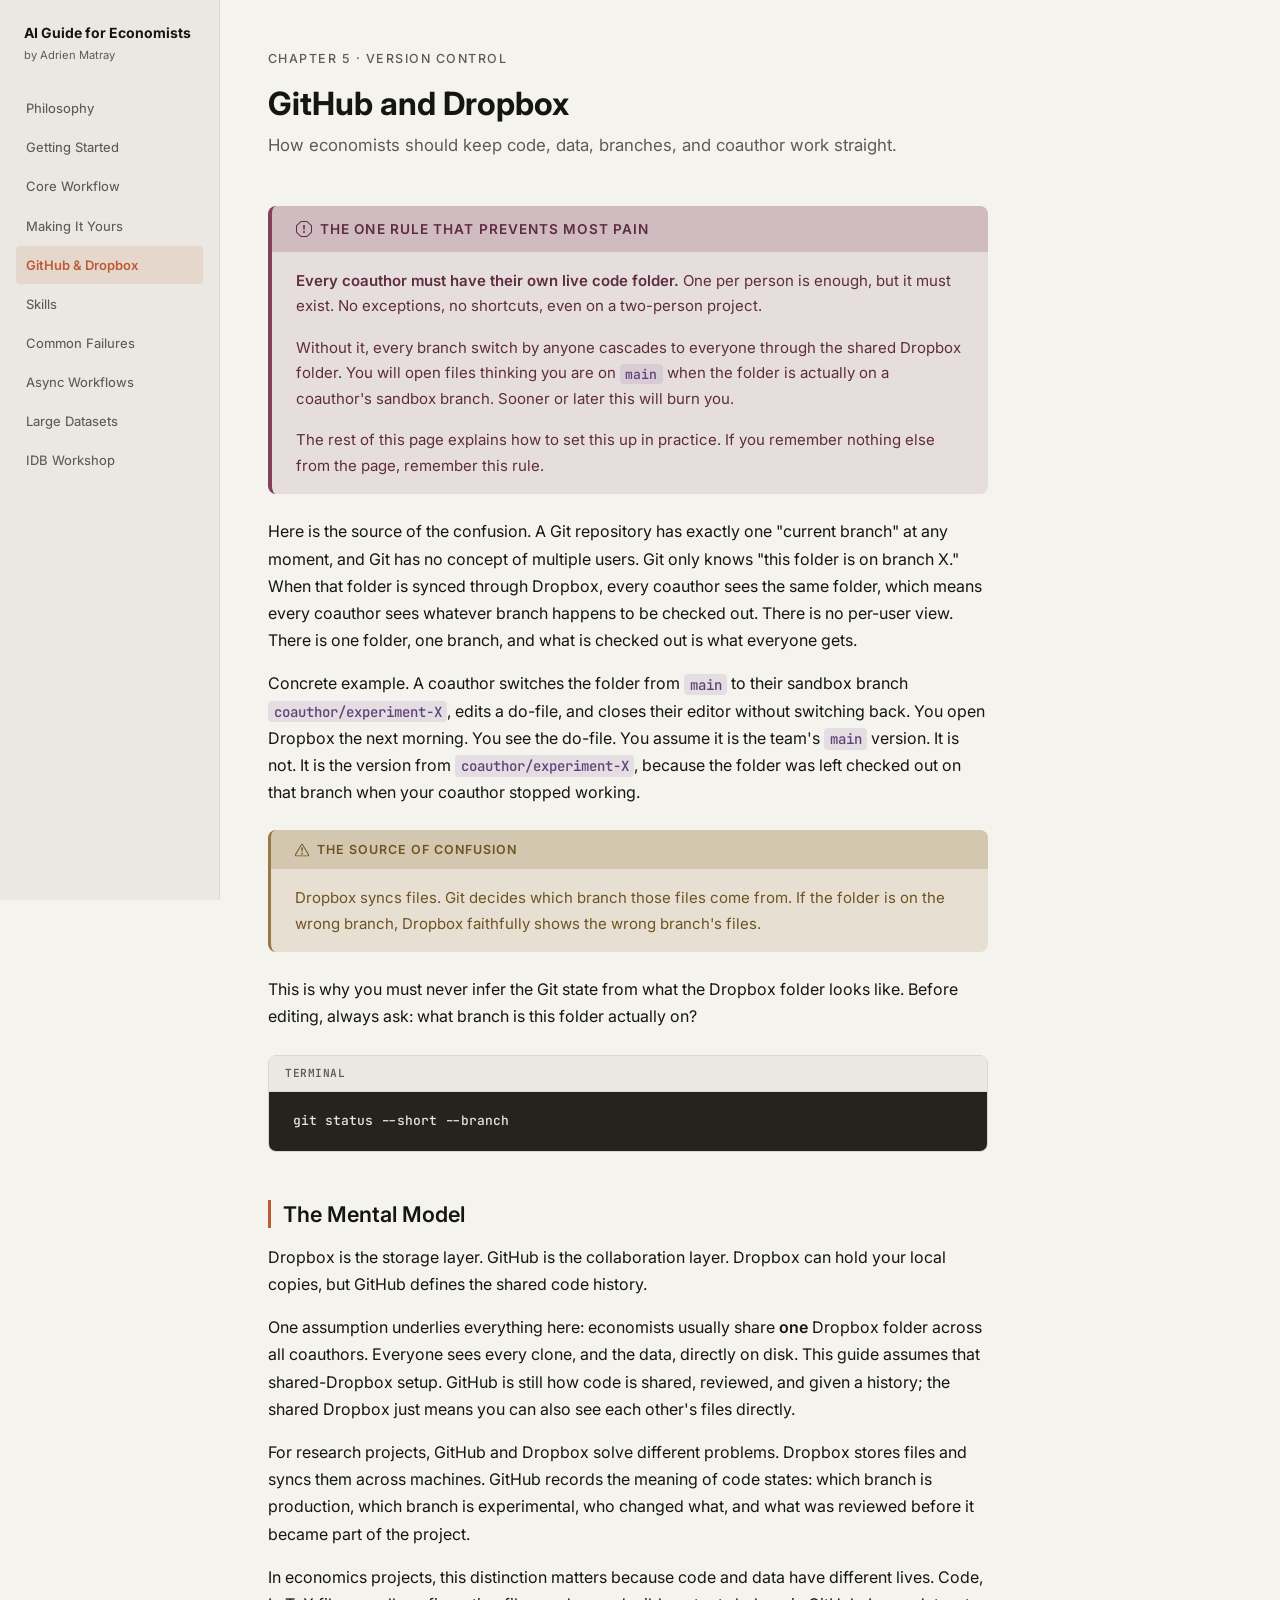
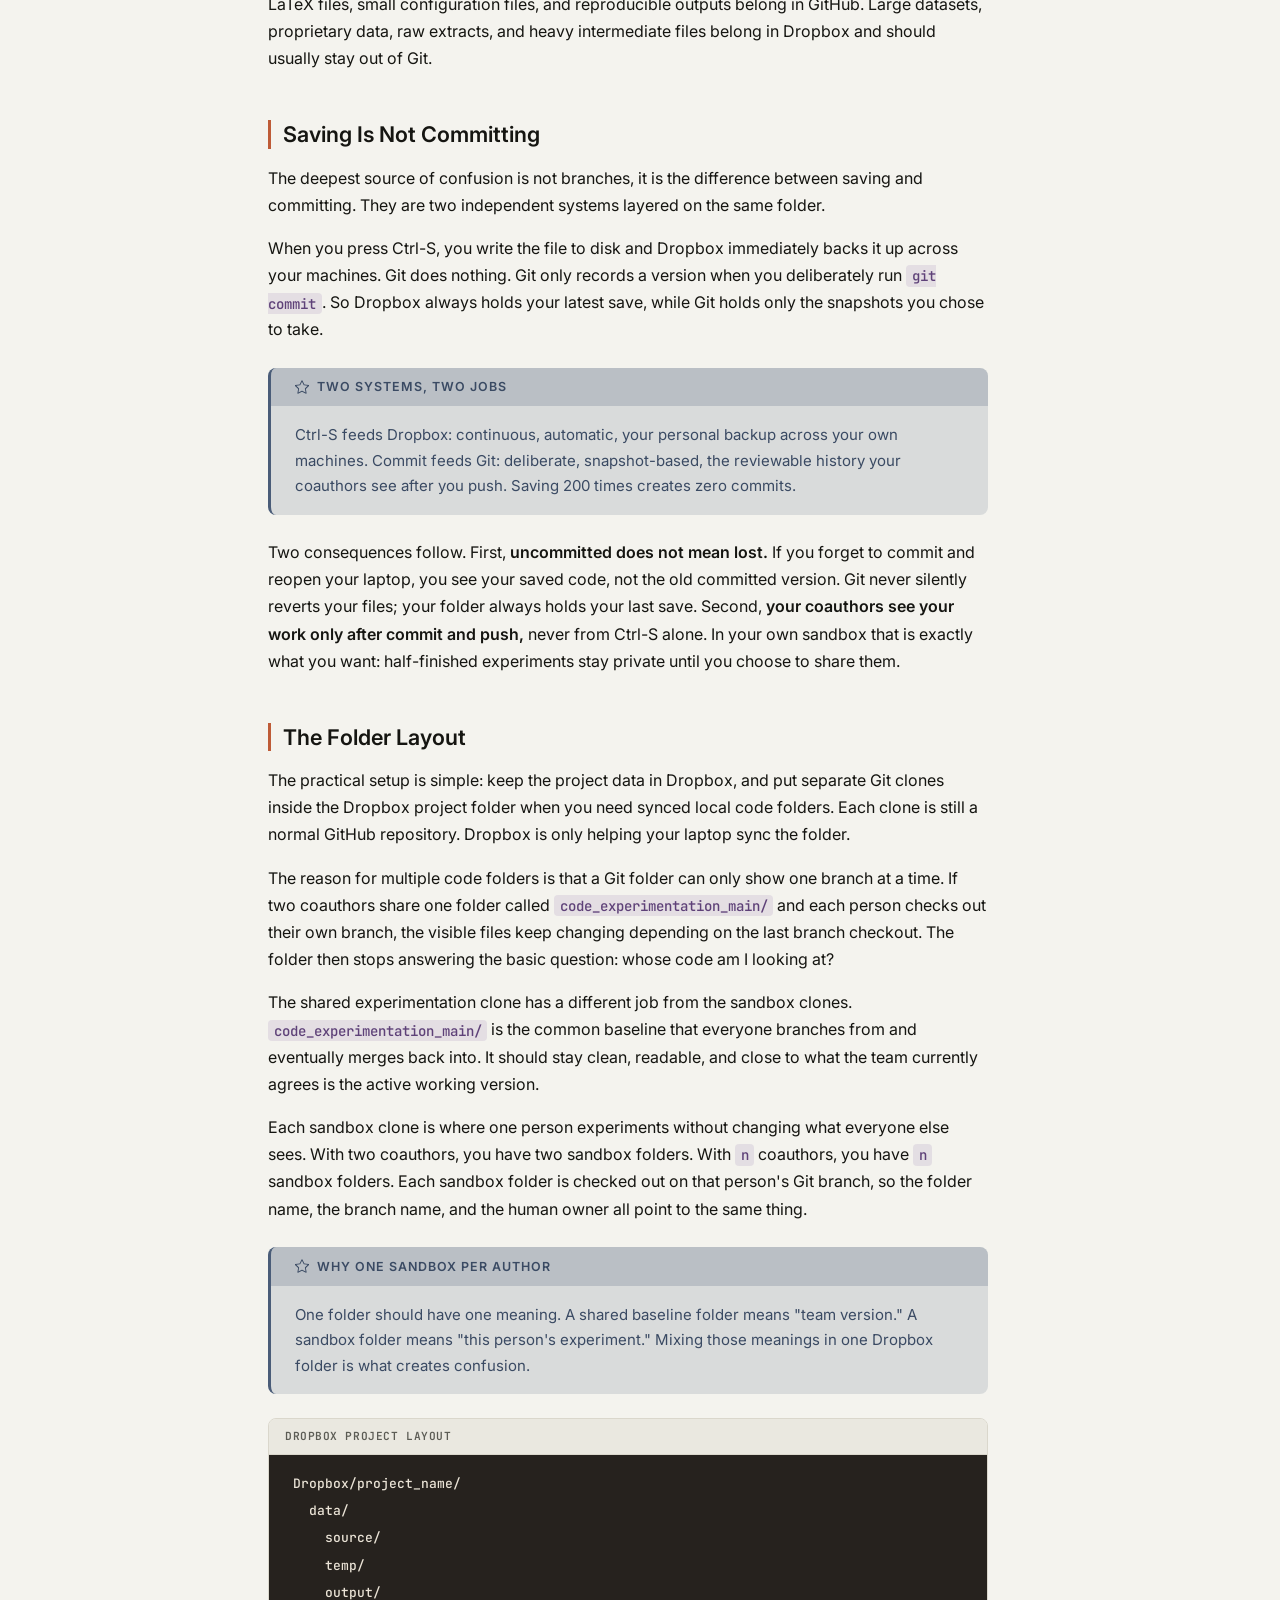
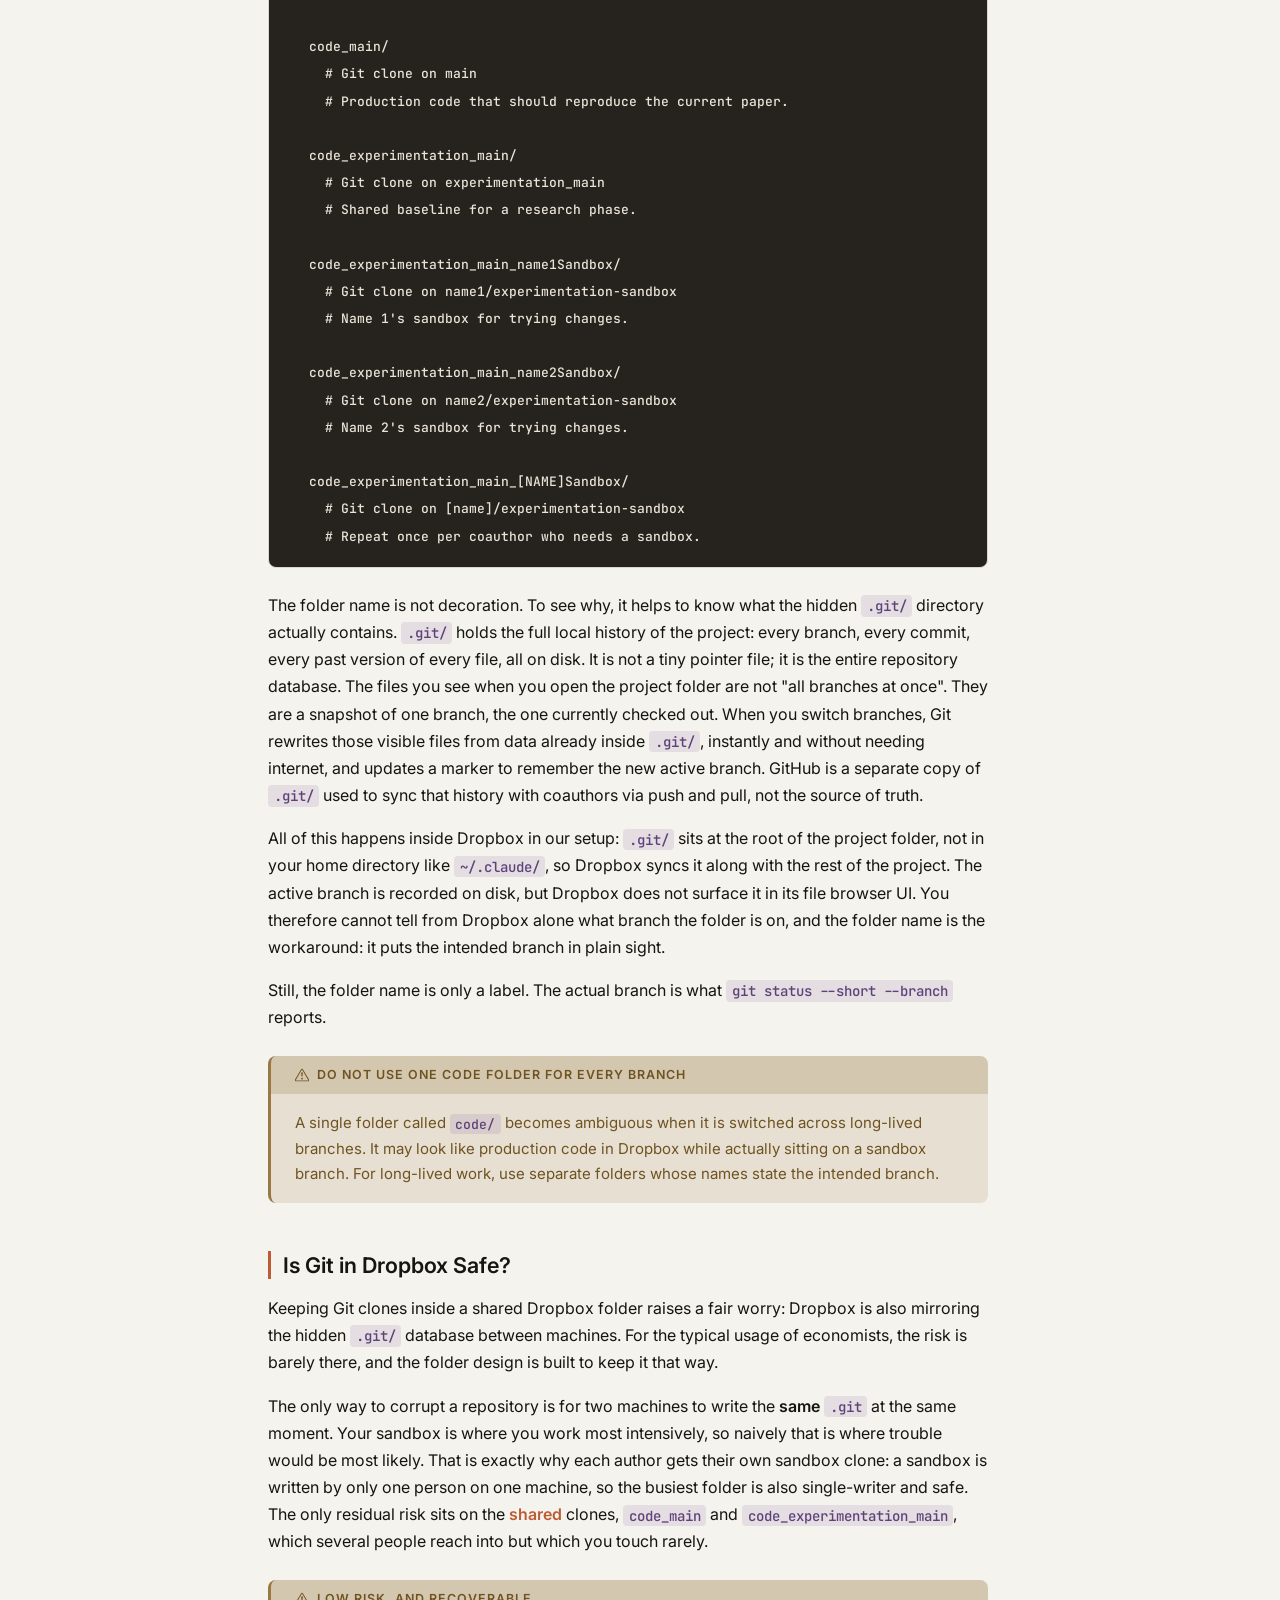
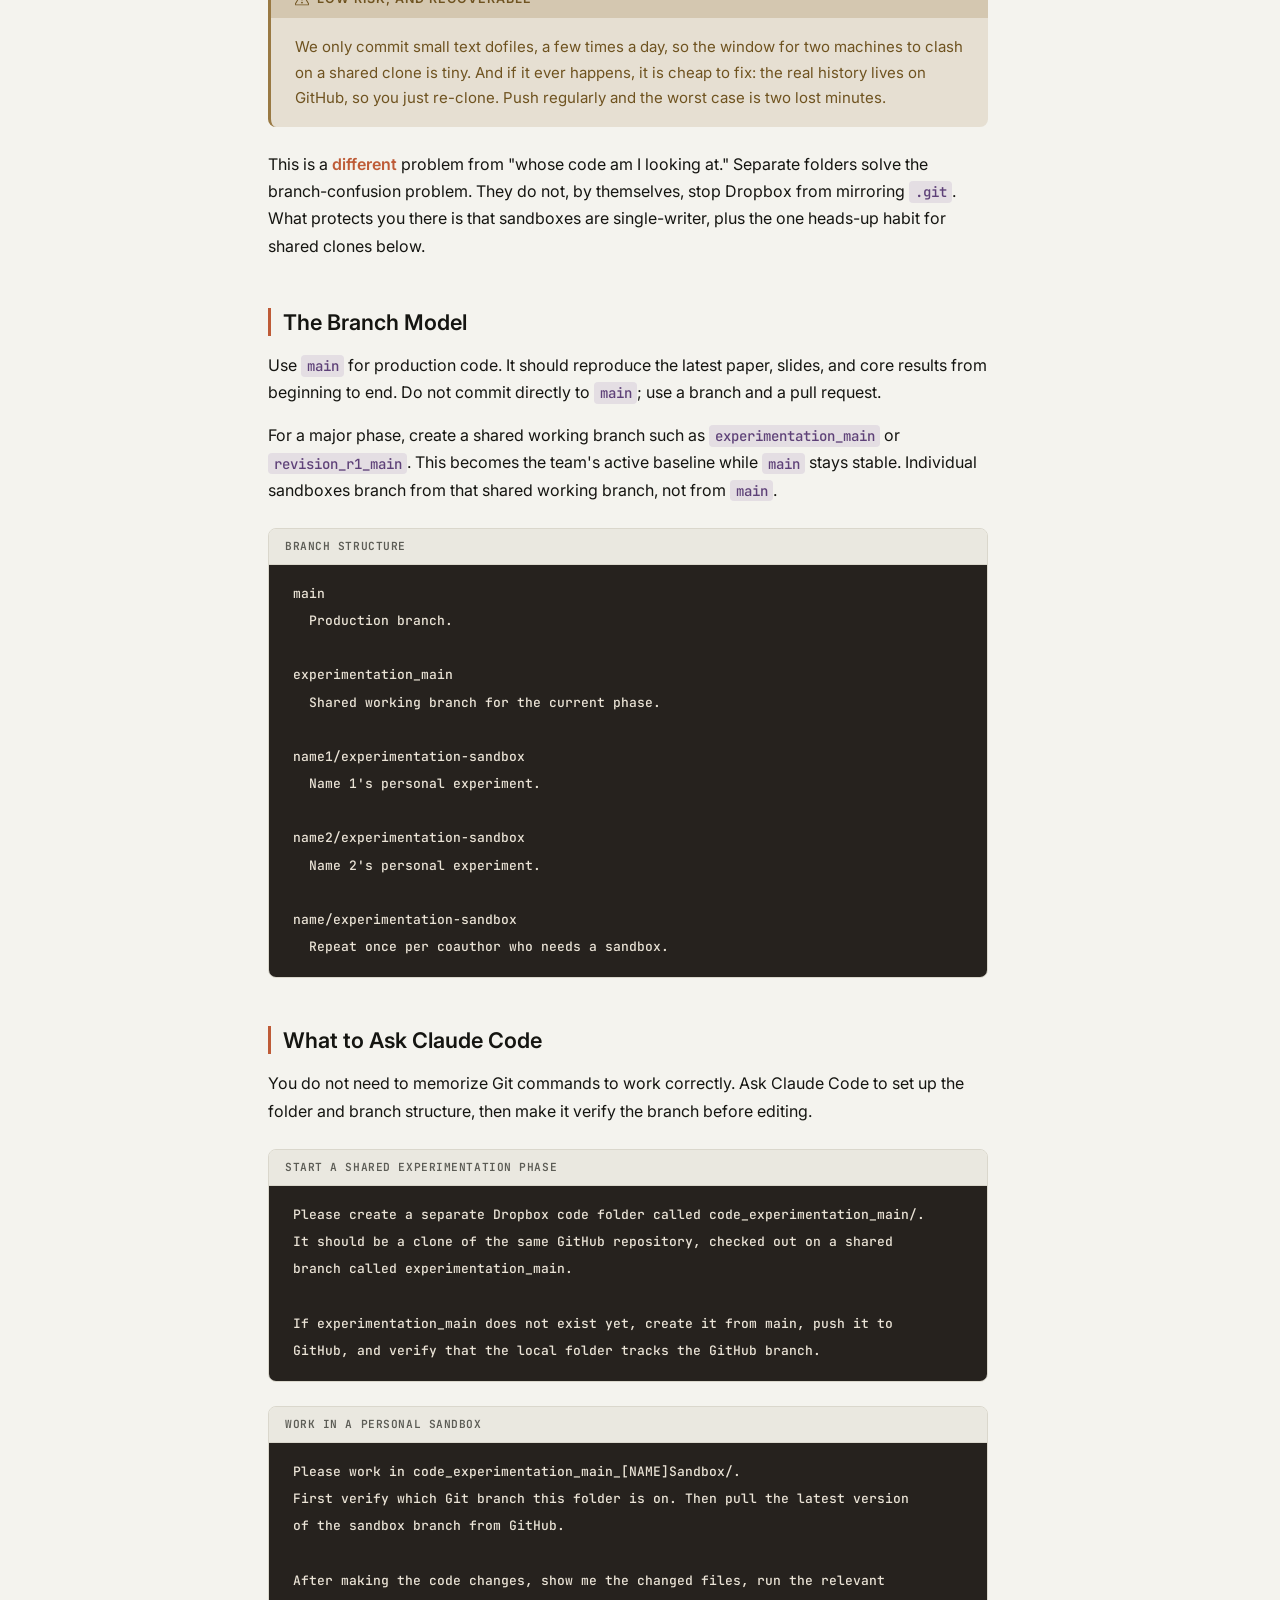
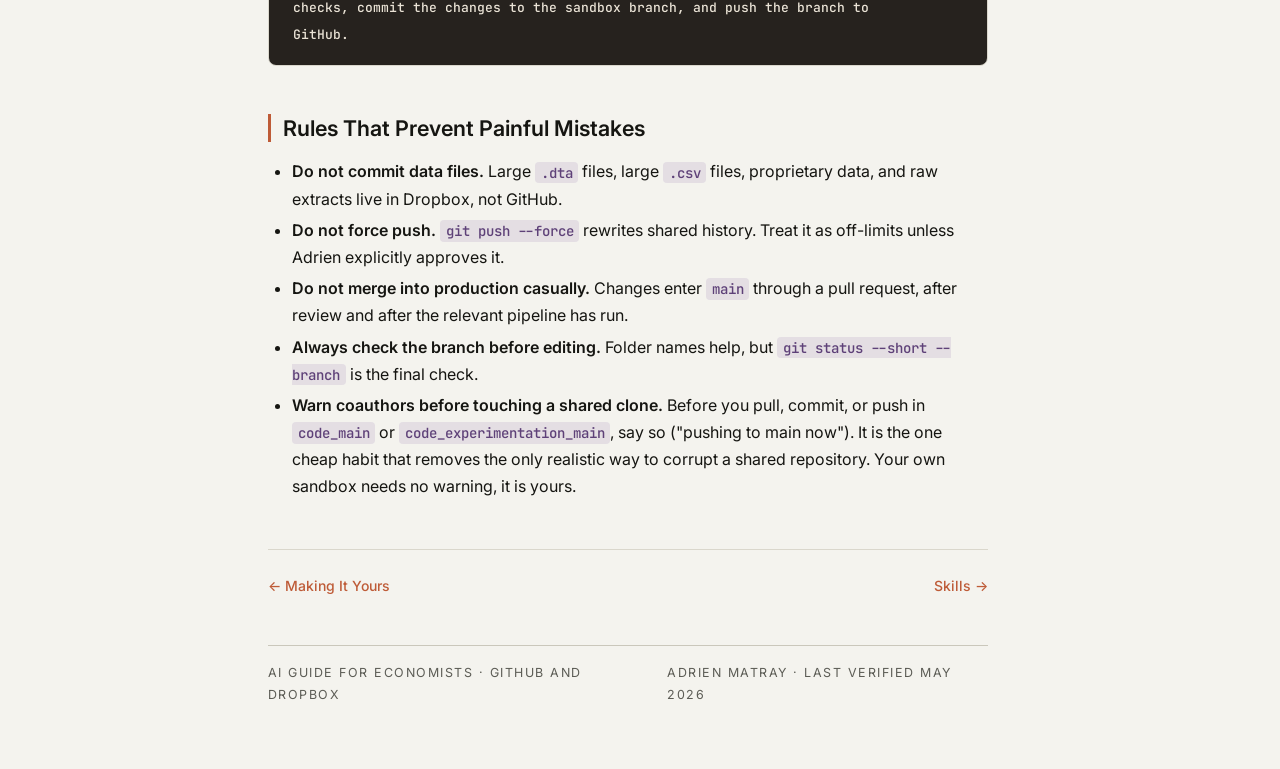
<file: github-dropbox.html>
<!DOCTYPE html>
<html lang="en">
<head>
  <meta charset="UTF-8">
  <meta name="viewport" content="width=device-width, initial-scale=1.0">
  <title>Git and Dropbox for Research Teams | An AI Guide for Economists</title>
  <link rel="preconnect" href="https://fonts.googleapis.com"><link rel="preconnect" href="https://fonts.gstatic.com" crossorigin><link rel="stylesheet" href="https://fonts.googleapis.com/css2?family=Inter:wght@400;500;600;700&family=JetBrains+Mono:wght@400;500&display=swap"><link rel="stylesheet" href="css/style.css">
  <link rel="icon" href="data:image/svg+xml,<svg xmlns='http://www.w3.org/2000/svg' viewBox='0 0 100 100'><text y='.9em' font-size='90'>&#x1F4BB;</text></svg>">
  <meta name="description" content="Version control for economists: branches, commits, and keeping Stata code, data, and coauthor work in sync with Git and Dropbox. From Adrien Matray's guide for economists.">
  <meta name="author" content="Adrien Matray">
  <link rel="canonical" href="https://adrienmatray-ai.com/github-dropbox.html">
  <meta property="og:type" content="article">
  <meta property="og:site_name" content="An AI Guide for Economists">
  <meta property="og:title" content="Git and Dropbox for Research Teams | An AI Guide for Economists">
  <meta property="og:description" content="Version control for economists: branches, commits, and keeping Stata code, data, and coauthor work in sync with Git and Dropbox. From Adrien Matray's guide for economists.">
  <meta property="og:url" content="https://adrienmatray-ai.com/github-dropbox.html">
  <meta name="twitter:card" content="summary_large_image">
  <meta property="og:image" content="https://adrienmatray-ai.com/img/og-card.png">
  <meta property="og:image:width" content="1200">
  <meta property="og:image:height" content="630">
  <meta name="twitter:image" content="https://adrienmatray-ai.com/img/og-card.png">
  <script type="application/ld+json">
{"@context":"https://schema.org","@type":"TechArticle","headline":"GitHub and Dropbox","description":"Version control for economists: branches, commits, and keeping Stata code, data, and coauthor work in sync with Git and Dropbox. From Adrien Matray's guide for economists.","inLanguage":"en","url":"https://adrienmatray-ai.com/github-dropbox.html","author":{"@type":"Person","@id":"https://adrienmatray-ai.com/#adrien-matray","name":"Adrien Matray"},"publisher":{"@type":"Person","@id":"https://adrienmatray-ai.com/#adrien-matray","name":"Adrien Matray"},"isPartOf":{"@type":"WebSite","@id":"https://adrienmatray-ai.com/#website","name":"An AI Guide for Economists"}}
  </script>
</head>
<body>
  <details class="mobile-nav">
    <summary>AI Guide for Economists - Menu</summary>
    <ul class="nav-links">
      <li><a href="index.html">Philosophy</a></li>
      <li><a href="getting-started.html">Getting Started</a></li>
      <li><a href="core-workflow.html">Core Workflow</a></li>
      <li><a href="making-it-yours.html">Making It Yours</a></li>
      <li><a href="github-dropbox.html" class="nav-active">GitHub &amp; Dropbox</a></li>
      <li><a href="skills.html">Skills</a></li>
      <li><a href="common-failures.html">Common Failures</a></li>
      <li><a href="async-workflows.html">Async Workflows</a></li>
      <li><a href="large-datasets.html">Large Datasets</a></li>
      <li><a href="idb-workshop.html">IDB Workshop</a></li>
    </ul>
  </details>

  <div class="page-wrapper">
    <nav class="site-nav">
      <div class="nav-brand">
        <span class="nav-title">AI Guide for Economists</span>
        <span class="nav-subtitle">by Adrien Matray</span>
      </div>
      <ul class="nav-links">
        <li><a href="index.html">Philosophy</a></li>
        <li><a href="getting-started.html">Getting Started</a></li>
        <li><a href="core-workflow.html">Core Workflow</a></li>
        <li><a href="making-it-yours.html">Making It Yours</a></li>
        <li><a href="github-dropbox.html" class="nav-active">GitHub &amp; Dropbox</a></li>
        <li><a href="skills.html">Skills</a></li>
        <li><a href="common-failures.html">Common Failures</a></li>
        <li><a href="async-workflows.html">Async Workflows</a></li>
        <li><a href="large-datasets.html">Large Datasets</a></li>
        <li><a href="idb-workshop.html">IDB Workshop</a></li>
      </ul>
    </nav>

    <main class="content">
      <div class="kicker">Chapter 5 &middot; Version control</div>
      <h1>GitHub and Dropbox</h1>
      <p class="subtitle">How economists should keep code, data, branches, and coauthor work straight.</p>

      <aside class="callout callout-critical">
        <span class="callout-label">The one rule that prevents most pain</span>
        <p><strong>Every coauthor must have their own live code folder.</strong> One per person is enough, but it must exist. No exceptions, no shortcuts, even on a two-person project.</p>
        <p>Without it, every branch switch by anyone cascades to everyone through the shared Dropbox folder. You will open files thinking you are on <code>main</code> when the folder is actually on a coauthor's sandbox branch. Sooner or later this will burn you.</p>
        <p>The rest of this page explains how to set this up in practice. If you remember nothing else from the page, remember this rule.</p>
      </aside>

      <p>Here is the source of the confusion. A Git repository has exactly one "current branch" at any moment, and Git has no concept of multiple users. Git only knows "this folder is on branch X." When that folder is synced through Dropbox, every coauthor sees the same folder, which means every coauthor sees whatever branch happens to be checked out. There is no per-user view. There is one folder, one branch, and what is checked out is what everyone gets.</p>

      <p>Concrete example. A coauthor switches the folder from <code>main</code> to their sandbox branch <code>coauthor/experiment-X</code>, edits a do-file, and closes their editor without switching back. You open Dropbox the next morning. You see the do-file. You assume it is the team's <code>main</code> version. It is not. It is the version from <code>coauthor/experiment-X</code>, because the folder was left checked out on that branch when your coauthor stopped working.</p>

      <aside class="callout callout-warning">
        <span class="callout-label">The source of confusion</span>
        <p>Dropbox syncs files. Git decides which branch those files come from. If the folder is on the wrong branch, Dropbox faithfully shows the wrong branch's files.</p>
      </aside>

      <p>This is why you must never infer the Git state from what the Dropbox folder looks like. Before editing, always ask: what branch is this folder actually on?</p>

      <div class="code-block">
        <div class="code-header">Terminal</div>
        <pre><code>git status --short --branch</code></pre>
      </div>

      <h2>The Mental Model</h2>

      <p>Dropbox is the storage layer. GitHub is the collaboration layer. Dropbox can hold your local copies, but GitHub defines the shared code history.</p>

      <p>One assumption underlies everything here: economists usually share <strong>one</strong> Dropbox folder across all coauthors. Everyone sees every clone, and the data, directly on disk. This guide assumes that shared-Dropbox setup. GitHub is still how code is shared, reviewed, and given a history; the shared Dropbox just means you can also see each other's files directly.</p>

      <p>For research projects, GitHub and Dropbox solve different problems. Dropbox stores files and syncs them across machines. GitHub records the meaning of code states: which branch is production, which branch is experimental, who changed what, and what was reviewed before it became part of the project.</p>

      <p>In economics projects, this distinction matters because code and data have different lives. Code, LaTeX files, small configuration files, and reproducible outputs belong in GitHub. Large datasets, proprietary data, raw extracts, and heavy intermediate files belong in Dropbox and should usually stay out of Git.</p>

      <h2>Saving Is Not Committing</h2>

      <p>The deepest source of confusion is not branches, it is the difference between saving and committing. They are two independent systems layered on the same folder.</p>

      <p>When you press Ctrl-S, you write the file to disk and Dropbox immediately backs it up across your machines. Git does nothing. Git only records a version when you deliberately run <code>git commit</code>. So Dropbox always holds your latest save, while Git holds only the snapshots you chose to take.</p>

      <aside class="callout callout-philosophy">
        <span class="callout-label">Two systems, two jobs</span>
        <p>Ctrl-S feeds Dropbox: continuous, automatic, your personal backup across your own machines. Commit feeds Git: deliberate, snapshot-based, the reviewable history your coauthors see after you push. Saving 200 times creates zero commits.</p>
      </aside>

      <p>Two consequences follow. First, <strong>uncommitted does not mean lost.</strong> If you forget to commit and reopen your laptop, you see your saved code, not the old committed version. Git never silently reverts your files; your folder always holds your last save. Second, <strong>your coauthors see your work only after commit and push,</strong> never from Ctrl-S alone. In your own sandbox that is exactly what you want: half-finished experiments stay private until you choose to share them.</p>

      <h2>The Folder Layout</h2>

      <p>The practical setup is simple: keep the project data in Dropbox, and put separate Git clones inside the Dropbox project folder when you need synced local code folders. Each clone is still a normal GitHub repository. Dropbox is only helping your laptop sync the folder.</p>

      <p>The reason for multiple code folders is that a Git folder can only show one branch at a time. If two coauthors share one folder called <code>code_experimentation_main/</code> and each person checks out their own branch, the visible files keep changing depending on the last branch checkout. The folder then stops answering the basic question: whose code am I looking at?</p>

      <p>The shared experimentation clone has a different job from the sandbox clones. <code>code_experimentation_main/</code> is the common baseline that everyone branches from and eventually merges back into. It should stay clean, readable, and close to what the team currently agrees is the active working version.</p>

      <p>Each sandbox clone is where one person experiments without changing what everyone else sees. With two coauthors, you have two sandbox folders. With <code>n</code> coauthors, you have <code>n</code> sandbox folders. Each sandbox folder is checked out on that person's Git branch, so the folder name, the branch name, and the human owner all point to the same thing.</p>

      <aside class="callout callout-philosophy">
        <span class="callout-label">Why one sandbox per author</span>
        <p>One folder should have one meaning. A shared baseline folder means "team version." A sandbox folder means "this person's experiment." Mixing those meanings in one Dropbox folder is what creates confusion.</p>
      </aside>

      <div class="code-block">
        <div class="code-header">Dropbox project layout</div>
        <pre><code>Dropbox/project_name/
  data/
    source/
    temp/
    output/

  code_main/
    # Git clone on main
    # Production code that should reproduce the current paper.

  code_experimentation_main/
    # Git clone on experimentation_main
    # Shared baseline for a research phase.

  code_experimentation_main_name1Sandbox/
    # Git clone on name1/experimentation-sandbox
    # Name 1's sandbox for trying changes.

  code_experimentation_main_name2Sandbox/
    # Git clone on name2/experimentation-sandbox
    # Name 2's sandbox for trying changes.

  code_experimentation_main_[NAME]Sandbox/
    # Git clone on [name]/experimentation-sandbox
    # Repeat once per coauthor who needs a sandbox.</code></pre>
      </div>

      <p>The folder name is not decoration. To see why, it helps to know what the hidden <code>.git/</code> directory actually contains. <code>.git/</code> holds the full local history of the project: every branch, every commit, every past version of every file, all on disk. It is not a tiny pointer file; it is the entire repository database. The files you see when you open the project folder are not "all branches at once". They are a snapshot of one branch, the one currently checked out. When you switch branches, Git rewrites those visible files from data already inside <code>.git/</code>, instantly and without needing internet, and updates a marker to remember the new active branch. GitHub is a separate copy of <code>.git/</code> used to sync that history with coauthors via push and pull, not the source of truth.</p>

      <p>All of this happens inside Dropbox in our setup: <code>.git/</code> sits at the root of the project folder, not in your home directory like <code>~/.claude/</code>, so Dropbox syncs it along with the rest of the project. The active branch is recorded on disk, but Dropbox does not surface it in its file browser UI. You therefore cannot tell from Dropbox alone what branch the folder is on, and the folder name is the workaround: it puts the intended branch in plain sight.</p>

      <p>Still, the folder name is only a label. The actual branch is what <code>git status --short --branch</code> reports.</p>

      <aside class="callout callout-warning">
        <span class="callout-label">Do not use one code folder for every branch</span>
        <p>A single folder called <code>code/</code> becomes ambiguous when it is switched across long-lived branches. It may look like production code in Dropbox while actually sitting on a sandbox branch. For long-lived work, use separate folders whose names state the intended branch.</p>
      </aside>

      <h2>Is Git in Dropbox Safe?</h2>

      <p>Keeping Git clones inside a shared Dropbox folder raises a fair worry: Dropbox is also mirroring the hidden <code>.git/</code> database between machines. For the typical usage of economists, the risk is barely there, and the folder design is built to keep it that way.</p>

      <p>The only way to corrupt a repository is for two machines to write the <strong>same</strong> <code>.git</code> at the same moment. Your sandbox is where you work most intensively, so naively that is where trouble would be most likely. That is exactly why each author gets their own sandbox clone: a sandbox is written by only one person on one machine, so the busiest folder is also single-writer and safe. The only residual risk sits on the <em>shared</em> clones, <code>code_main</code> and <code>code_experimentation_main</code>, which several people reach into but which you touch rarely.</p>

      <aside class="callout callout-warning">
        <span class="callout-label">Low risk, and recoverable</span>
        <p>We only commit small text dofiles, a few times a day, so the window for two machines to clash on a shared clone is tiny. And if it ever happens, it is cheap to fix: the real history lives on GitHub, so you just re-clone. Push regularly and the worst case is two lost minutes.</p>
      </aside>

      <p>This is a <em>different</em> problem from "whose code am I looking at." Separate folders solve the branch-confusion problem. They do not, by themselves, stop Dropbox from mirroring <code>.git</code>. What protects you there is that sandboxes are single-writer, plus the one heads-up habit for shared clones below.</p>

      <h2>The Branch Model</h2>

      <p>Use <code>main</code> for production code. It should reproduce the latest paper, slides, and core results from beginning to end. Do not commit directly to <code>main</code>; use a branch and a pull request.</p>

      <p>For a major phase, create a shared working branch such as <code>experimentation_main</code> or <code>revision_r1_main</code>. This becomes the team's active baseline while <code>main</code> stays stable. Individual sandboxes branch from that shared working branch, not from <code>main</code>.</p>

      <div class="code-block">
        <div class="code-header">Branch structure</div>
        <pre><code>main
  Production branch.

experimentation_main
  Shared working branch for the current phase.

name1/experimentation-sandbox
  Name 1's personal experiment.

name2/experimentation-sandbox
  Name 2's personal experiment.

name/experimentation-sandbox
  Repeat once per coauthor who needs a sandbox.</code></pre>
      </div>

      <h2>What to Ask Claude Code</h2>

      <p>You do not need to memorize Git commands to work correctly. Ask Claude Code to set up the folder and branch structure, then make it verify the branch before editing.</p>

      <div class="code-block">
        <div class="code-header">Start a shared experimentation phase</div>
        <pre><code>Please create a separate Dropbox code folder called code_experimentation_main/.
It should be a clone of the same GitHub repository, checked out on a shared
branch called experimentation_main.

If experimentation_main does not exist yet, create it from main, push it to
GitHub, and verify that the local folder tracks the GitHub branch.</code></pre>
      </div>

      <div class="code-block">
        <div class="code-header">Work in a personal sandbox</div>
        <pre><code>Please work in code_experimentation_main_[NAME]Sandbox/.
First verify which Git branch this folder is on. Then pull the latest version
of the sandbox branch from GitHub.

After making the code changes, show me the changed files, run the relevant
checks, commit the changes to the sandbox branch, and push the branch to
GitHub.</code></pre>
      </div>

      <h2>Rules That Prevent Painful Mistakes</h2>

      <ul>
        <li><strong>Do not commit data files.</strong> Large <code>.dta</code> files, large <code>.csv</code> files, proprietary data, and raw extracts live in Dropbox, not GitHub.</li>
        <li><strong>Do not force push.</strong> <code>git push --force</code> rewrites shared history. Treat it as off-limits unless Adrien explicitly approves it.</li>
        <li><strong>Do not merge into production casually.</strong> Changes enter <code>main</code> through a pull request, after review and after the relevant pipeline has run.</li>
        <li><strong>Always check the branch before editing.</strong> Folder names help, but <code>git status --short --branch</code> is the final check.</li>
        <li><strong>Warn coauthors before touching a shared clone.</strong> Before you pull, commit, or push in <code>code_main</code> or <code>code_experimentation_main</code>, say so ("pushing to main now"). It is the one cheap habit that removes the only realistic way to corrupt a shared repository. Your own sandbox needs no warning, it is yours.</li>
      </ul>

      <nav class="page-nav">
        <a href="making-it-yours.html" class="prev">&larr; Making It Yours</a>
        <a href="skills.html" class="next">Skills &rarr;</a>
      </nav>

      <footer class="footer-meta">
        <span>AI Guide for Economists &middot; GitHub and Dropbox</span>
        <span>Adrien Matray &middot; Last verified May 2026</span>
      </footer>
    </main>
  </div>
</body>
</html>
</file>
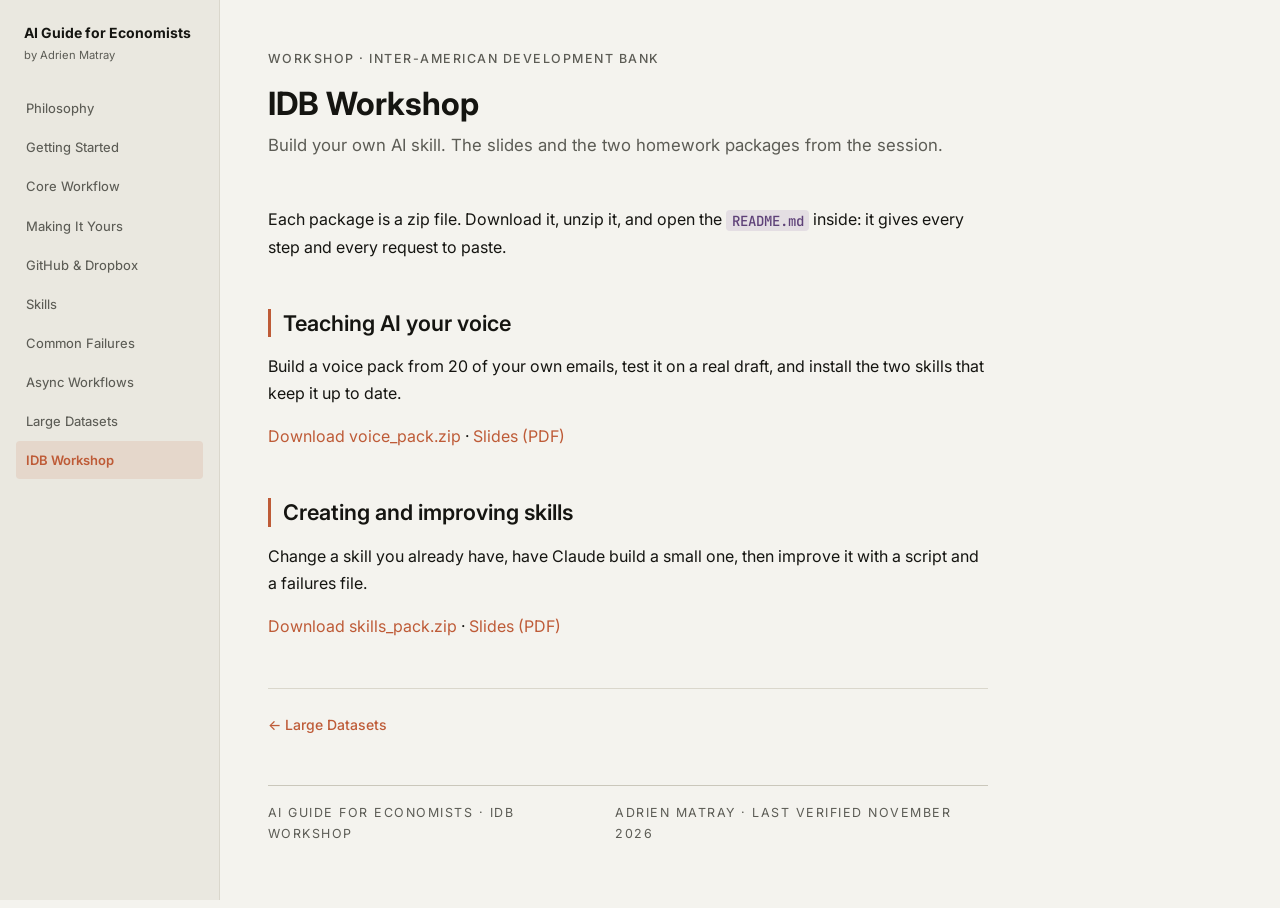
<file: idb-workshop.html>
<!DOCTYPE html>
<html lang="en">
<head>
  <meta charset="UTF-8">
  <meta name="viewport" content="width=device-width, initial-scale=1.0">
  <title>IDB Workshop Materials | An AI Guide for Economists</title>
  <link rel="preconnect" href="https://fonts.googleapis.com"><link rel="preconnect" href="https://fonts.gstatic.com" crossorigin><link rel="stylesheet" href="https://fonts.googleapis.com/css2?family=Inter:wght@400;500;600;700&family=JetBrains+Mono:wght@400;500&display=swap"><link rel="stylesheet" href="css/style.css">
  <link rel="icon" href="data:image/svg+xml,<svg xmlns='http://www.w3.org/2000/svg' viewBox='0 0 100 100'><text y='.9em' font-size='90'>&#x1F4BB;</text></svg>">
  <meta name="description" content="Homework packages for the Inter-American Development Bank workshop on building your own AI skill: teaching Claude your voice, and creating and improving skills. By Adrien Matray.">
  <meta name="author" content="Adrien Matray">
  <link rel="canonical" href="https://adrienmatray-ai.com/idb-workshop.html">
  <meta property="og:type" content="article">
  <meta property="og:site_name" content="An AI Guide for Economists">
  <meta property="og:title" content="IDB Workshop Materials | An AI Guide for Economists">
  <meta property="og:description" content="Homework packages for the Inter-American Development Bank workshop on building your own AI skill: teaching Claude your voice, and creating and improving skills. By Adrien Matray.">
  <meta property="og:url" content="https://adrienmatray-ai.com/idb-workshop.html">
  <meta name="twitter:card" content="summary_large_image">
  <meta property="og:image" content="https://adrienmatray-ai.com/img/og-card.png">
  <meta property="og:image:width" content="1200">
  <meta property="og:image:height" content="630">
  <meta name="twitter:image" content="https://adrienmatray-ai.com/img/og-card.png">
  <script type="application/ld+json">
{"@context":"https://schema.org","@type":"TechArticle","headline":"IDB Workshop Materials","description":"Homework packages for the Inter-American Development Bank workshop on building your own AI skill: teaching Claude your voice, and creating and improving skills. By Adrien Matray.","inLanguage":"en","url":"https://adrienmatray-ai.com/idb-workshop.html","author":{"@type":"Person","@id":"https://adrienmatray-ai.com/#adrien-matray","name":"Adrien Matray"},"publisher":{"@type":"Person","@id":"https://adrienmatray-ai.com/#adrien-matray","name":"Adrien Matray"},"isPartOf":{"@type":"WebSite","@id":"https://adrienmatray-ai.com/#website","name":"An AI Guide for Economists"}}
  </script>
</head>
<body>
  <details class="mobile-nav">
    <summary>AI Guide for Economists - Menu</summary>
    <ul class="nav-links">
      <li><a href="index.html">Philosophy</a></li>
      <li><a href="getting-started.html">Getting Started</a></li>
      <li><a href="core-workflow.html">Core Workflow</a></li>
      <li><a href="making-it-yours.html">Making It Yours</a></li>
      <li><a href="github-dropbox.html">GitHub &amp; Dropbox</a></li>
      <li><a href="skills.html">Skills</a></li>
      <li><a href="common-failures.html">Common Failures</a></li>
      <li><a href="async-workflows.html">Async Workflows</a></li>
      <li><a href="large-datasets.html">Large Datasets</a></li>
      <li><a href="idb-workshop.html" class="nav-active">IDB Workshop</a></li>
    </ul>
  </details>

  <div class="page-wrapper">
    <nav class="site-nav">
      <div class="nav-brand">
        <span class="nav-title">AI Guide for Economists</span>
        <span class="nav-subtitle">by Adrien Matray</span>
      </div>
      <ul class="nav-links">
        <li><a href="index.html">Philosophy</a></li>
        <li><a href="getting-started.html">Getting Started</a></li>
        <li><a href="core-workflow.html">Core Workflow</a></li>
        <li><a href="making-it-yours.html">Making It Yours</a></li>
        <li><a href="github-dropbox.html">GitHub &amp; Dropbox</a></li>
        <li><a href="skills.html">Skills</a></li>
        <li><a href="common-failures.html">Common Failures</a></li>
        <li><a href="async-workflows.html">Async Workflows</a></li>
        <li><a href="large-datasets.html">Large Datasets</a></li>
        <li><a href="idb-workshop.html" class="nav-active">IDB Workshop</a></li>
      </ul>
    </nav>

    <main class="content">
      <div class="kicker">Workshop &middot; Inter-American Development Bank</div>
      <h1>IDB Workshop</h1>
      <p class="subtitle">Build your own AI skill. The slides and the two homework packages from the session.</p>

      <p>Each package is a zip file. Download it, unzip it, and open the <code>README.md</code> inside: it gives every step and every request to paste.</p>

      <h2>Teaching AI your voice</h2>

      <p>Build a voice pack from 20 of your own emails, test it on a real draft, and install the two skills that keep it up to date.</p>

      <p><a href="https://github.com/amatray/claude-skills-public/raw/main/voice-pack/voice_pack.zip">Download voice_pack.zip</a> &middot; <a href="slides/voice_segment.pdf">Slides (PDF)</a></p>

      <h2>Creating and improving skills</h2>

      <p>Change a skill you already have, have Claude build a small one, then improve it with a script and a failures file.</p>

      <p><a href="https://github.com/amatray/claude-skills-public/raw/main/skills-pack/skills_pack.zip">Download skills_pack.zip</a> &middot; <a href="slides/skills_deck.pdf">Slides (PDF)</a></p>

      <nav class="page-nav">
        <a href="large-datasets.html" class="prev">&larr; Large Datasets</a>
      </nav>

      <footer class="footer-meta">
        <span>AI Guide for Economists &middot; IDB Workshop</span>
        <span>Adrien Matray &middot; Last verified November 2026</span>
      </footer>
    </main>
  </div>
</body>
</html>
</file>
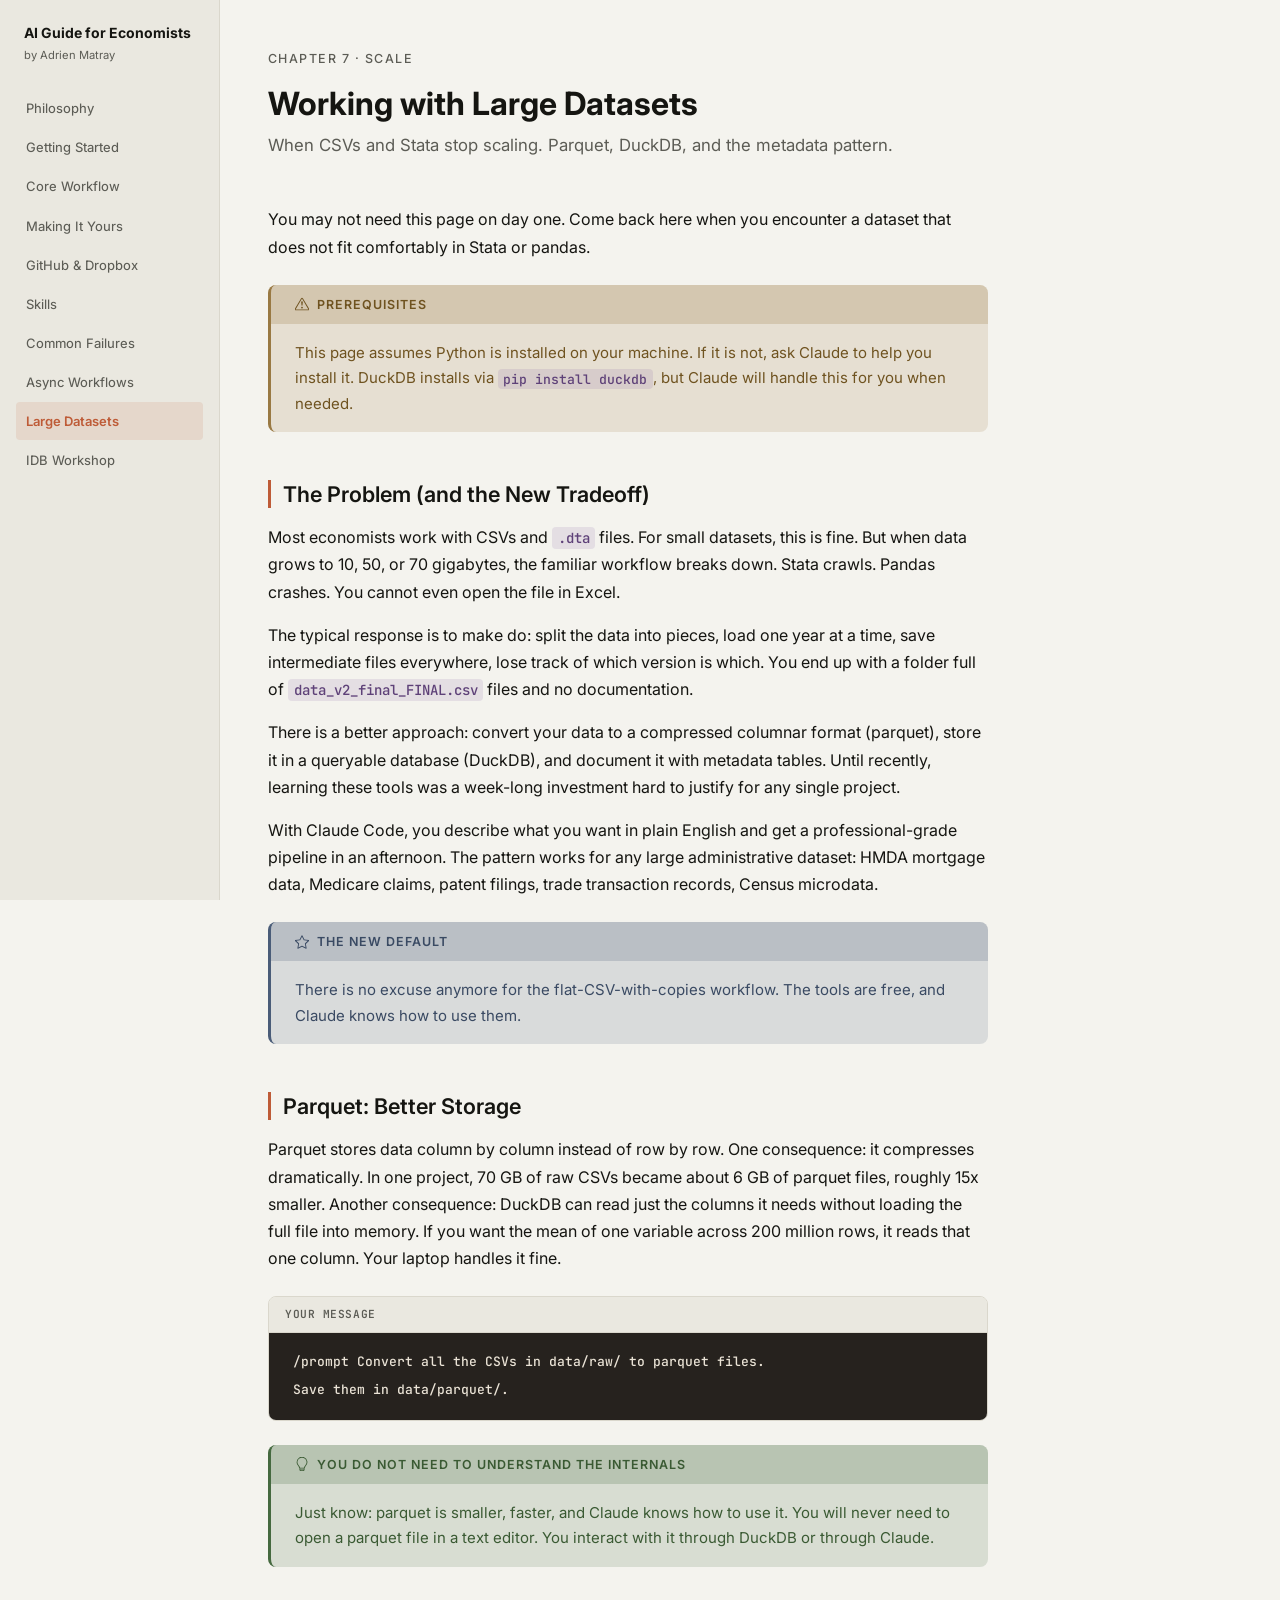
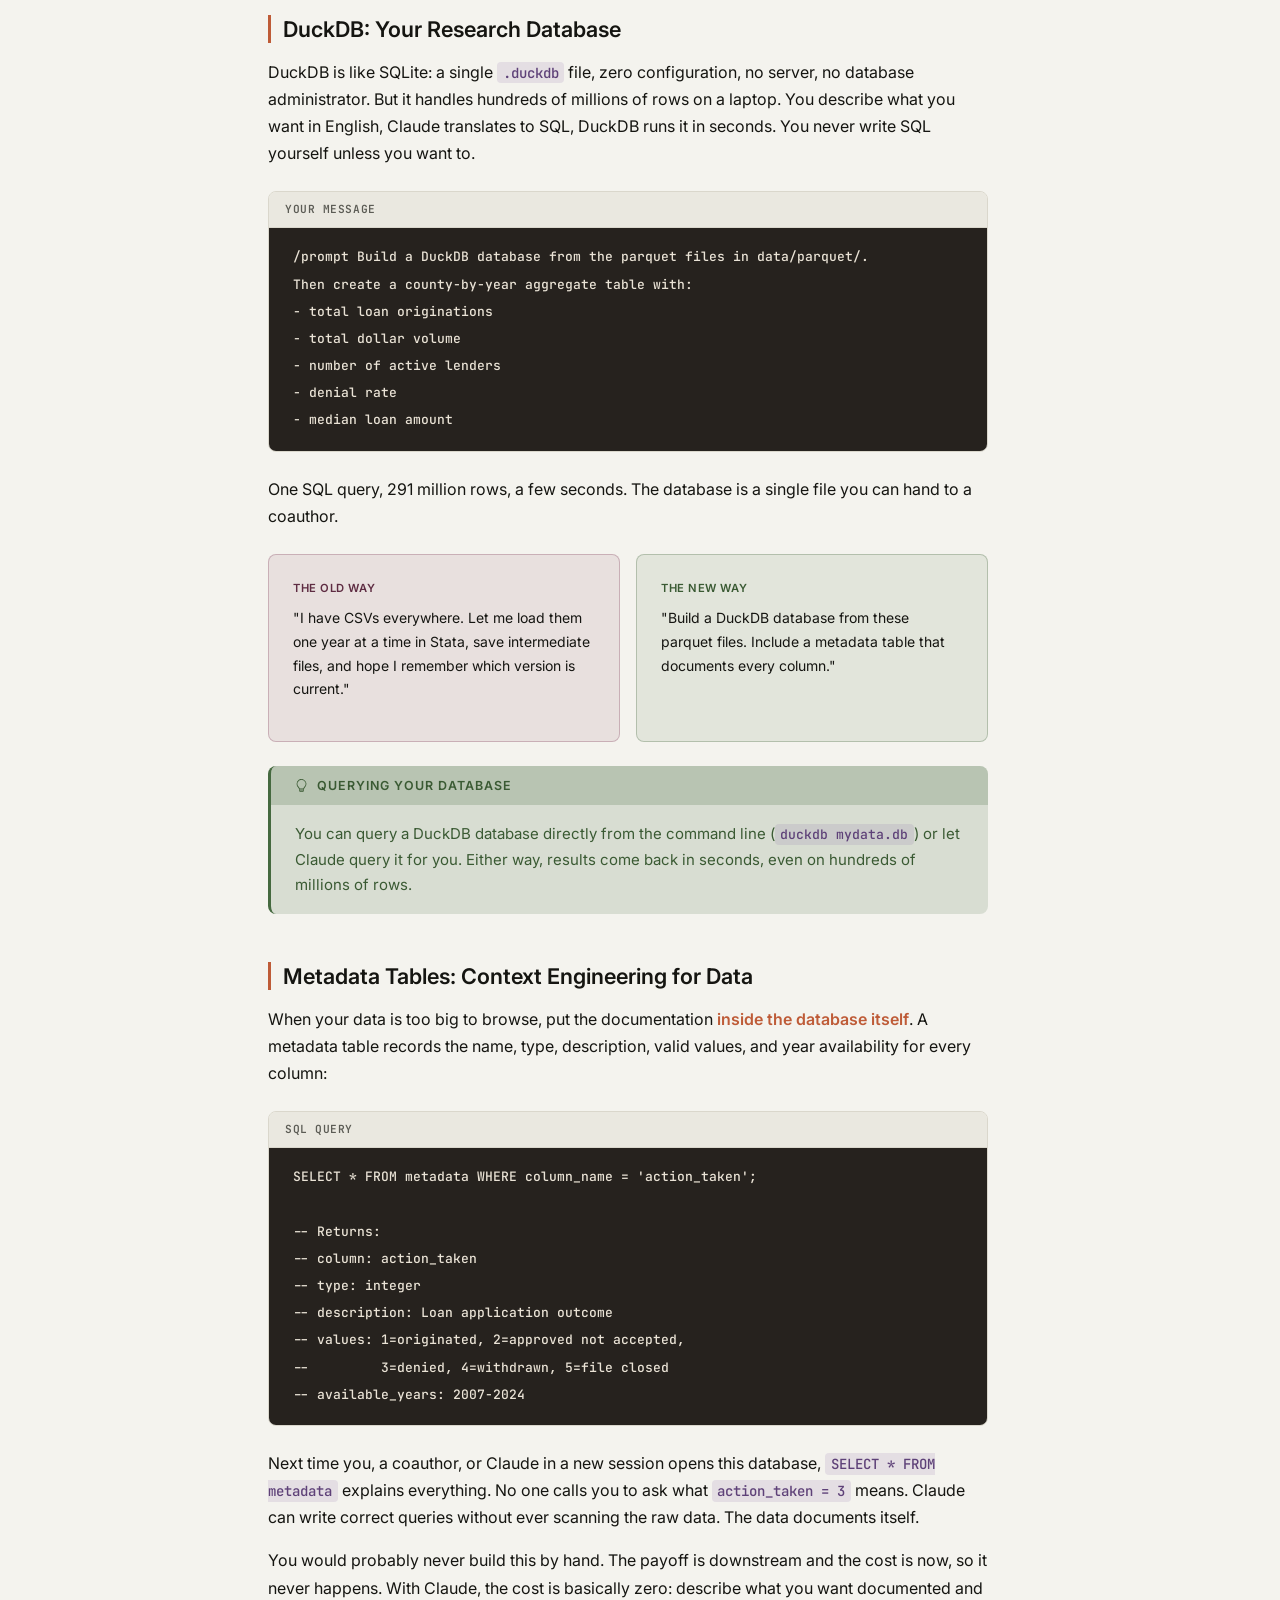
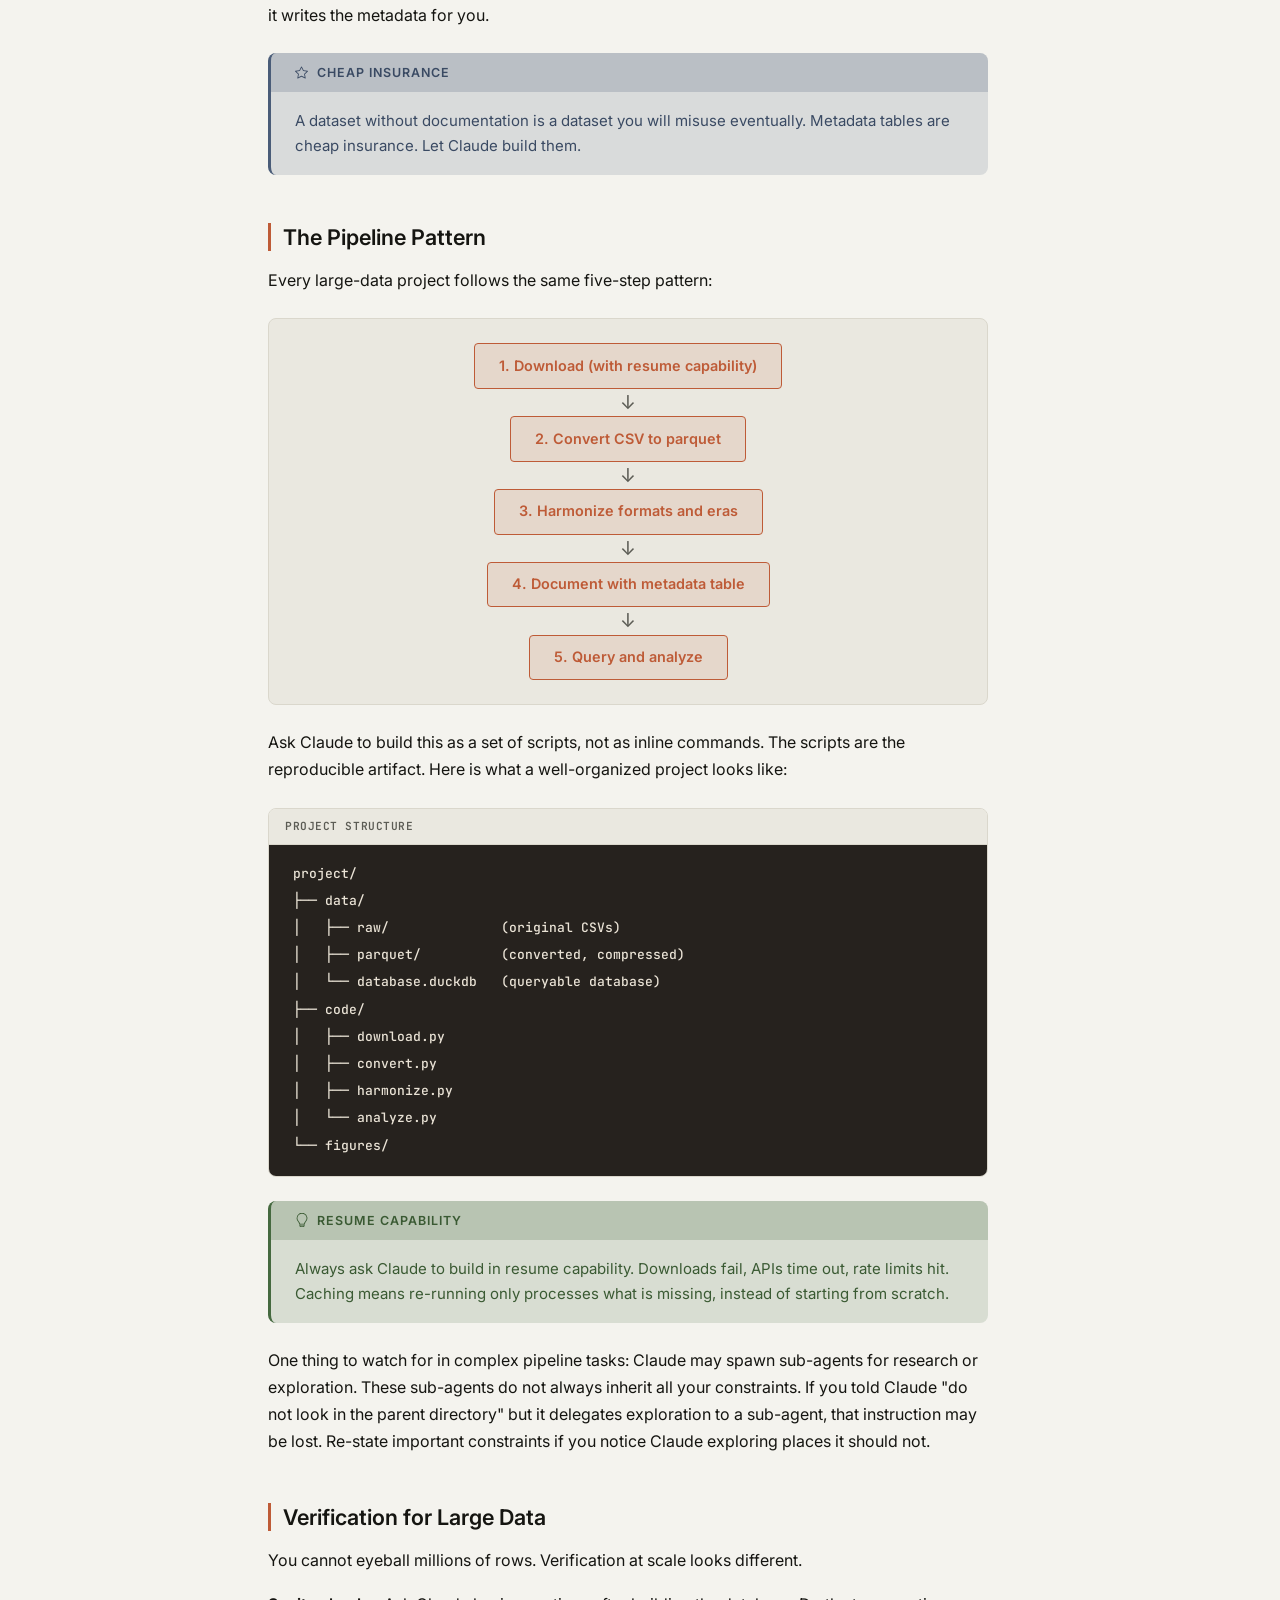
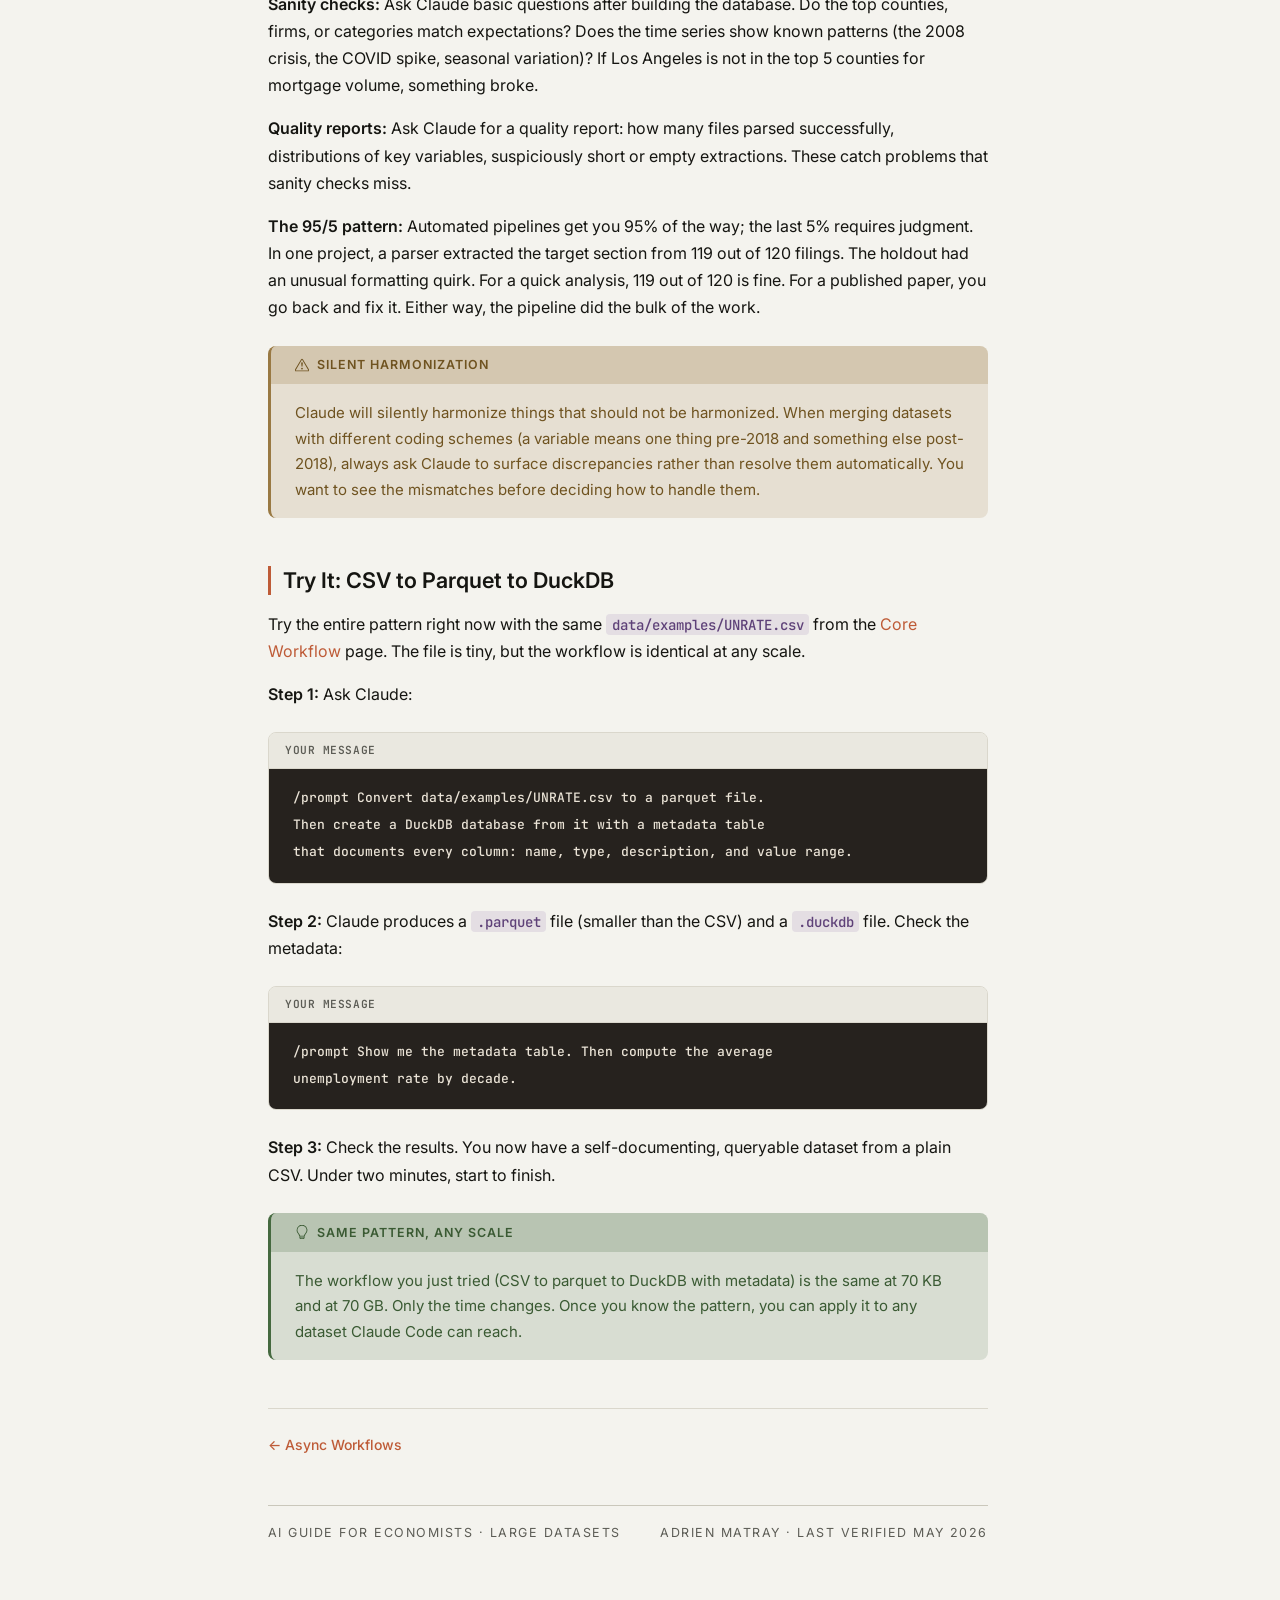
<file: large-datasets.html>
<!DOCTYPE html>
<html lang="en">
<head>
  <meta charset="UTF-8">
  <meta name="viewport" content="width=device-width, initial-scale=1.0">
  <title>Large Datasets with Parquet and DuckDB | An AI Guide for Economists</title>
  <link rel="preconnect" href="https://fonts.googleapis.com"><link rel="preconnect" href="https://fonts.gstatic.com" crossorigin><link rel="stylesheet" href="https://fonts.googleapis.com/css2?family=Inter:wght@400;500;600;700&family=JetBrains+Mono:wght@400;500&display=swap"><link rel="stylesheet" href="css/style.css">
  <link rel="icon" href="data:image/svg+xml,<svg xmlns='http://www.w3.org/2000/svg' viewBox='0 0 100 100'><text y='.9em' font-size='90'>&#x1F4BB;</text></svg>">
  <meta name="description" content="When CSVs and Stata stop scaling: Parquet, DuckDB, and the metadata pattern for working with large data via Claude Code. From Adrien Matray's guide for economists.">
  <meta name="author" content="Adrien Matray">
  <link rel="canonical" href="https://adrienmatray-ai.com/large-datasets.html">
  <meta property="og:type" content="article">
  <meta property="og:site_name" content="An AI Guide for Economists">
  <meta property="og:title" content="Large Datasets with Parquet and DuckDB | An AI Guide for Economists">
  <meta property="og:description" content="When CSVs and Stata stop scaling: Parquet, DuckDB, and the metadata pattern for working with large data via Claude Code. From Adrien Matray's guide for economists.">
  <meta property="og:url" content="https://adrienmatray-ai.com/large-datasets.html">
  <meta name="twitter:card" content="summary_large_image">
  <meta property="og:image" content="https://adrienmatray-ai.com/img/og-card.png">
  <meta property="og:image:width" content="1200">
  <meta property="og:image:height" content="630">
  <meta name="twitter:image" content="https://adrienmatray-ai.com/img/og-card.png">
  <script type="application/ld+json">
{"@context":"https://schema.org","@type":"TechArticle","headline":"Working with Large Datasets","description":"When CSVs and Stata stop scaling: Parquet, DuckDB, and the metadata pattern for working with large data via Claude Code. From Adrien Matray's guide for economists.","inLanguage":"en","url":"https://adrienmatray-ai.com/large-datasets.html","author":{"@type":"Person","@id":"https://adrienmatray-ai.com/#adrien-matray","name":"Adrien Matray"},"publisher":{"@type":"Person","@id":"https://adrienmatray-ai.com/#adrien-matray","name":"Adrien Matray"},"isPartOf":{"@type":"WebSite","@id":"https://adrienmatray-ai.com/#website","name":"An AI Guide for Economists"}}
  </script>
</head>
<body>
  <details class="mobile-nav">
    <summary>AI Guide for Economists - Menu</summary>
    <ul class="nav-links">
      <li><a href="index.html">Philosophy</a></li>
      <li><a href="getting-started.html">Getting Started</a></li>
      <li><a href="core-workflow.html">Core Workflow</a></li>
      <li><a href="making-it-yours.html">Making It Yours</a></li>
      <li><a href="github-dropbox.html">GitHub &amp; Dropbox</a></li>
      <li><a href="skills.html">Skills</a></li>
      <li><a href="common-failures.html">Common Failures</a></li>
      <li><a href="async-workflows.html">Async Workflows</a></li>
      <li><a href="large-datasets.html" class="nav-active">Large Datasets</a></li>
      <li><a href="idb-workshop.html">IDB Workshop</a></li>
    </ul>
  </details>

  <div class="page-wrapper">
    <nav class="site-nav">
      <div class="nav-brand">
        <span class="nav-title">AI Guide for Economists</span>
        <span class="nav-subtitle">by Adrien Matray</span>
      </div>
      <ul class="nav-links">
        <li><a href="index.html">Philosophy</a></li>
        <li><a href="getting-started.html">Getting Started</a></li>
        <li><a href="core-workflow.html">Core Workflow</a></li>
        <li><a href="making-it-yours.html">Making It Yours</a></li>
        <li><a href="github-dropbox.html">GitHub &amp; Dropbox</a></li>
        <li><a href="skills.html">Skills</a></li>
        <li><a href="common-failures.html">Common Failures</a></li>
        <li><a href="async-workflows.html">Async Workflows</a></li>
        <li><a href="large-datasets.html" class="nav-active">Large Datasets</a></li>
        <li><a href="idb-workshop.html">IDB Workshop</a></li>
      </ul>
    </nav>

    <main class="content">
      <div class="kicker">Chapter 7 &middot; Scale</div>
      <h1>Working with Large Datasets</h1>
      <p class="subtitle">When CSVs and Stata stop scaling. Parquet, DuckDB, and the metadata pattern.</p>

      <p>You may not need this page on day one. Come back here when you encounter a dataset that does not fit comfortably in Stata or pandas.</p>

      <aside class="callout callout-warning">
        <span class="callout-label">Prerequisites</span>
        <p>This page assumes Python is installed on your machine. If it is not, ask Claude to help you install it. DuckDB installs via <code>pip install duckdb</code>, but Claude will handle this for you when needed.</p>
      </aside>

      <h2>The Problem (and the New Tradeoff)</h2>

      <p>Most economists work with CSVs and <code>.dta</code> files. For small datasets, this is fine. But when data grows to 10, 50, or 70 gigabytes, the familiar workflow breaks down. Stata crawls. Pandas crashes. You cannot even open the file in Excel.</p>

      <p>The typical response is to make do: split the data into pieces, load one year at a time, save intermediate files everywhere, lose track of which version is which. You end up with a folder full of <code>data_v2_final_FINAL.csv</code> files and no documentation.</p>

      <p>There is a better approach: convert your data to a compressed columnar format (parquet), store it in a queryable database (DuckDB), and document it with metadata tables. Until recently, learning these tools was a week-long investment hard to justify for any single project.</p>

      <p>With Claude Code, you describe what you want in plain English and get a professional-grade pipeline in an afternoon. The pattern works for any large administrative dataset: HMDA mortgage data, Medicare claims, patent filings, trade transaction records, Census microdata.</p>

      <aside class="callout callout-philosophy">
        <span class="callout-label">The new default</span>
        <p>There is no excuse anymore for the flat-CSV-with-copies workflow. The tools are free, and Claude knows how to use them.</p>
      </aside>

      <h2>Parquet: Better Storage</h2>

      <p>Parquet stores data column by column instead of row by row. One consequence: it compresses dramatically. In one project, 70 GB of raw CSVs became about 6 GB of parquet files, roughly 15x smaller. Another consequence: DuckDB can read just the columns it needs without loading the full file into memory. If you want the mean of one variable across 200 million rows, it reads that one column. Your laptop handles it fine.</p>

      <div class="code-block">
        <div class="code-header">Your message</div>
        <pre><code>/prompt Convert all the CSVs in data/raw/ to parquet files.
Save them in data/parquet/.</code></pre>
      </div>

      <aside class="callout callout-tip">
        <span class="callout-label">You do not need to understand the internals</span>
        <p>Just know: parquet is smaller, faster, and Claude knows how to use it. You will never need to open a parquet file in a text editor. You interact with it through DuckDB or through Claude.</p>
      </aside>

      <h2>DuckDB: Your Research Database</h2>

      <p>DuckDB is like SQLite: a single <code>.duckdb</code> file, zero configuration, no server, no database administrator. But it handles hundreds of millions of rows on a laptop. You describe what you want in English, Claude translates to SQL, DuckDB runs it in seconds. You never write SQL yourself unless you want to.</p>

      <div class="code-block">
        <div class="code-header">Your message</div>
        <pre><code>/prompt Build a DuckDB database from the parquet files in data/parquet/.
Then create a county-by-year aggregate table with:
- total loan originations
- total dollar volume
- number of active lenders
- denial rate
- median loan amount</code></pre>
      </div>

      <p>One SQL query, 291 million rows, a few seconds. The database is a single file you can hand to a coauthor.</p>

      <div class="comparison-grid">
        <div class="bad">
          <span class="label">The old way</span>
          <p>"I have CSVs everywhere. Let me load them one year at a time in Stata, save intermediate files, and hope I remember which version is current."</p>
        </div>
        <div class="good">
          <span class="label">The new way</span>
          <p>"Build a DuckDB database from these parquet files. Include a metadata table that documents every column."</p>
        </div>
      </div>

      <aside class="callout callout-tip">
        <span class="callout-label">Querying your database</span>
        <p>You can query a DuckDB database directly from the command line (<code>duckdb mydata.db</code>) or let Claude query it for you. Either way, results come back in seconds, even on hundreds of millions of rows.</p>
      </aside>

      <h2>Metadata Tables: Context Engineering for Data</h2>

      <p>When your data is too big to browse, put the documentation <em>inside the database itself</em>. A metadata table records the name, type, description, valid values, and year availability for every column:</p>

      <div class="code-block">
        <div class="code-header">SQL query</div>
        <pre><code>SELECT * FROM metadata WHERE column_name = 'action_taken';

-- Returns:
-- column: action_taken
-- type: integer
-- description: Loan application outcome
-- values: 1=originated, 2=approved not accepted,
--         3=denied, 4=withdrawn, 5=file closed
-- available_years: 2007-2024</code></pre>
      </div>

      <p>Next time you, a coauthor, or Claude in a new session opens this database, <code>SELECT * FROM metadata</code> explains everything. No one calls you to ask what <code>action_taken = 3</code> means. Claude can write correct queries without ever scanning the raw data. The data documents itself.</p>

      <p>You would probably never build this by hand. The payoff is downstream and the cost is now, so it never happens. With Claude, the cost is basically zero: describe what you want documented and it writes the metadata for you.</p>

      <aside class="callout callout-philosophy">
        <span class="callout-label">Cheap insurance</span>
        <p>A dataset without documentation is a dataset you will misuse eventually. Metadata tables are cheap insurance. Let Claude build them.</p>
      </aside>

      <h2>The Pipeline Pattern</h2>

      <p>Every large-data project follows the same five-step pattern:</p>

      <div class="workflow-diagram">
        <div class="workflow-step">1. Download (with resume capability)</div>
        <div class="workflow-arrow">&darr;</div>
        <div class="workflow-step">2. Convert CSV to parquet</div>
        <div class="workflow-arrow">&darr;</div>
        <div class="workflow-step">3. Harmonize formats and eras</div>
        <div class="workflow-arrow">&darr;</div>
        <div class="workflow-step">4. Document with metadata table</div>
        <div class="workflow-arrow">&darr;</div>
        <div class="workflow-step">5. Query and analyze</div>
      </div>

      <p>Ask Claude to build this as a set of scripts, not as inline commands. The scripts are the reproducible artifact. Here is what a well-organized project looks like:</p>

      <div class="code-block">
        <div class="code-header">Project structure</div>
        <pre><code>project/
├── data/
│   ├── raw/              (original CSVs)
│   ├── parquet/          (converted, compressed)
│   └── database.duckdb   (queryable database)
├── code/
│   ├── download.py
│   ├── convert.py
│   ├── harmonize.py
│   └── analyze.py
└── figures/</code></pre>
      </div>

      <aside class="callout callout-tip">
        <span class="callout-label">Resume capability</span>
        <p>Always ask Claude to build in resume capability. Downloads fail, APIs time out, rate limits hit. Caching means re-running only processes what is missing, instead of starting from scratch.</p>
      </aside>

      <p>One thing to watch for in complex pipeline tasks: Claude may spawn sub-agents for research or exploration. These sub-agents do not always inherit all your constraints. If you told Claude "do not look in the parent directory" but it delegates exploration to a sub-agent, that instruction may be lost. Re-state important constraints if you notice Claude exploring places it should not.</p>

      <h2>Verification for Large Data</h2>

      <p>You cannot eyeball millions of rows. Verification at scale looks different.</p>

      <p><strong>Sanity checks:</strong> Ask Claude basic questions after building the database. Do the top counties, firms, or categories match expectations? Does the time series show known patterns (the 2008 crisis, the COVID spike, seasonal variation)? If Los Angeles is not in the top 5 counties for mortgage volume, something broke.</p>

      <p><strong>Quality reports:</strong> Ask Claude for a quality report: how many files parsed successfully, distributions of key variables, suspiciously short or empty extractions. These catch problems that sanity checks miss.</p>

      <p><strong>The 95/5 pattern:</strong> Automated pipelines get you 95% of the way; the last 5% requires judgment. In one project, a parser extracted the target section from 119 out of 120 filings. The holdout had an unusual formatting quirk. For a quick analysis, 119 out of 120 is fine. For a published paper, you go back and fix it. Either way, the pipeline did the bulk of the work.</p>

      <aside class="callout callout-warning">
        <span class="callout-label">Silent harmonization</span>
        <p>Claude will silently harmonize things that should not be harmonized. When merging datasets with different coding schemes (a variable means one thing pre-2018 and something else post-2018), always ask Claude to surface discrepancies rather than resolve them automatically. You want to see the mismatches before deciding how to handle them.</p>
      </aside>

      <h2>Try It: CSV to Parquet to DuckDB</h2>

      <p>Try the entire pattern right now with the same <code>data/examples/UNRATE.csv</code> from the <a href="core-workflow.html">Core Workflow</a> page. The file is tiny, but the workflow is identical at any scale.</p>

      <p><strong>Step 1:</strong> Ask Claude:</p>

      <div class="code-block">
        <div class="code-header">Your message</div>
        <pre><code>/prompt Convert data/examples/UNRATE.csv to a parquet file.
Then create a DuckDB database from it with a metadata table
that documents every column: name, type, description, and value range.</code></pre>
      </div>

      <p><strong>Step 2:</strong> Claude produces a <code>.parquet</code> file (smaller than the CSV) and a <code>.duckdb</code> file. Check the metadata:</p>

      <div class="code-block">
        <div class="code-header">Your message</div>
        <pre><code>/prompt Show me the metadata table. Then compute the average
unemployment rate by decade.</code></pre>
      </div>

      <p><strong>Step 3:</strong> Check the results. You now have a self-documenting, queryable dataset from a plain CSV. Under two minutes, start to finish.</p>

      <aside class="callout callout-tip">
        <span class="callout-label">Same pattern, any scale</span>
        <p>The workflow you just tried (CSV to parquet to DuckDB with metadata) is the same at 70 KB and at 70 GB. Only the time changes. Once you know the pattern, you can apply it to any dataset Claude Code can reach.</p>
      </aside>

      <nav class="page-nav">
        <a href="async-workflows.html" class="prev">&larr; Async Workflows</a>
      </nav>

      <footer class="footer-meta">
        <span>AI Guide for Economists &middot; Large Datasets</span>
        <span>Adrien Matray &middot; Last verified May 2026</span>
      </footer>
    </main>
  </div>
</body>
</html>
</file>
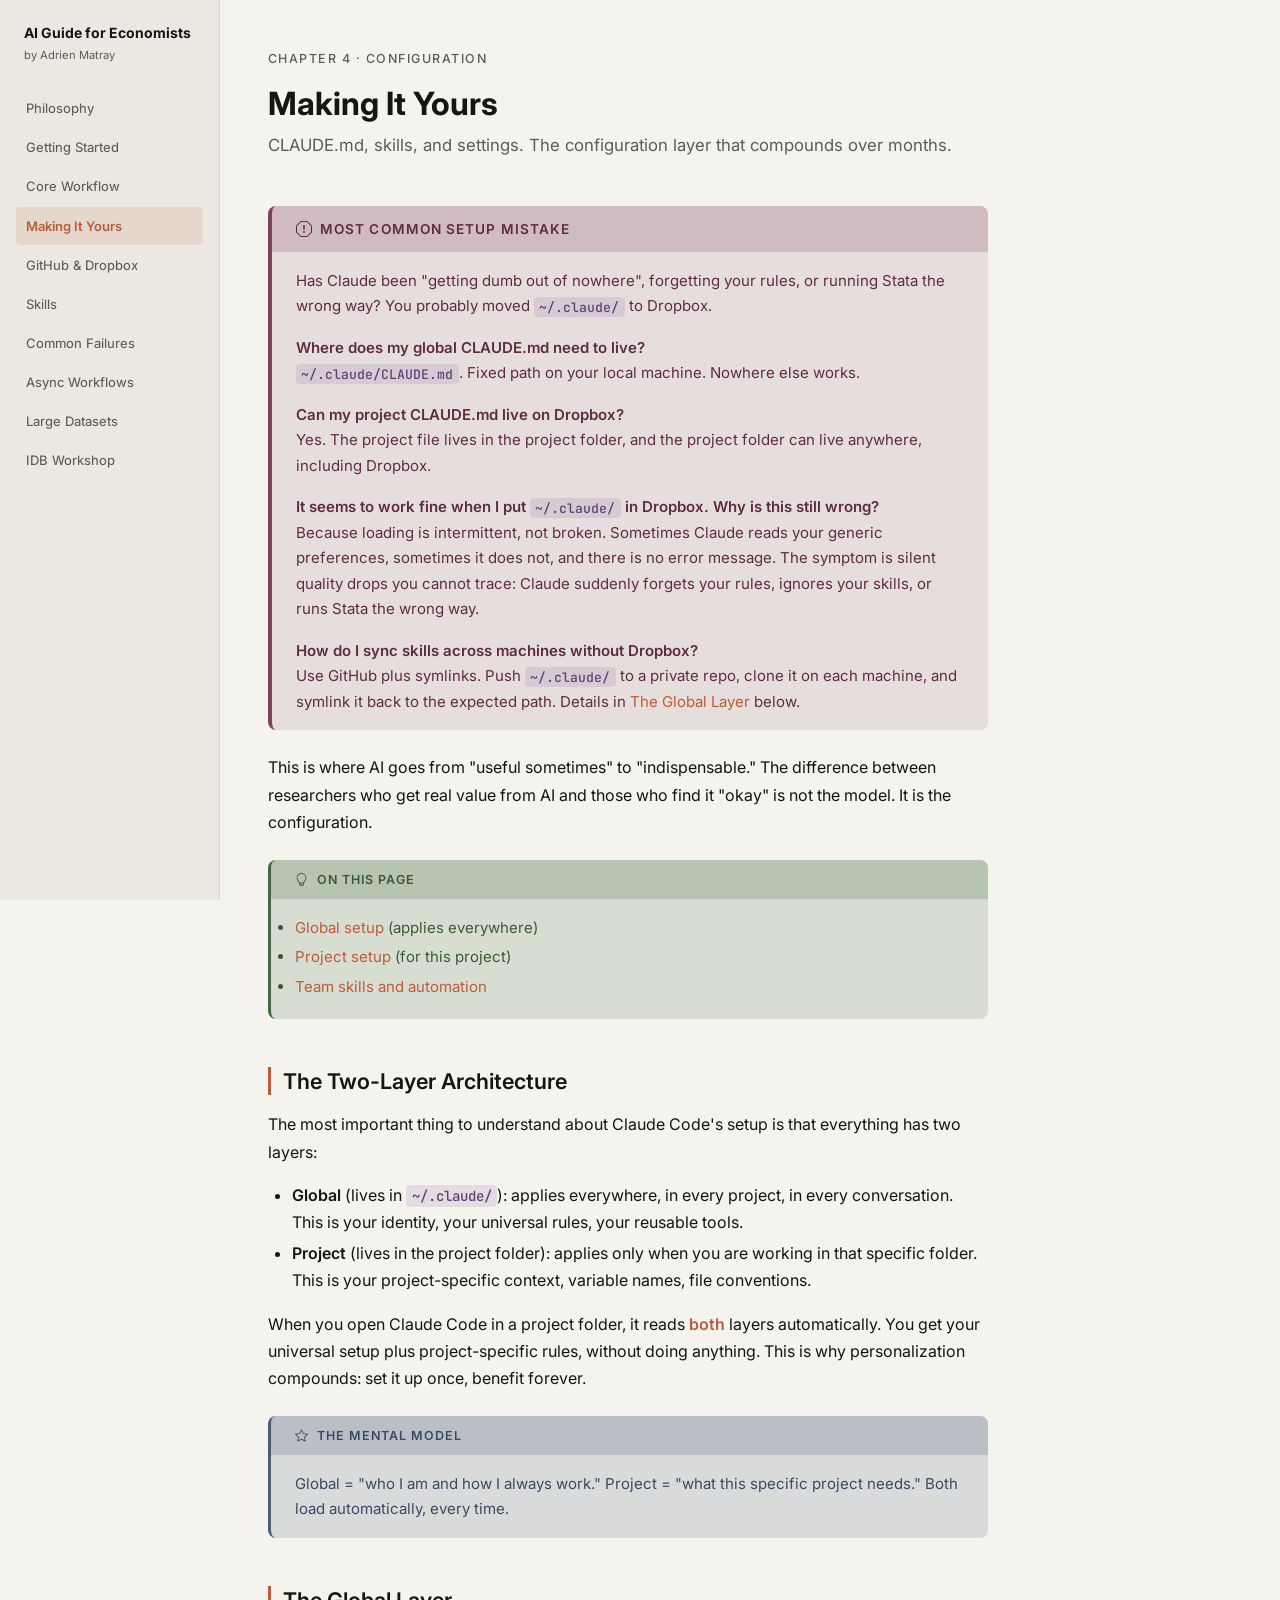
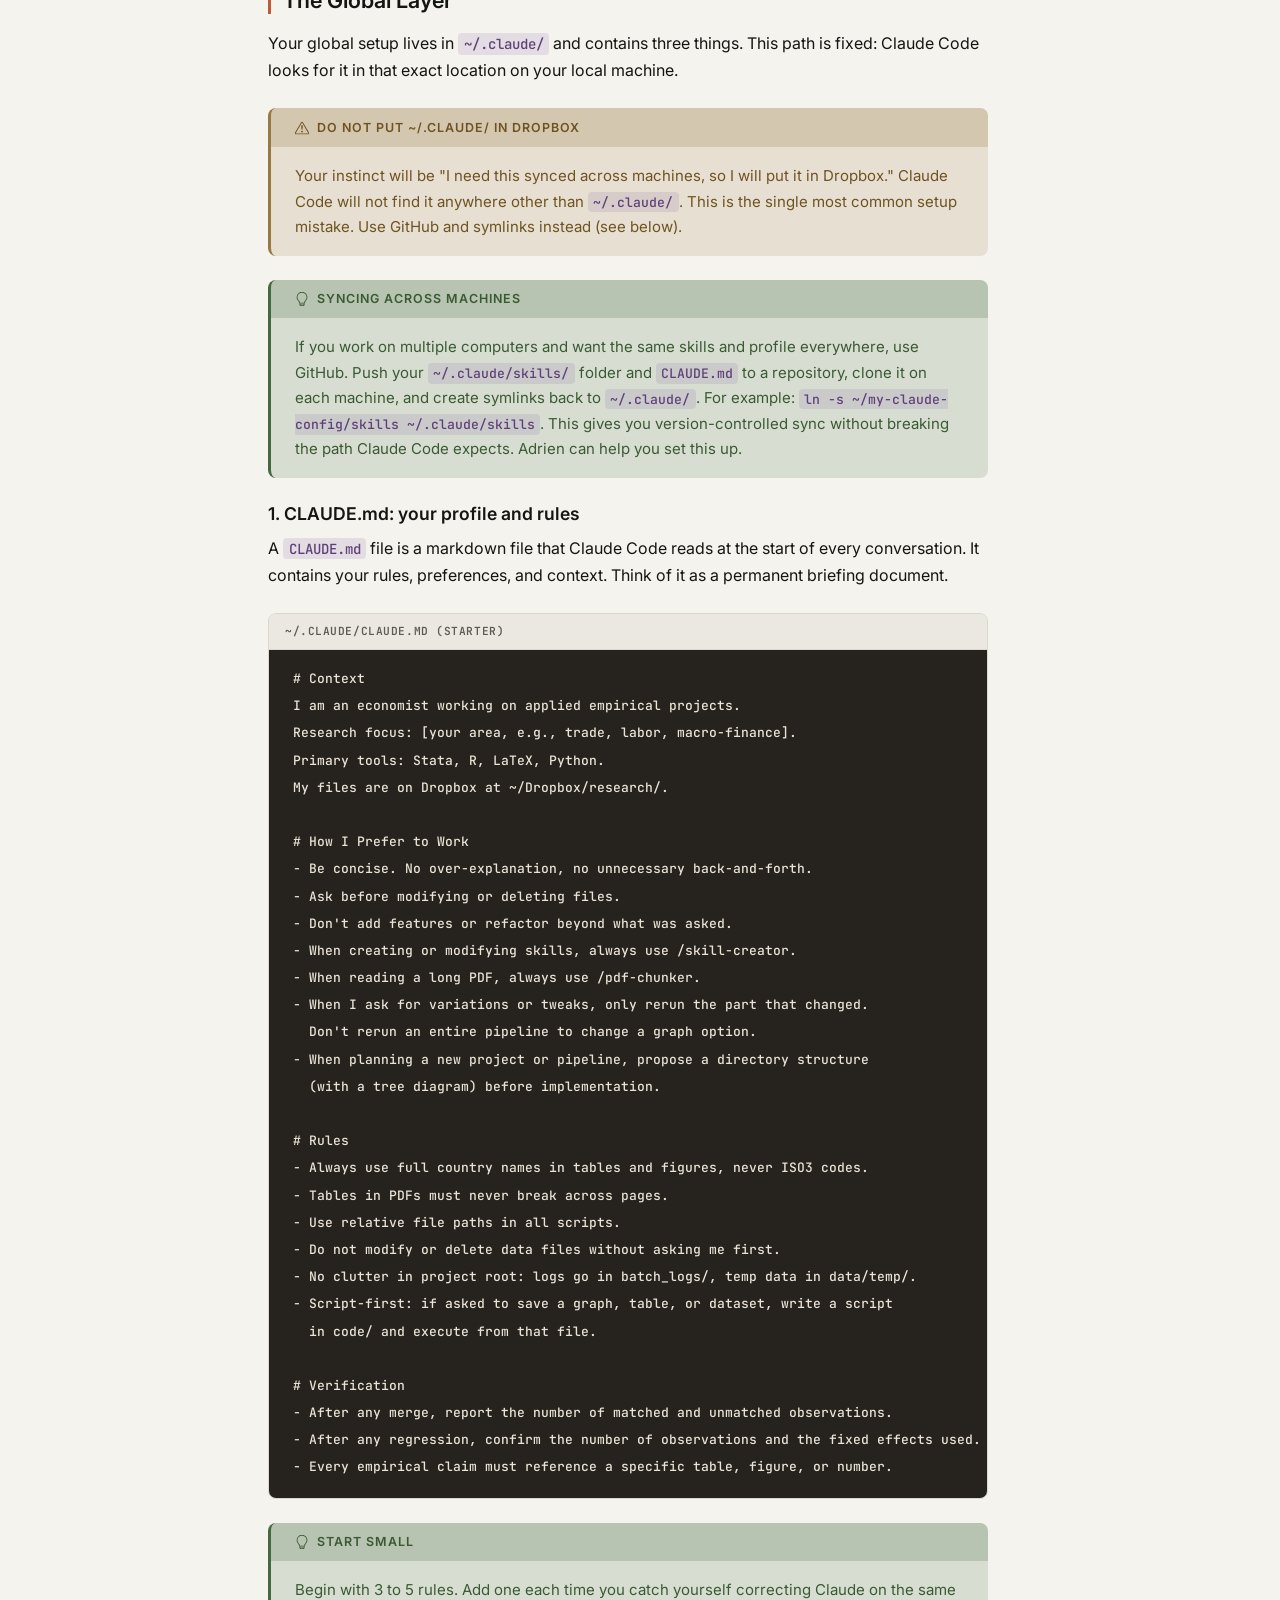
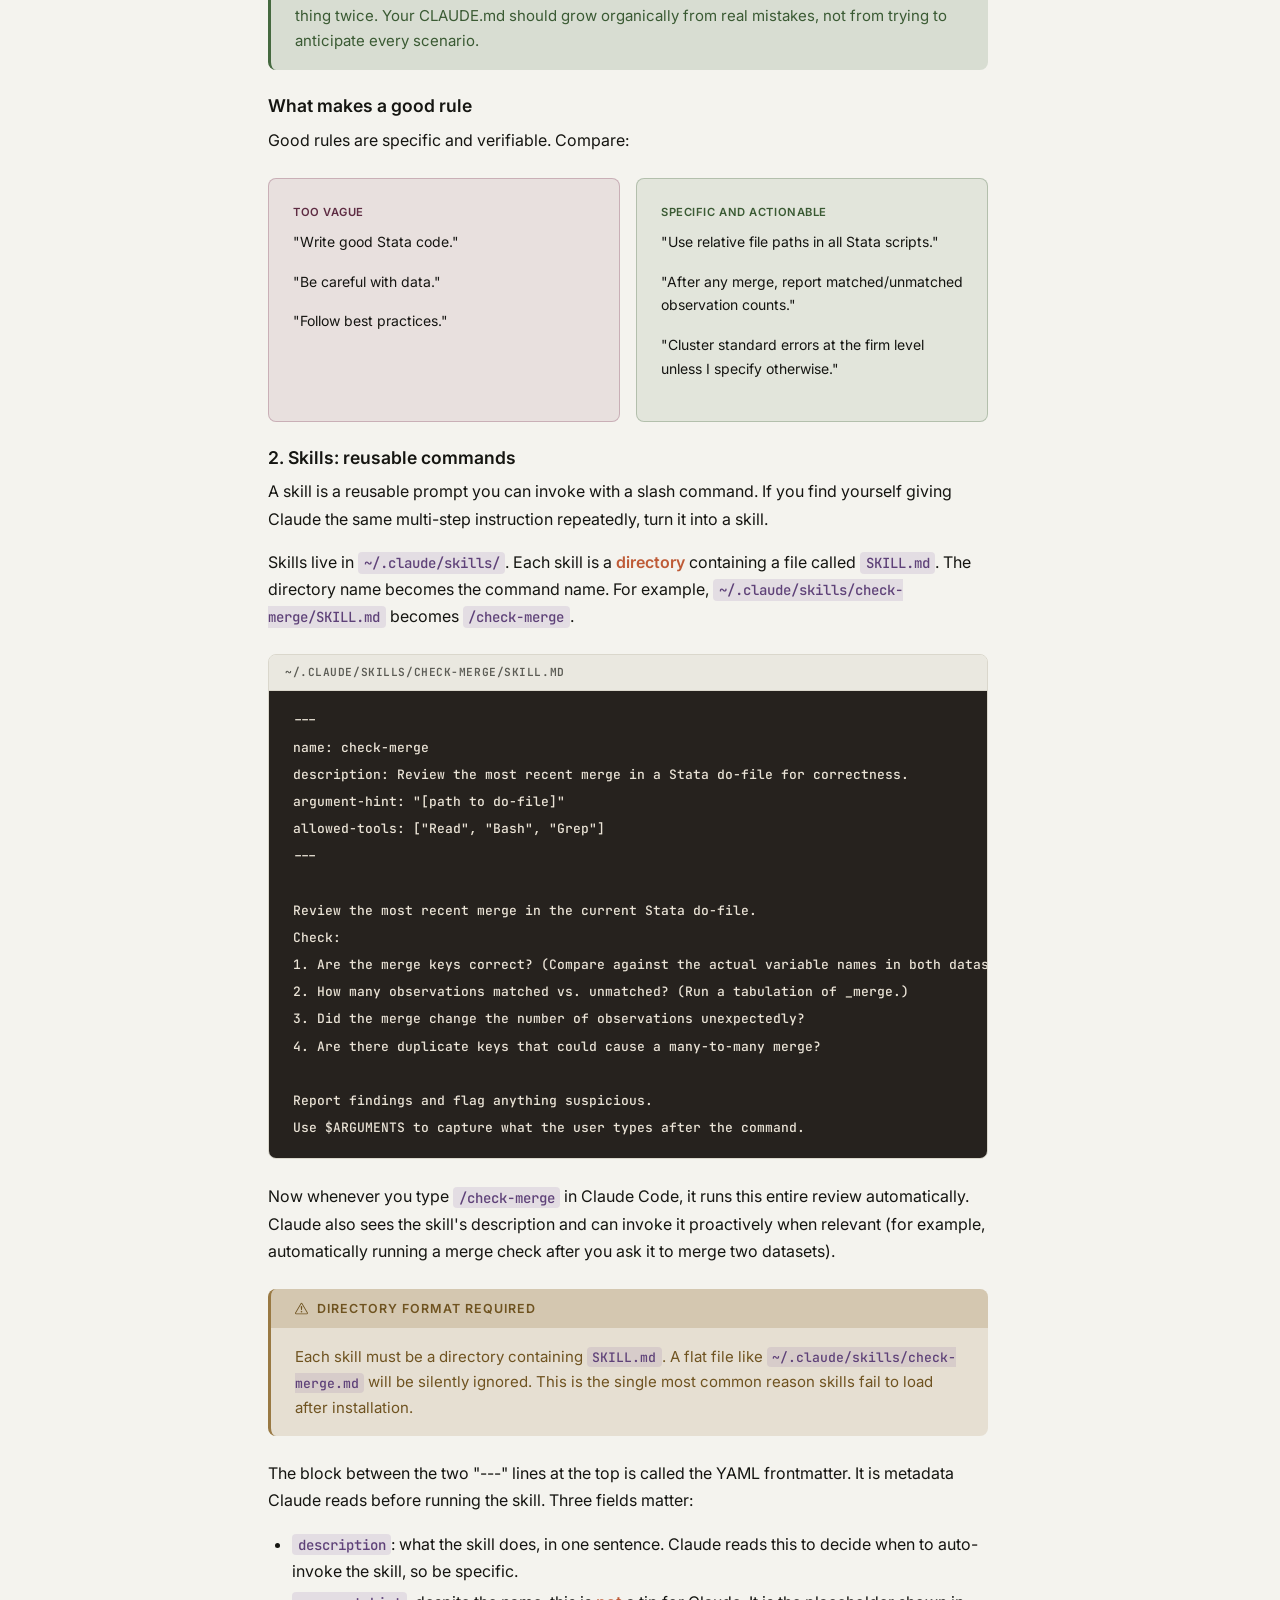
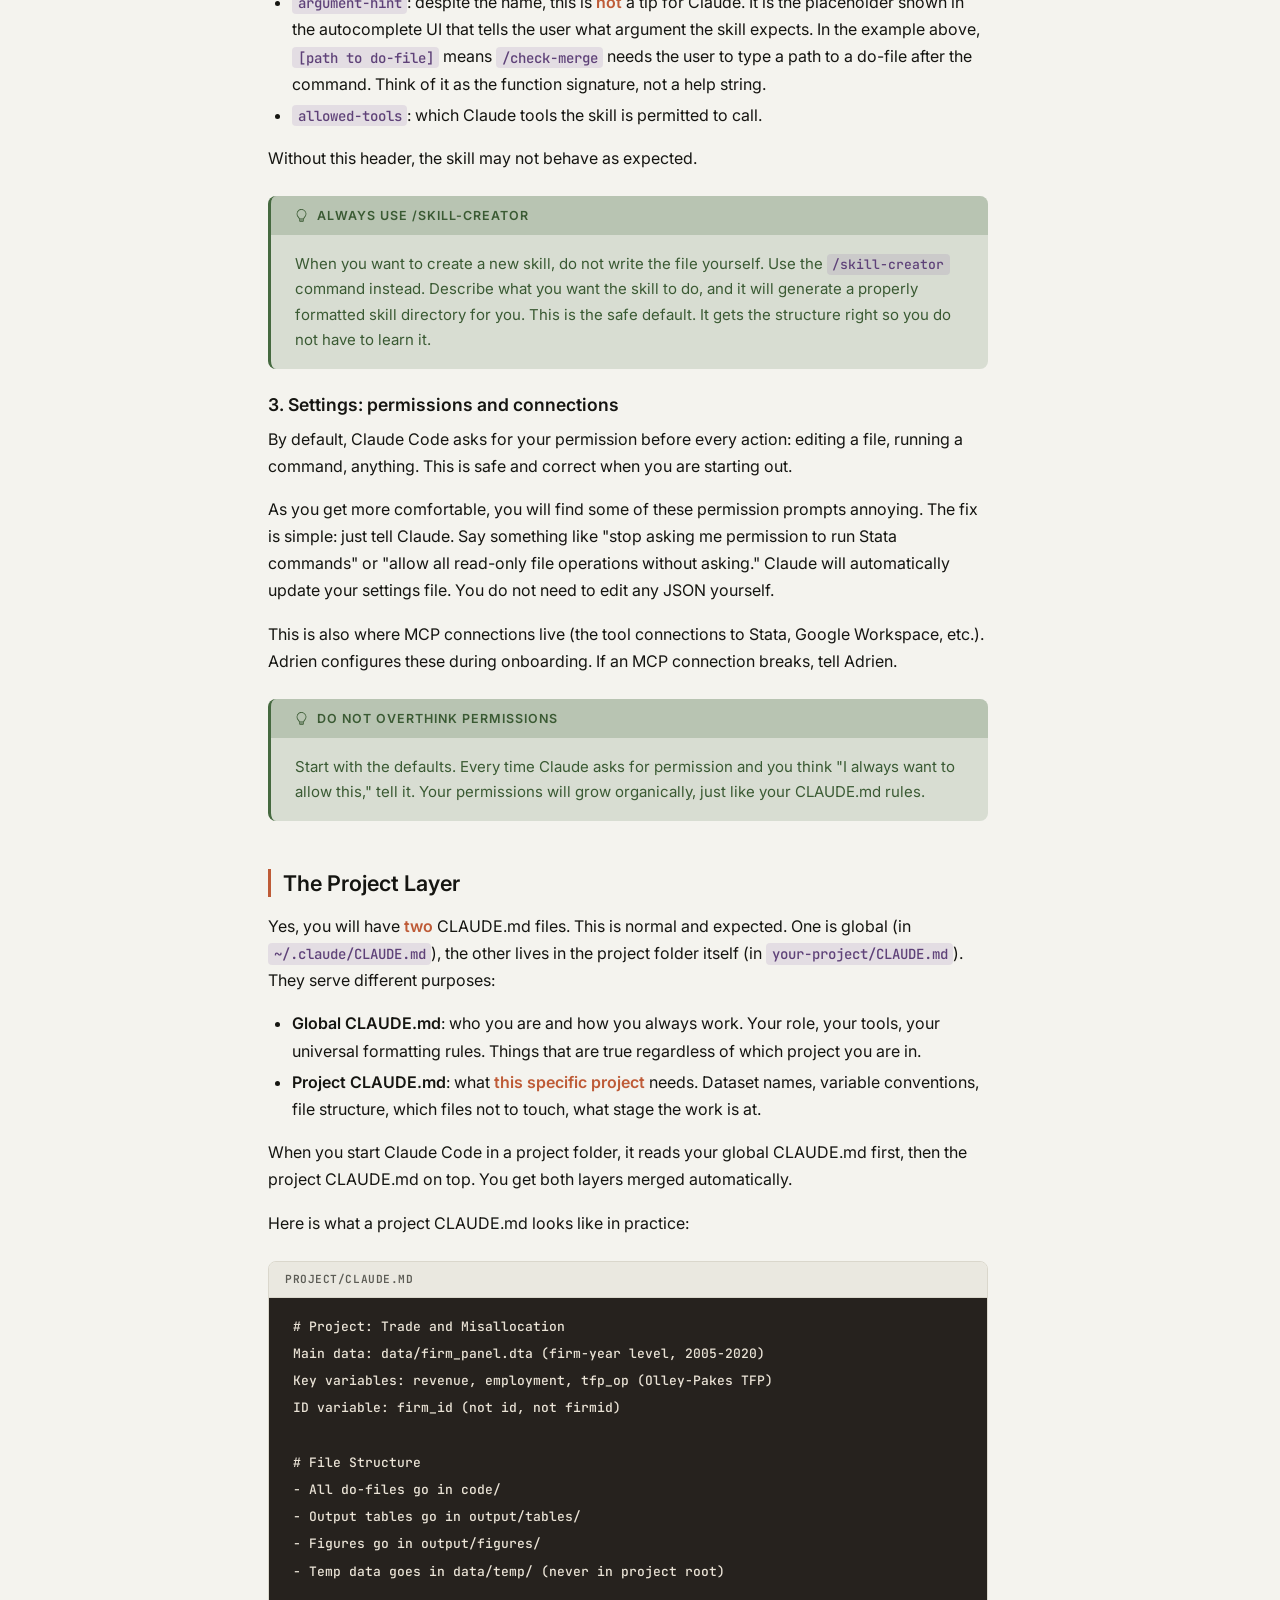
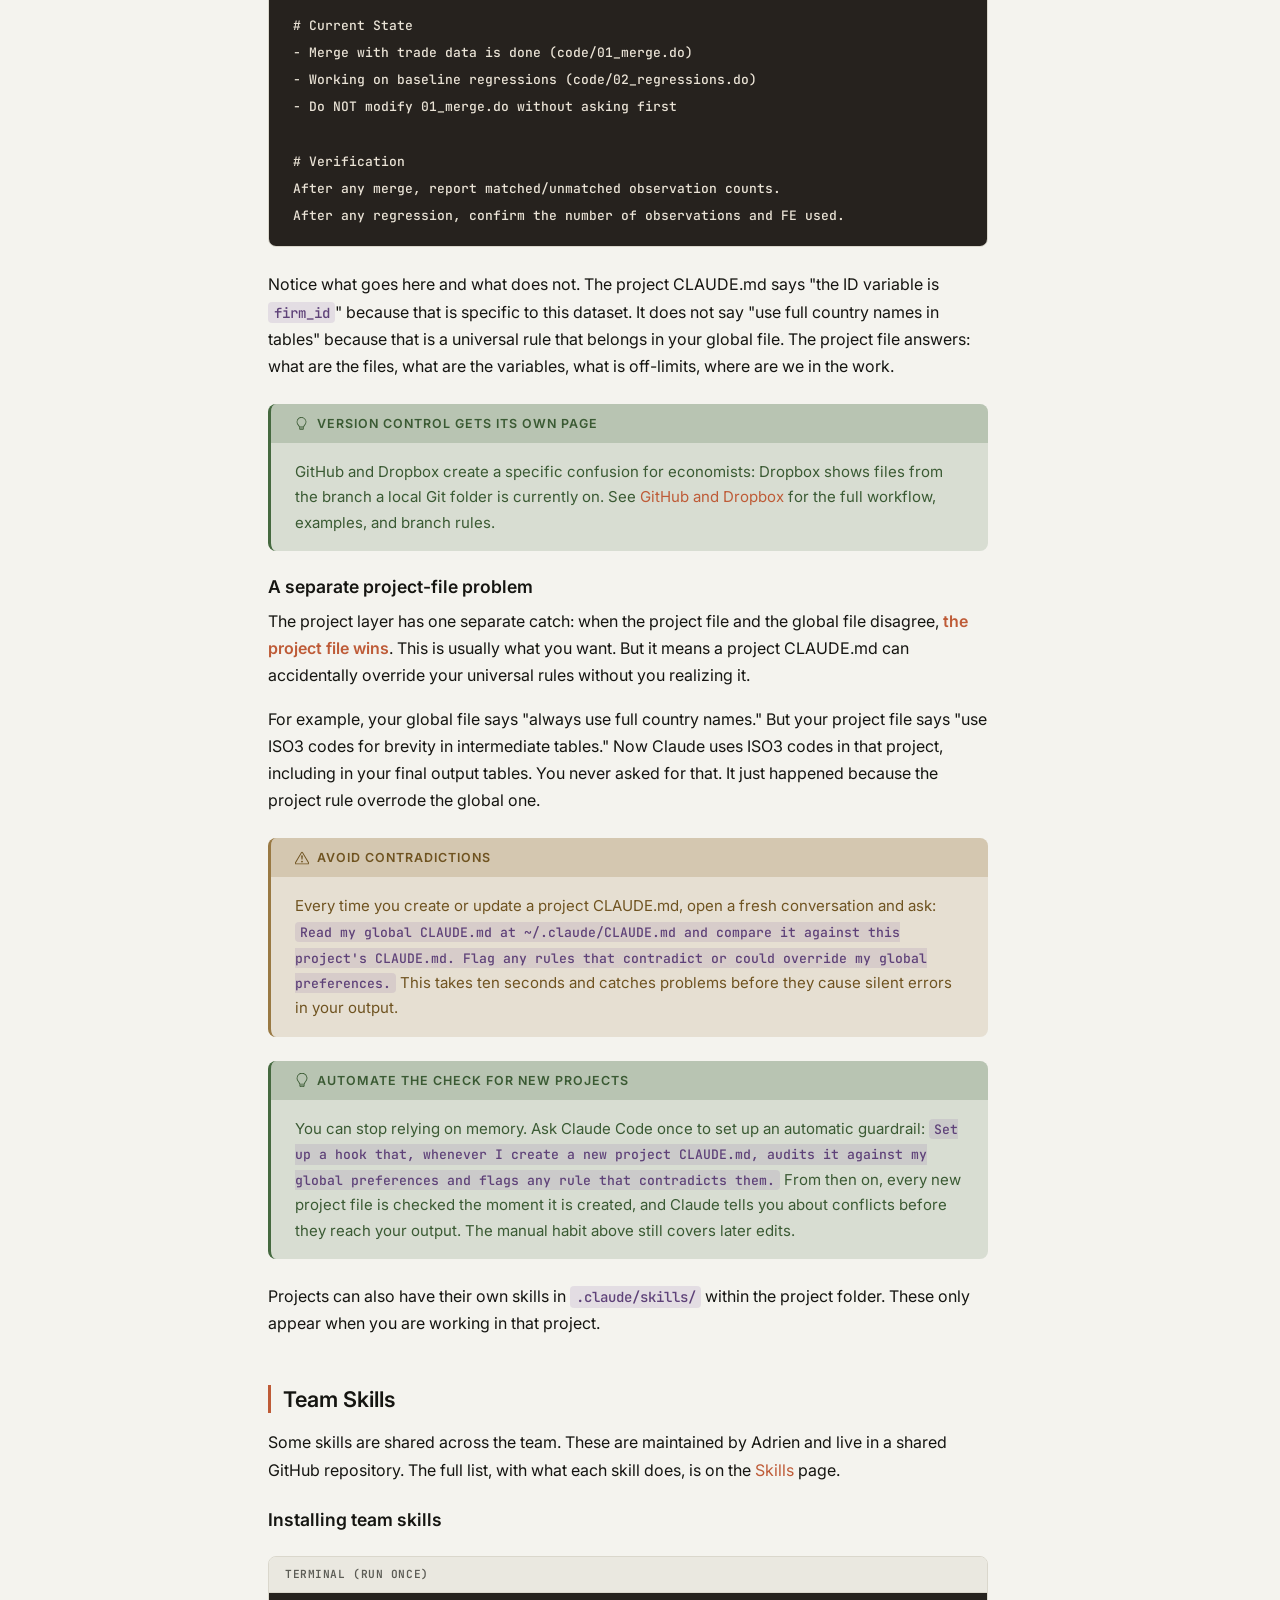
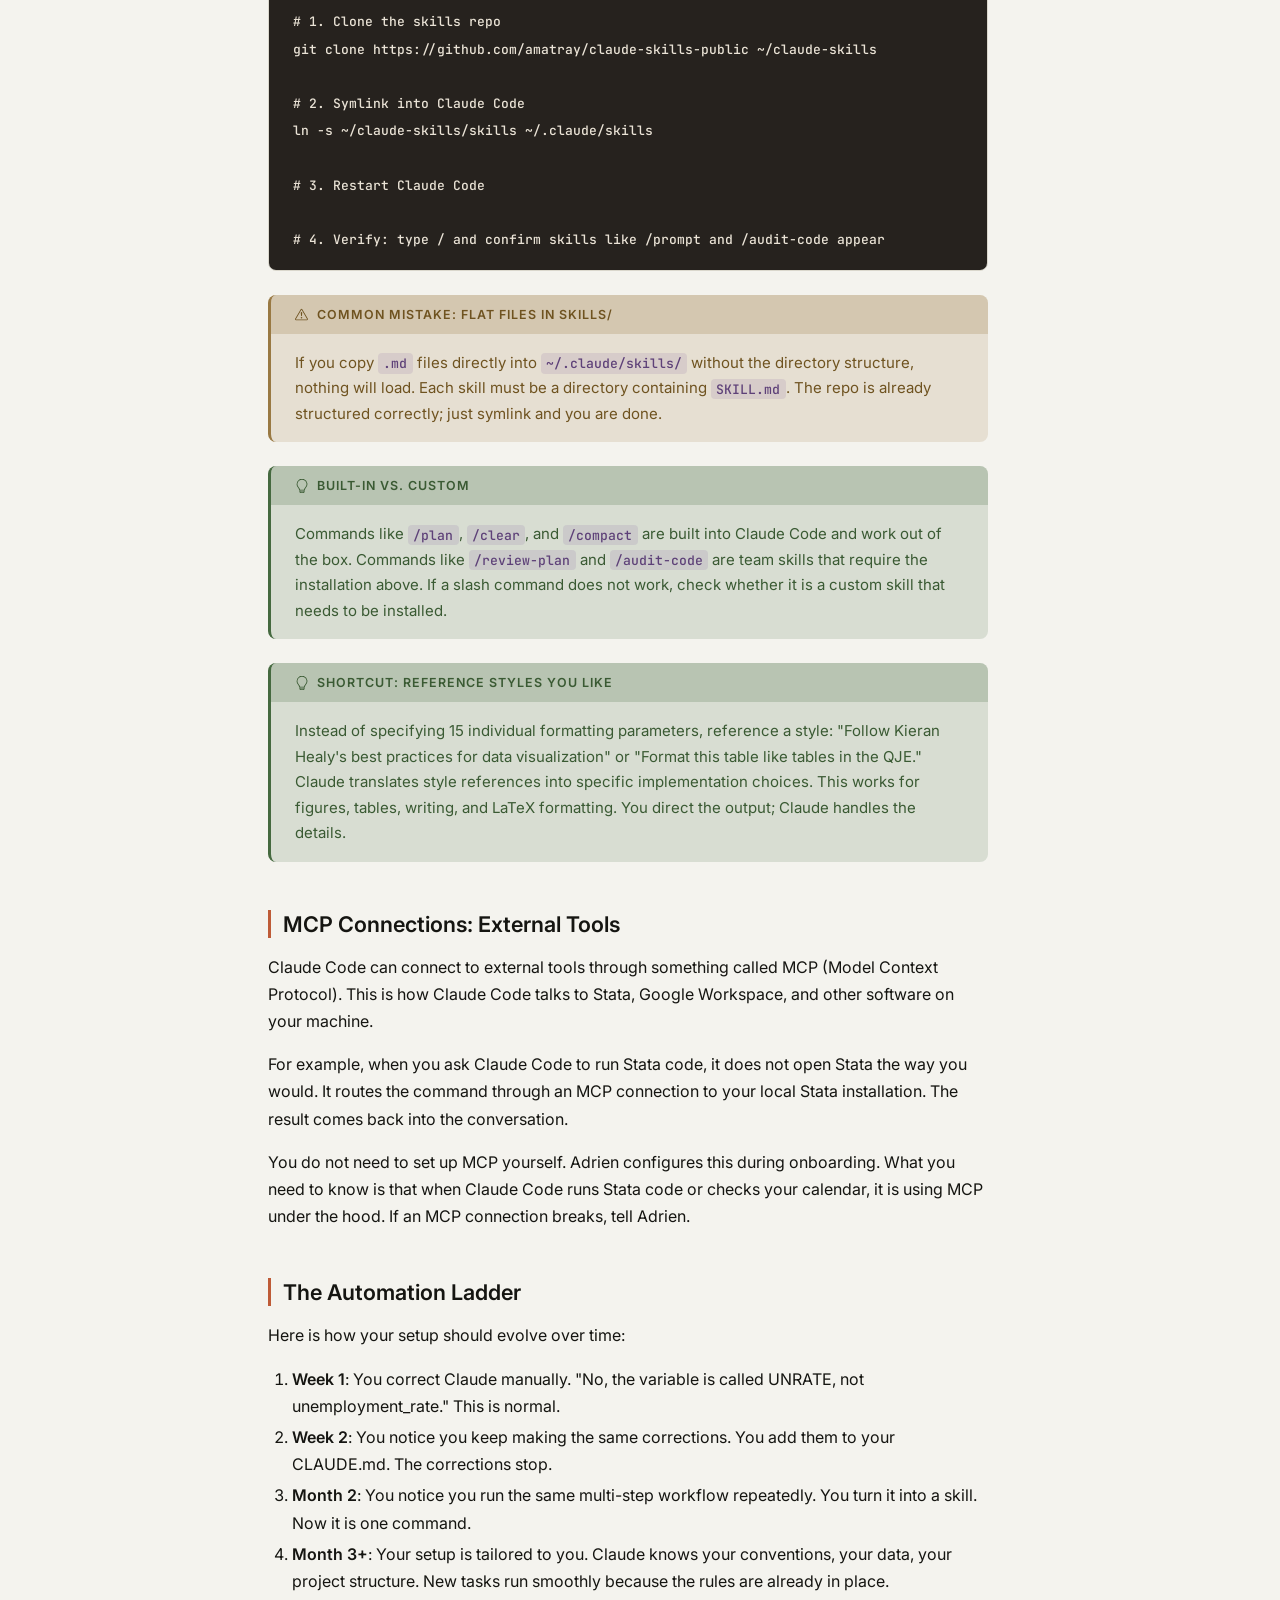
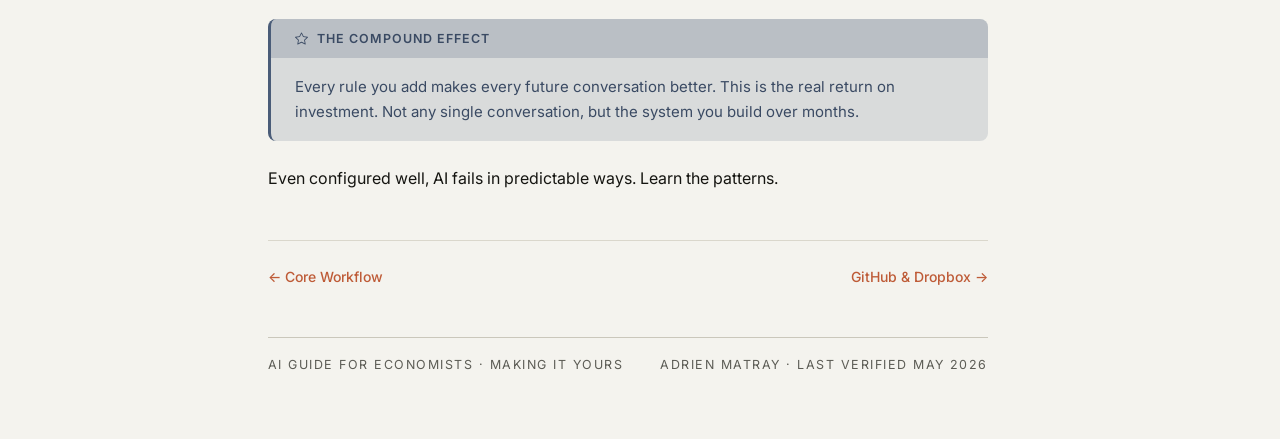
<file: making-it-yours.html>
<!DOCTYPE html>
<html lang="en">
<head>
  <meta charset="UTF-8">
  <meta name="viewport" content="width=device-width, initial-scale=1.0">
  <title>Configuring Claude Code: CLAUDE.md, Skills, Settings | Adrien Matray</title>
  <link rel="preconnect" href="https://fonts.googleapis.com"><link rel="preconnect" href="https://fonts.gstatic.com" crossorigin><link rel="stylesheet" href="https://fonts.googleapis.com/css2?family=Inter:wght@400;500;600;700&family=JetBrains+Mono:wght@400;500&display=swap"><link rel="stylesheet" href="css/style.css">
  <link rel="icon" href="data:image/svg+xml,<svg xmlns='http://www.w3.org/2000/svg' viewBox='0 0 100 100'><text y='.9em' font-size='90'>&#x1F4BB;</text></svg>">
  <meta name="description" content="How to personalize Claude Code with CLAUDE.md, custom skills, and settings so it compounds over months. From Adrien Matray's guide for economists.">
  <meta name="author" content="Adrien Matray">
  <link rel="canonical" href="https://adrienmatray-ai.com/making-it-yours.html">
  <meta property="og:type" content="article">
  <meta property="og:site_name" content="An AI Guide for Economists">
  <meta property="og:title" content="Configuring Claude Code: CLAUDE.md, Skills, Settings | Adrien Matray">
  <meta property="og:description" content="How to personalize Claude Code with CLAUDE.md, custom skills, and settings so it compounds over months. From Adrien Matray's guide for economists.">
  <meta property="og:url" content="https://adrienmatray-ai.com/making-it-yours.html">
  <meta name="twitter:card" content="summary_large_image">
  <meta property="og:image" content="https://adrienmatray-ai.com/img/og-card.png">
  <meta property="og:image:width" content="1200">
  <meta property="og:image:height" content="630">
  <meta name="twitter:image" content="https://adrienmatray-ai.com/img/og-card.png">
  <script type="application/ld+json">
{"@context":"https://schema.org","@type":"TechArticle","headline":"Making It Yours","description":"How to personalize Claude Code with CLAUDE.md, custom skills, and settings so it compounds over months. From Adrien Matray's guide for economists.","inLanguage":"en","url":"https://adrienmatray-ai.com/making-it-yours.html","author":{"@type":"Person","@id":"https://adrienmatray-ai.com/#adrien-matray","name":"Adrien Matray"},"publisher":{"@type":"Person","@id":"https://adrienmatray-ai.com/#adrien-matray","name":"Adrien Matray"},"isPartOf":{"@type":"WebSite","@id":"https://adrienmatray-ai.com/#website","name":"An AI Guide for Economists"}}
  </script>
</head>
<body>
  <details class="mobile-nav">
    <summary>AI Guide for Economists - Menu</summary>
    <ul class="nav-links">
      <li><a href="index.html">Philosophy</a></li>
      <li><a href="getting-started.html">Getting Started</a></li>
      <li><a href="core-workflow.html">Core Workflow</a></li>
      <li><a href="making-it-yours.html" class="nav-active">Making It Yours</a></li>
      <li><a href="github-dropbox.html">GitHub &amp; Dropbox</a></li>
      <li><a href="skills.html">Skills</a></li>
      <li><a href="common-failures.html">Common Failures</a></li>
      <li><a href="async-workflows.html">Async Workflows</a></li>
      <li><a href="large-datasets.html">Large Datasets</a></li>
      <li><a href="idb-workshop.html">IDB Workshop</a></li>
    </ul>
  </details>

  <div class="page-wrapper">
    <nav class="site-nav">
      <div class="nav-brand">
        <span class="nav-title">AI Guide for Economists</span>
        <span class="nav-subtitle">by Adrien Matray</span>
      </div>
      <ul class="nav-links">
        <li><a href="index.html">Philosophy</a></li>
        <li><a href="getting-started.html">Getting Started</a></li>
        <li><a href="core-workflow.html">Core Workflow</a></li>
        <li><a href="making-it-yours.html" class="nav-active">Making It Yours</a></li>
        <li><a href="github-dropbox.html">GitHub &amp; Dropbox</a></li>
        <li><a href="skills.html">Skills</a></li>
        <li><a href="common-failures.html">Common Failures</a></li>
        <li><a href="async-workflows.html">Async Workflows</a></li>
        <li><a href="large-datasets.html">Large Datasets</a></li>
        <li><a href="idb-workshop.html">IDB Workshop</a></li>
      </ul>
    </nav>

    <main class="content">
      <div class="kicker">Chapter 4 &middot; Configuration</div>
      <h1>Making It Yours</h1>
      <p class="subtitle">CLAUDE.md, skills, and settings. The configuration layer that compounds over months.</p>

      <aside class="callout callout-critical">
        <span class="callout-label">Most common setup mistake</span>
        <p>Has Claude been "getting dumb out of nowhere", forgetting your rules, or running Stata the wrong way? You probably moved <code>~/.claude/</code> to Dropbox.</p>
        <p><strong>Where does my global CLAUDE.md need to live?</strong><br>
        <code>~/.claude/CLAUDE.md</code>. Fixed path on your local machine. Nowhere else works.</p>
        <p><strong>Can my project CLAUDE.md live on Dropbox?</strong><br>
        Yes. The project file lives in the project folder, and the project folder can live anywhere, including Dropbox.</p>
        <p><strong>It seems to work fine when I put <code>~/.claude/</code> in Dropbox. Why is this still wrong?</strong><br>
        Because loading is intermittent, not broken. Sometimes Claude reads your generic preferences, sometimes it does not, and there is no error message. The symptom is silent quality drops you cannot trace: Claude suddenly forgets your rules, ignores your skills, or runs Stata the wrong way.</p>
        <p><strong>How do I sync skills across machines without Dropbox?</strong><br>
        Use GitHub plus symlinks. Push <code>~/.claude/</code> to a private repo, clone it on each machine, and symlink it back to the expected path. Details in <a href="#global-layer">The Global Layer</a> below.</p>
      </aside>

      <p>This is where AI goes from "useful sometimes" to "indispensable." The difference between researchers who get real value from AI and those who find it "okay" is not the model. It is the configuration.</p>

      <aside class="callout callout-tip">
        <span class="callout-label">On this page</span>
        <ul>
          <li><a href="#global-layer">Global setup</a> (applies everywhere)</li>
          <li><a href="#project-layer">Project setup</a> (for this project)</li>
          <li><a href="#team-skills">Team skills and automation</a></li>
        </ul>
      </aside>

      <h2>The Two-Layer Architecture</h2>

      <p>The most important thing to understand about Claude Code's setup is that everything has two layers:</p>

      <ul>
        <li><strong>Global</strong> (lives in <code>~/.claude/</code>): applies everywhere, in every project, in every conversation. This is your identity, your universal rules, your reusable tools.</li>
        <li><strong>Project</strong> (lives in the project folder): applies only when you are working in that specific folder. This is your project-specific context, variable names, file conventions.</li>
      </ul>

      <p>When you open Claude Code in a project folder, it reads <em>both</em> layers automatically. You get your universal setup plus project-specific rules, without doing anything. This is why personalization compounds: set it up once, benefit forever.</p>

      <aside class="callout callout-philosophy">
        <span class="callout-label">The mental model</span>
        <p>Global = "who I am and how I always work." Project = "what this specific project needs." Both load automatically, every time.</p>
      </aside>

      <h2 id="global-layer">The Global Layer</h2>

      <p>Your global setup lives in <code>~/.claude/</code> and contains three things. This path is fixed: Claude Code looks for it in that exact location on your local machine.</p>

      <aside class="callout callout-warning">
        <span class="callout-label">Do not put ~/.claude/ in Dropbox</span>
        <p>Your instinct will be "I need this synced across machines, so I will put it in Dropbox." Claude Code will not find it anywhere other than <code>~/.claude/</code>. This is the single most common setup mistake. Use GitHub and symlinks instead (see below).</p>
      </aside>

      <aside class="callout callout-tip">
        <span class="callout-label">Syncing across machines</span>
        <p>If you work on multiple computers and want the same skills and profile everywhere, use GitHub. Push your <code>~/.claude/skills/</code> folder and <code>CLAUDE.md</code> to a repository, clone it on each machine, and create symlinks back to <code>~/.claude/</code>. For example: <code>ln -s ~/my-claude-config/skills ~/.claude/skills</code>. This gives you version-controlled sync without breaking the path Claude Code expects. Adrien can help you set this up.</p>
      </aside>

      <h3>1. CLAUDE.md: your profile and rules</h3>

      <p>A <code>CLAUDE.md</code> file is a markdown file that Claude Code reads at the start of every conversation. It contains your rules, preferences, and context. Think of it as a permanent briefing document.</p>

      <div class="code-block">
        <div class="code-header">~/.claude/CLAUDE.md (starter)</div>
        <pre><code># Context
I am an economist working on applied empirical projects.
Research focus: [your area, e.g., trade, labor, macro-finance].
Primary tools: Stata, R, LaTeX, Python.
My files are on Dropbox at ~/Dropbox/research/.

# How I Prefer to Work
- Be concise. No over-explanation, no unnecessary back-and-forth.
- Ask before modifying or deleting files.
- Don't add features or refactor beyond what was asked.
- When creating or modifying skills, always use /skill-creator.
- When reading a long PDF, always use /pdf-chunker.
- When I ask for variations or tweaks, only rerun the part that changed.
  Don't rerun an entire pipeline to change a graph option.
- When planning a new project or pipeline, propose a directory structure
  (with a tree diagram) before implementation.

# Rules
- Always use full country names in tables and figures, never ISO3 codes.
- Tables in PDFs must never break across pages.
- Use relative file paths in all scripts.
- Do not modify or delete data files without asking me first.
- No clutter in project root: logs go in batch_logs/, temp data in data/temp/.
- Script-first: if asked to save a graph, table, or dataset, write a script
  in code/ and execute from that file.

# Verification
- After any merge, report the number of matched and unmatched observations.
- After any regression, confirm the number of observations and the fixed effects used.
- Every empirical claim must reference a specific table, figure, or number.</code></pre>
      </div>

      <aside class="callout callout-tip">
        <span class="callout-label">Start small</span>
        <p>Begin with 3 to 5 rules. Add one each time you catch yourself correcting Claude on the same thing twice. Your CLAUDE.md should grow organically from real mistakes, not from trying to anticipate every scenario.</p>
      </aside>

      <h3>What makes a good rule</h3>

      <p>Good rules are specific and verifiable. Compare:</p>

      <div class="comparison-grid">
        <div class="bad">
          <span class="label">Too vague</span>
          <p>"Write good Stata code."</p>
          <p>"Be careful with data."</p>
          <p>"Follow best practices."</p>
        </div>
        <div class="good">
          <span class="label">Specific and actionable</span>
          <p>"Use relative file paths in all Stata scripts."</p>
          <p>"After any merge, report matched/unmatched observation counts."</p>
          <p>"Cluster standard errors at the firm level unless I specify otherwise."</p>
        </div>
      </div>

      <h3>2. Skills: reusable commands</h3>

      <p>A skill is a reusable prompt you can invoke with a slash command. If you find yourself giving Claude the same multi-step instruction repeatedly, turn it into a skill.</p>

      <p>Skills live in <code>~/.claude/skills/</code>. Each skill is a <em>directory</em> containing a file called <code>SKILL.md</code>. The directory name becomes the command name. For example, <code>~/.claude/skills/check-merge/SKILL.md</code> becomes <code>/check-merge</code>.</p>

      <div class="code-block">
        <div class="code-header">~/.claude/skills/check-merge/SKILL.md</div>
        <pre><code>---
name: check-merge
description: Review the most recent merge in a Stata do-file for correctness.
argument-hint: "[path to do-file]"
allowed-tools: ["Read", "Bash", "Grep"]
---

Review the most recent merge in the current Stata do-file.
Check:
1. Are the merge keys correct? (Compare against the actual variable names in both datasets.)
2. How many observations matched vs. unmatched? (Run a tabulation of _merge.)
3. Did the merge change the number of observations unexpectedly?
4. Are there duplicate keys that could cause a many-to-many merge?

Report findings and flag anything suspicious.
Use $ARGUMENTS to capture what the user types after the command.</code></pre>
      </div>

      <p>Now whenever you type <code>/check-merge</code> in Claude Code, it runs this entire review automatically. Claude also sees the skill's description and can invoke it proactively when relevant (for example, automatically running a merge check after you ask it to merge two datasets).</p>

      <aside class="callout callout-warning">
        <span class="callout-label">Directory format required</span>
        <p>Each skill must be a directory containing <code>SKILL.md</code>. A flat file like <code>~/.claude/skills/check-merge.md</code> will be silently ignored. This is the single most common reason skills fail to load after installation.</p>
      </aside>

      <p>The block between the two "---" lines at the top is called the YAML frontmatter. It is metadata Claude reads before running the skill. Three fields matter:</p>
      <ul>
        <li><code>description</code>: what the skill does, in one sentence. Claude reads this to decide when to auto-invoke the skill, so be specific.</li>
        <li><code>argument-hint</code>: despite the name, this is <em>not</em> a tip for Claude. It is the placeholder shown in the autocomplete UI that tells the user what argument the skill expects. In the example above, <code>[path to do-file]</code> means <code>/check-merge</code> needs the user to type a path to a do-file after the command. Think of it as the function signature, not a help string.</li>
        <li><code>allowed-tools</code>: which Claude tools the skill is permitted to call.</li>
      </ul>
      <p>Without this header, the skill may not behave as expected.</p>

      <aside class="callout callout-tip">
        <span class="callout-label">Always use /skill-creator</span>
        <p>When you want to create a new skill, do not write the file yourself. Use the <code>/skill-creator</code> command instead. Describe what you want the skill to do, and it will generate a properly formatted skill directory for you. This is the safe default. It gets the structure right so you do not have to learn it.</p>
      </aside>

      <h3>3. Settings: permissions and connections</h3>

      <p>By default, Claude Code asks for your permission before every action: editing a file, running a command, anything. This is safe and correct when you are starting out.</p>

      <p>As you get more comfortable, you will find some of these permission prompts annoying. The fix is simple: just tell Claude. Say something like "stop asking me permission to run Stata commands" or "allow all read-only file operations without asking." Claude will automatically update your settings file. You do not need to edit any JSON yourself.</p>

      <p>This is also where MCP connections live (the tool connections to Stata, Google Workspace, etc.). Adrien configures these during onboarding. If an MCP connection breaks, tell Adrien.</p>

      <aside class="callout callout-tip">
        <span class="callout-label">Do not overthink permissions</span>
        <p>Start with the defaults. Every time Claude asks for permission and you think "I always want to allow this," tell it. Your permissions will grow organically, just like your CLAUDE.md rules.</p>
      </aside>

      <h2 id="project-layer">The Project Layer</h2>

      <p>Yes, you will have <em>two</em> CLAUDE.md files. This is normal and expected. One is global (in <code>~/.claude/CLAUDE.md</code>), the other lives in the project folder itself (in <code>your-project/CLAUDE.md</code>). They serve different purposes:</p>

      <ul>
        <li><strong>Global CLAUDE.md</strong>: who you are and how you always work. Your role, your tools, your universal formatting rules. Things that are true regardless of which project you are in.</li>
        <li><strong>Project CLAUDE.md</strong>: what <em>this specific project</em> needs. Dataset names, variable conventions, file structure, which files not to touch, what stage the work is at.</li>
      </ul>

      <p>When you start Claude Code in a project folder, it reads your global CLAUDE.md first, then the project CLAUDE.md on top. You get both layers merged automatically.</p>

      <p>Here is what a project CLAUDE.md looks like in practice:</p>

      <div class="code-block">
        <div class="code-header">project/CLAUDE.md</div>
        <pre><code># Project: Trade and Misallocation
Main data: data/firm_panel.dta (firm-year level, 2005-2020)
Key variables: revenue, employment, tfp_op (Olley-Pakes TFP)
ID variable: firm_id (not id, not firmid)

# File Structure
- All do-files go in code/
- Output tables go in output/tables/
- Figures go in output/figures/
- Temp data goes in data/temp/ (never in project root)

# Current State
- Merge with trade data is done (code/01_merge.do)
- Working on baseline regressions (code/02_regressions.do)
- Do NOT modify 01_merge.do without asking first

# Verification
After any merge, report matched/unmatched observation counts.
After any regression, confirm the number of observations and FE used.</code></pre>
      </div>

      <p>Notice what goes here and what does not. The project CLAUDE.md says "the ID variable is <code>firm_id</code>" because that is specific to this dataset. It does not say "use full country names in tables" because that is a universal rule that belongs in your global file. The project file answers: what are the files, what are the variables, what is off-limits, where are we in the work.</p>

      <aside class="callout callout-tip">
        <span class="callout-label">Version control gets its own page</span>
        <p>GitHub and Dropbox create a specific confusion for economists: Dropbox shows files from the branch a local Git folder is currently on. See <a href="github-dropbox.html">GitHub and Dropbox</a> for the full workflow, examples, and branch rules.</p>
      </aside>

      <h3>A separate project-file problem</h3>

      <p>The project layer has one separate catch: when the project file and the global file disagree, <em>the project file wins</em>. This is usually what you want. But it means a project CLAUDE.md can accidentally override your universal rules without you realizing it.</p>

      <p>For example, your global file says "always use full country names." But your project file says "use ISO3 codes for brevity in intermediate tables." Now Claude uses ISO3 codes in that project, including in your final output tables. You never asked for that. It just happened because the project rule overrode the global one.</p>

      <aside class="callout callout-warning">
        <span class="callout-label">Avoid contradictions</span>
        <p>Every time you create or update a project CLAUDE.md, open a fresh conversation and ask: <code>Read my global CLAUDE.md at ~/.claude/CLAUDE.md and compare it against this project's CLAUDE.md. Flag any rules that contradict or could override my global preferences.</code> This takes ten seconds and catches problems before they cause silent errors in your output.</p>
      </aside>

      <aside class="callout callout-tip">
        <span class="callout-label">Automate the check for new projects</span>
        <p>You can stop relying on memory. Ask Claude Code once to set up an automatic guardrail: <code>Set up a hook that, whenever I create a new project CLAUDE.md, audits it against my global preferences and flags any rule that contradicts them.</code> From then on, every new project file is checked the moment it is created, and Claude tells you about conflicts before they reach your output. The manual habit above still covers later edits.</p>
      </aside>

      <p>Projects can also have their own skills in <code>.claude/skills/</code> within the project folder. These only appear when you are working in that project.</p>

      <h2 id="team-skills">Team Skills</h2>

      <p>Some skills are shared across the team. These are maintained by Adrien and live in a shared GitHub repository. The full list, with what each skill does, is on the <a href="skills.html">Skills</a> page.</p>

      <h3>Installing team skills</h3>

      <div class="code-block">
        <div class="code-header">Terminal (run once)</div>
        <pre><code># 1. Clone the skills repo
git clone https://github.com/amatray/claude-skills-public ~/claude-skills

# 2. Symlink into Claude Code
ln -s ~/claude-skills/skills ~/.claude/skills

# 3. Restart Claude Code

# 4. Verify: type / and confirm skills like /prompt and /audit-code appear</code></pre>
      </div>

      <aside class="callout callout-warning">
        <span class="callout-label">Common mistake: flat files in skills/</span>
        <p>If you copy <code>.md</code> files directly into <code>~/.claude/skills/</code> without the directory structure, nothing will load. Each skill must be a directory containing <code>SKILL.md</code>. The repo is already structured correctly; just symlink and you are done.</p>
      </aside>

      <aside class="callout callout-tip">
        <span class="callout-label">Built-in vs. custom</span>
        <p>Commands like <code>/plan</code>, <code>/clear</code>, and <code>/compact</code> are built into Claude Code and work out of the box. Commands like <code>/review-plan</code> and <code>/audit-code</code> are team skills that require the installation above. If a slash command does not work, check whether it is a custom skill that needs to be installed.</p>
      </aside>

      <aside class="callout callout-tip">
        <span class="callout-label">Shortcut: reference styles you like</span>
        <p>Instead of specifying 15 individual formatting parameters, reference a style: "Follow Kieran Healy's best practices for data visualization" or "Format this table like tables in the QJE." Claude translates style references into specific implementation choices. This works for figures, tables, writing, and LaTeX formatting. You direct the output; Claude handles the details.</p>
      </aside>

      <h2>MCP Connections: External Tools</h2>

      <p>Claude Code can connect to external tools through something called MCP (Model Context Protocol). This is how Claude Code talks to Stata, Google Workspace, and other software on your machine.</p>

      <p>For example, when you ask Claude Code to run Stata code, it does not open Stata the way you would. It routes the command through an MCP connection to your local Stata installation. The result comes back into the conversation.</p>

      <p>You do not need to set up MCP yourself. Adrien configures this during onboarding. What you need to know is that when Claude Code runs Stata code or checks your calendar, it is using MCP under the hood. If an MCP connection breaks, tell Adrien.</p>

      <h2>The Automation Ladder</h2>

      <p>Here is how your setup should evolve over time:</p>

      <ol>
        <li><strong>Week 1</strong>: You correct Claude manually. "No, the variable is called UNRATE, not unemployment_rate." This is normal.</li>
        <li><strong>Week 2</strong>: You notice you keep making the same corrections. You add them to your CLAUDE.md. The corrections stop.</li>
        <li><strong>Month 2</strong>: You notice you run the same multi-step workflow repeatedly. You turn it into a skill. Now it is one command.</li>
        <li><strong>Month 3+</strong>: Your setup is tailored to you. Claude knows your conventions, your data, your project structure. New tasks run smoothly because the rules are already in place.</li>
      </ol>

      <aside class="callout callout-philosophy">
        <span class="callout-label">The compound effect</span>
        <p>Every rule you add makes every future conversation better. This is the real return on investment. Not any single conversation, but the system you build over months.</p>
      </aside>

      <p>Even configured well, AI fails in predictable ways. Learn the patterns.</p>

      <nav class="page-nav">
        <a href="core-workflow.html" class="prev">&larr; Core Workflow</a>
        <a href="github-dropbox.html" class="next">GitHub &amp; Dropbox &rarr;</a>
      </nav>

      <footer class="footer-meta">
        <span>AI Guide for Economists &middot; Making It Yours</span>
        <span>Adrien Matray &middot; Last verified May 2026</span>
      </footer>
    </main>
  </div>
</body>
</html>
</file>
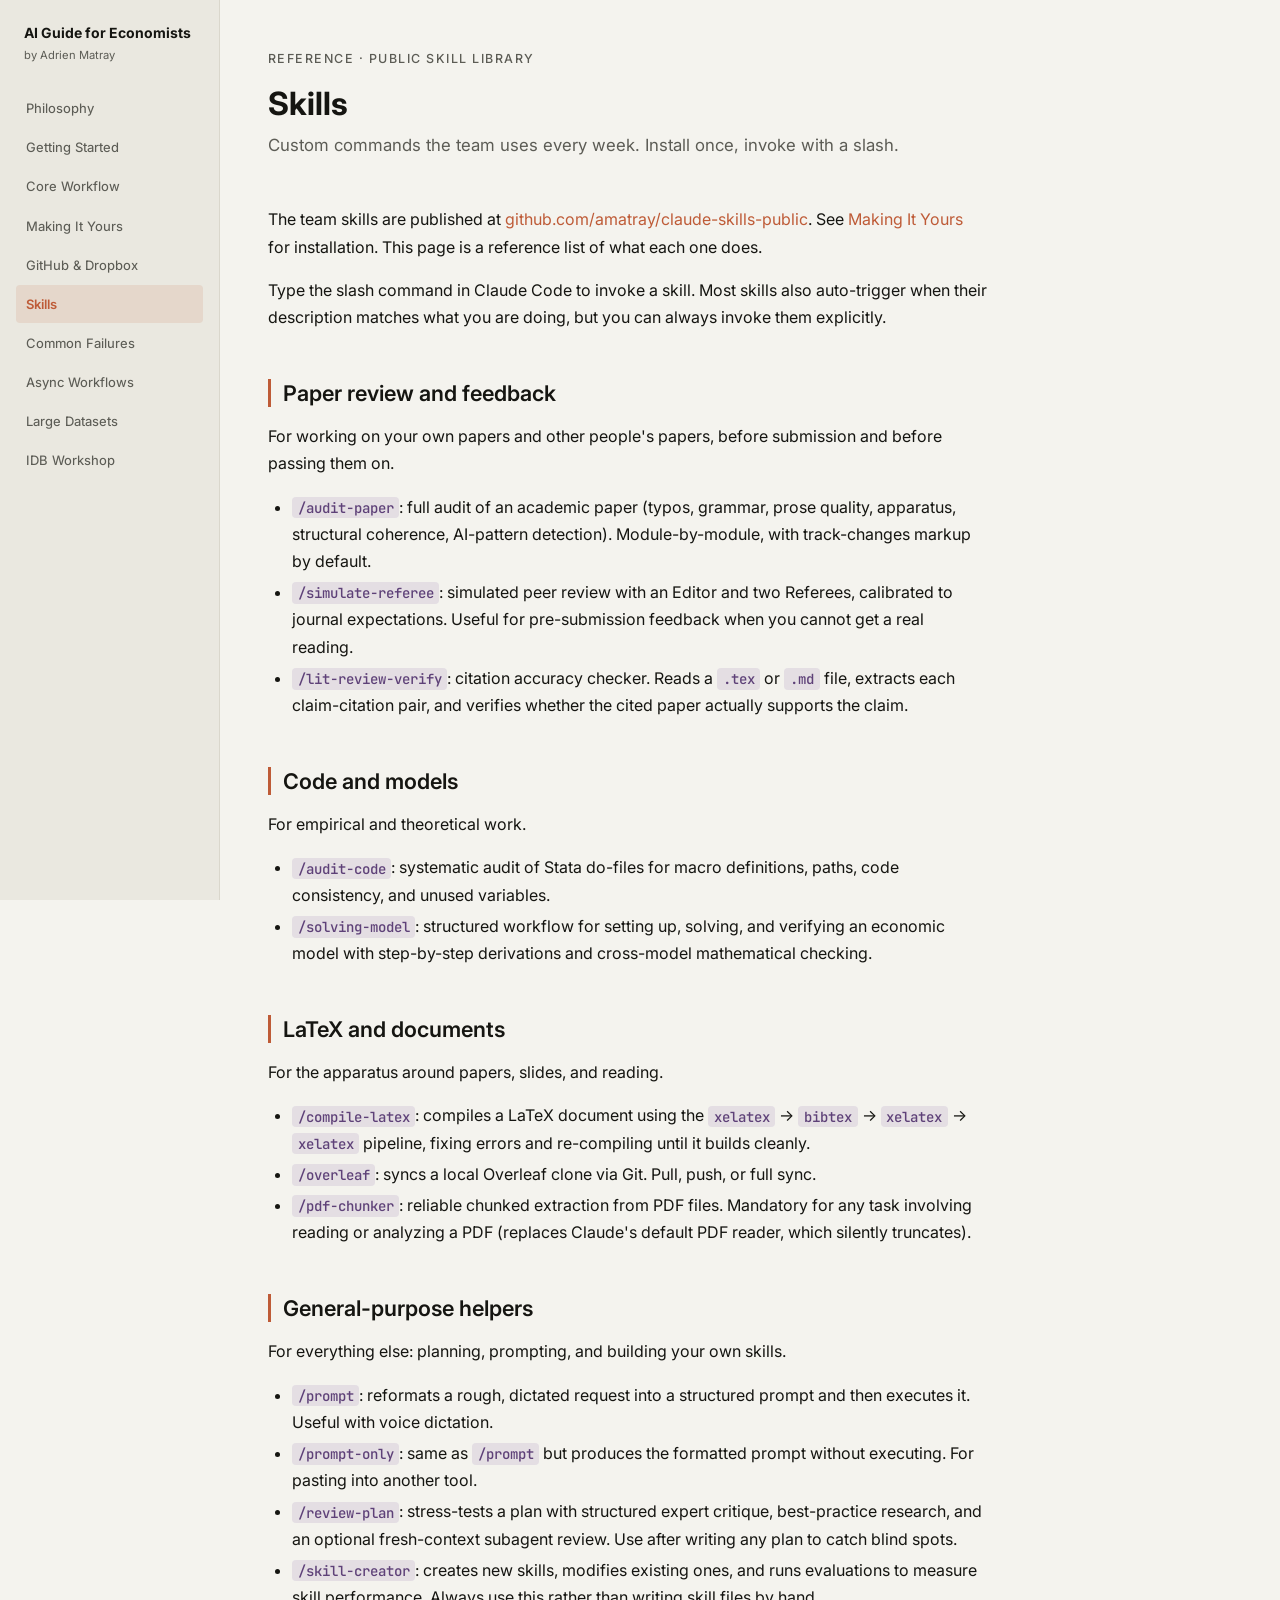
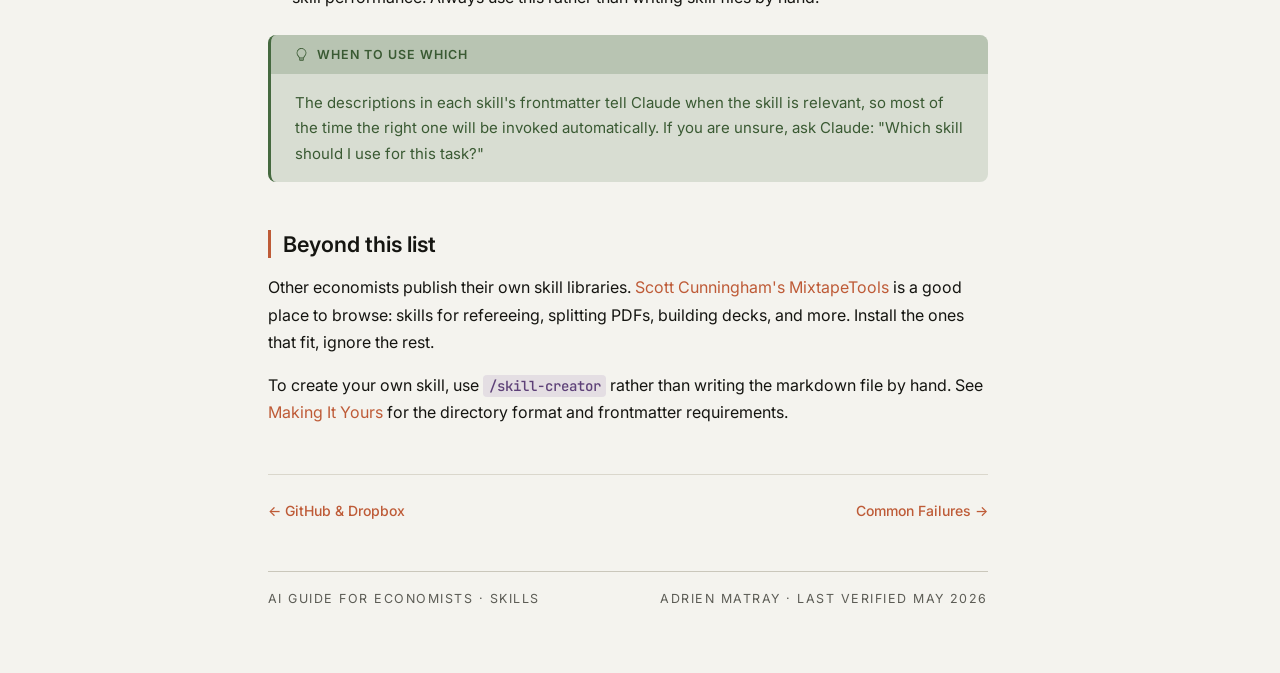
<file: skills.html>
<!DOCTYPE html>
<html lang="en">
<head>
  <meta charset="UTF-8">
  <meta name="viewport" content="width=device-width, initial-scale=1.0">
  <title>Custom Claude Code Skills for Research | Adrien Matray</title>
  <link rel="preconnect" href="https://fonts.googleapis.com"><link rel="preconnect" href="https://fonts.gstatic.com" crossorigin><link rel="stylesheet" href="https://fonts.googleapis.com/css2?family=Inter:wght@400;500;600;700&family=JetBrains+Mono:wght@400;500&display=swap"><link rel="stylesheet" href="css/style.css">
  <link rel="icon" href="data:image/svg+xml,<svg xmlns='http://www.w3.org/2000/svg' viewBox='0 0 100 100'><text y='.9em' font-size='90'>&#x1F4BB;</text></svg>">
  <meta name="description" content="The custom slash-command skills an economics research team uses weekly, and how to install them. From Adrien Matray's Claude Code guide for economists.">
  <meta name="author" content="Adrien Matray">
  <link rel="canonical" href="https://adrienmatray-ai.com/skills.html">
  <meta property="og:type" content="article">
  <meta property="og:site_name" content="An AI Guide for Economists">
  <meta property="og:title" content="Custom Claude Code Skills for Research | Adrien Matray">
  <meta property="og:description" content="The custom slash-command skills an economics research team uses weekly, and how to install them. From Adrien Matray's Claude Code guide for economists.">
  <meta property="og:url" content="https://adrienmatray-ai.com/skills.html">
  <meta name="twitter:card" content="summary_large_image">
  <meta property="og:image" content="https://adrienmatray-ai.com/img/og-card.png">
  <meta property="og:image:width" content="1200">
  <meta property="og:image:height" content="630">
  <meta name="twitter:image" content="https://adrienmatray-ai.com/img/og-card.png">
  <script type="application/ld+json">
{"@context":"https://schema.org","@type":"TechArticle","headline":"Skills","description":"The custom slash-command skills an economics research team uses weekly, and how to install them. From Adrien Matray's Claude Code guide for economists.","inLanguage":"en","url":"https://adrienmatray-ai.com/skills.html","author":{"@type":"Person","@id":"https://adrienmatray-ai.com/#adrien-matray","name":"Adrien Matray"},"publisher":{"@type":"Person","@id":"https://adrienmatray-ai.com/#adrien-matray","name":"Adrien Matray"},"isPartOf":{"@type":"WebSite","@id":"https://adrienmatray-ai.com/#website","name":"An AI Guide for Economists"}}
  </script>
</head>
<body>
  <details class="mobile-nav">
    <summary>AI Guide for Economists - Menu</summary>
    <ul class="nav-links">
      <li><a href="index.html">Philosophy</a></li>
      <li><a href="getting-started.html">Getting Started</a></li>
      <li><a href="core-workflow.html">Core Workflow</a></li>
      <li><a href="making-it-yours.html">Making It Yours</a></li>
      <li><a href="github-dropbox.html">GitHub &amp; Dropbox</a></li>
      <li><a href="skills.html" class="nav-active">Skills</a></li>
      <li><a href="common-failures.html">Common Failures</a></li>
      <li><a href="async-workflows.html">Async Workflows</a></li>
      <li><a href="large-datasets.html">Large Datasets</a></li>
      <li><a href="idb-workshop.html">IDB Workshop</a></li>
    </ul>
  </details>

  <div class="page-wrapper">
    <nav class="site-nav">
      <div class="nav-brand">
        <span class="nav-title">AI Guide for Economists</span>
        <span class="nav-subtitle">by Adrien Matray</span>
      </div>
      <ul class="nav-links">
        <li><a href="index.html">Philosophy</a></li>
        <li><a href="getting-started.html">Getting Started</a></li>
        <li><a href="core-workflow.html">Core Workflow</a></li>
        <li><a href="making-it-yours.html">Making It Yours</a></li>
        <li><a href="github-dropbox.html">GitHub &amp; Dropbox</a></li>
        <li><a href="skills.html" class="nav-active">Skills</a></li>
        <li><a href="common-failures.html">Common Failures</a></li>
        <li><a href="async-workflows.html">Async Workflows</a></li>
        <li><a href="large-datasets.html">Large Datasets</a></li>
        <li><a href="idb-workshop.html">IDB Workshop</a></li>
      </ul>
    </nav>

    <main class="content">
      <div class="kicker">Reference &middot; Public skill library</div>
      <h1>Skills</h1>
      <p class="subtitle">Custom commands the team uses every week. Install once, invoke with a slash.</p>

      <p>The team skills are published at <a href="https://github.com/amatray/claude-skills-public">github.com/amatray/claude-skills-public</a>. See <a href="making-it-yours.html#team-skills">Making It Yours</a> for installation. This page is a reference list of what each one does.</p>

      <p>Type the slash command in Claude Code to invoke a skill. Most skills also auto-trigger when their description matches what you are doing, but you can always invoke them explicitly.</p>

      <h2>Paper review and feedback</h2>

      <p>For working on your own papers and other people's papers, before submission and before passing them on.</p>

      <ul>
        <li><code>/audit-paper</code>: full audit of an academic paper (typos, grammar, prose quality, apparatus, structural coherence, AI-pattern detection). Module-by-module, with track-changes markup by default.</li>
        <li><code>/simulate-referee</code>: simulated peer review with an Editor and two Referees, calibrated to journal expectations. Useful for pre-submission feedback when you cannot get a real reading.</li>
        <li><code>/lit-review-verify</code>: citation accuracy checker. Reads a <code>.tex</code> or <code>.md</code> file, extracts each claim-citation pair, and verifies whether the cited paper actually supports the claim.</li>
      </ul>

      <h2>Code and models</h2>

      <p>For empirical and theoretical work.</p>

      <ul>
        <li><code>/audit-code</code>: systematic audit of Stata do-files for macro definitions, paths, code consistency, and unused variables.</li>
        <li><code>/solving-model</code>: structured workflow for setting up, solving, and verifying an economic model with step-by-step derivations and cross-model mathematical checking.</li>
      </ul>

      <h2>LaTeX and documents</h2>

      <p>For the apparatus around papers, slides, and reading.</p>

      <ul>
        <li><code>/compile-latex</code>: compiles a LaTeX document using the <code>xelatex</code> &rarr; <code>bibtex</code> &rarr; <code>xelatex</code> &rarr; <code>xelatex</code> pipeline, fixing errors and re-compiling until it builds cleanly.</li>
        <li><code>/overleaf</code>: syncs a local Overleaf clone via Git. Pull, push, or full sync.</li>
        <li><code>/pdf-chunker</code>: reliable chunked extraction from PDF files. Mandatory for any task involving reading or analyzing a PDF (replaces Claude's default PDF reader, which silently truncates).</li>
      </ul>

      <h2>General-purpose helpers</h2>

      <p>For everything else: planning, prompting, and building your own skills.</p>

      <ul>
        <li><code>/prompt</code>: reformats a rough, dictated request into a structured prompt and then executes it. Useful with voice dictation.</li>
        <li><code>/prompt-only</code>: same as <code>/prompt</code> but produces the formatted prompt without executing. For pasting into another tool.</li>
        <li><code>/review-plan</code>: stress-tests a plan with structured expert critique, best-practice research, and an optional fresh-context subagent review. Use after writing any plan to catch blind spots.</li>
        <li><code>/skill-creator</code>: creates new skills, modifies existing ones, and runs evaluations to measure skill performance. Always use this rather than writing skill files by hand.</li>
      </ul>

      <aside class="callout callout-tip">
        <span class="callout-label">When to use which</span>
        <p>The descriptions in each skill's frontmatter tell Claude when the skill is relevant, so most of the time the right one will be invoked automatically. If you are unsure, ask Claude: "Which skill should I use for this task?"</p>
      </aside>

      <h2>Beyond this list</h2>

      <p>Other economists publish their own skill libraries. <a href="https://github.com/scunning1975/MixtapeTools">Scott Cunningham's MixtapeTools</a> is a good place to browse: skills for refereeing, splitting PDFs, building decks, and more. Install the ones that fit, ignore the rest.</p>

      <p>To create your own skill, use <code>/skill-creator</code> rather than writing the markdown file by hand. See <a href="making-it-yours.html">Making It Yours</a> for the directory format and frontmatter requirements.</p>

      <nav class="page-nav">
        <a href="github-dropbox.html" class="prev">&larr; GitHub &amp; Dropbox</a>
        <a href="common-failures.html" class="next">Common Failures &rarr;</a>
      </nav>

      <footer class="footer-meta">
        <span>AI Guide for Economists &middot; Skills</span>
        <span>Adrien Matray &middot; Last verified May 2026</span>
      </footer>
    </main>
  </div>
</body>
</html>
</file>
<file: css/style.css>
/* === CSS Custom Properties === */
:root {
  /* Warm palette base (cream + muted earth tones) */
  --color-bg: #F4F3EE;
  --color-surface: #EAE8E0;
  --color-text: #151511;
  --color-text-body: #2B2B26;
  --color-text-muted: #5C5C55;
  --color-border: #DAD7CC;
  --color-rule: #CAC7BB;

  /* Accent (warm rust): links, nav, h2 left border */
  --color-accent: #BE5B37;
  --color-accent-light: rgba(190, 91, 55, 0.12);
  --color-accent-hover: #9E4A2C;

  /* Inline code: muted violet */
  --color-code-bg: rgba(117, 82, 151, 0.13);
  --color-code-text: #5E4178;

  /* Code block: warm charcoal surface */
  --color-code-block-bg: #26221E;
  --color-code-block-text: #EAE3D6;
  --color-code-header-bg: #EAE8E0;

  /* Philosophy callout: slate blue wash */
  --color-philosophy: #3A4A63;
  --color-philosophy-bg: rgba(74, 92, 120, 0.16);
  --color-philosophy-header-bg: rgba(74, 92, 120, 0.22);
  --color-philosophy-border: #4A5C78;

  /* Tip callout: muted green wash */
  --color-tip: #3A5A33;
  --color-tip-bg: rgba(69, 105, 63, 0.16);
  --color-tip-header-bg: rgba(69, 105, 63, 0.22);
  --color-tip-border: #45693F;

  /* Warning callout: muted gold wash */
  --color-warning: #6F5320;
  --color-warning-bg: rgba(153, 121, 67, 0.16);
  --color-warning-header-bg: rgba(153, 121, 67, 0.24);
  --color-warning-border: #997943;

  /* Critical callout: muted wine wash */
  --color-critical: #5E2C42;
  --color-critical-bg: rgba(129, 65, 91, 0.12);
  --color-critical-header-bg: rgba(129, 65, 91, 0.22);
  --color-critical-border: #81415B;

  /* Comparison grids: good = green, bad = wine */
  --color-good: #3A5A33;
  --color-good-bg: rgba(69, 105, 63, 0.10);
  --color-good-border: rgba(69, 105, 63, 0.30);
  --color-bad: #5E2C42;
  --color-bad-bg: rgba(129, 65, 91, 0.10);
  --color-bad-border: rgba(129, 65, 91, 0.30);

  --color-nav-bg: #EAE8E0;
  --color-nav-text: #5C5C55;
  --color-nav-active: #BE5B37;

  --font-body: "Inter", -apple-system, BlinkMacSystemFont, "Segoe UI", Roboto, "Helvetica Neue", Arial, sans-serif;
  --font-mono: "JetBrains Mono", ui-monospace, "SF Mono", Menlo, Monaco, Consolas, "Liberation Mono", monospace;
  --font-size-base: 16px;
  --line-height: 1.7;
  --max-width: 720px;
  --nav-width: 220px;

  --space-xs: 0.25rem;
  --space-sm: 0.5rem;
  --space-md: 1rem;
  --space-lg: 1.5rem;
  --space-xl: 3rem;

  --radius-sm: 4px;
  --radius-md: 8px;
}

/* === Reset === */
*, *::before, *::after {
  box-sizing: border-box;
}

body, h1, h2, h3, h4, p, ul, ol, figure {
  margin: 0;
  padding: 0;
}

img {
  max-width: 100%;
  height: auto;
  display: block;
}

/* === Base Typography === */
html {
  font-size: var(--font-size-base);
}

body {
  font-family: var(--font-body);
  line-height: var(--line-height);
  color: var(--color-text);
  background: var(--color-bg);
  -webkit-font-smoothing: antialiased;
}

h1 {
  font-size: 2rem;
  font-weight: 700;
  line-height: 1.2;
  margin-bottom: var(--space-sm);
  color: var(--color-text);
}

.subtitle {
  font-size: 1.05rem;
  color: var(--color-text-muted);
  margin-bottom: var(--space-xl);
  line-height: 1.6;
}

h2 {
  font-size: 1.35rem;
  font-weight: 600;
  line-height: 1.3;
  margin-top: var(--space-xl);
  margin-bottom: var(--space-md);
  color: var(--color-text);
  padding-left: 0.75rem;
  border-left: 3px solid var(--color-accent);
}

h3 {
  font-size: 1.1rem;
  font-weight: 600;
  line-height: 1.4;
  margin-top: var(--space-lg);
  margin-bottom: var(--space-sm);
}

p {
  margin-bottom: var(--space-md);
}

a {
  color: var(--color-accent);
  text-decoration: none;
  transition: color 0.15s;
}

a:hover {
  color: var(--color-accent-hover);
  text-decoration: underline;
}

ul, ol {
  margin-bottom: var(--space-md);
  padding-left: 1.5rem;
}

li {
  margin-bottom: var(--space-xs);
}

strong {
  font-weight: 600;
}

em {
  font-style: normal;
  color: var(--color-accent);
  font-weight: 600;
}

/* === Layout === */
.page-wrapper {
  display: flex;
  min-height: 100vh;
}

/* === Sidebar Nav === */
.site-nav {
  position: fixed;
  top: 0;
  left: 0;
  width: var(--nav-width);
  height: 100vh;
  overflow-y: auto;
  padding: var(--space-lg) var(--space-md);
  background: var(--color-nav-bg);
  border-right: 1px solid var(--color-border);
  z-index: 100;
}

.nav-brand {
  margin-bottom: var(--space-lg);
  padding: 0 var(--space-sm);
}

.nav-title {
  display: block;
  font-size: 0.875rem;
  font-weight: 700;
  color: var(--color-text);
  line-height: 1.3;
}

.nav-subtitle {
  display: block;
  font-size: 0.7rem;
  color: var(--color-text-muted);
  margin-top: var(--space-xs);
}

.nav-links {
  list-style: none;
  padding: 0;
}

.nav-links li {
  margin-bottom: 1px;
}

.nav-links a {
  display: block;
  padding: 0.5rem 0.6rem;
  font-size: 0.8125rem;
  font-weight: 450;
  color: var(--color-nav-text);
  border-radius: var(--radius-sm);
  transition: all 0.15s;
  text-decoration: none;
}

.nav-links a:hover {
  color: var(--color-text);
  background: rgba(0, 0, 0, 0.04);
  text-decoration: none;
}

.nav-links a.nav-active {
  color: var(--color-nav-active);
  background: var(--color-accent-light);
  font-weight: 600;
}

/* === Main Content === */
.content {
  margin-left: var(--nav-width);
  flex: 1;
  padding: var(--space-xl) var(--space-xl);
  max-width: calc(var(--max-width) + 2 * var(--space-xl));
}

/* === Callout Boxes === */
.callout {
  margin: var(--space-lg) 0;
  border-radius: var(--radius-md);
  border-left: 3px solid;
  font-size: 0.9375rem;
  overflow: hidden;
}

.callout-philosophy {
  background: var(--color-philosophy-bg);
  border-left-color: var(--color-philosophy-border);
  color: var(--color-philosophy);
  --callout-icon: url("data:image/svg+xml;utf8,<svg xmlns='http://www.w3.org/2000/svg' viewBox='0 0 16 16'><path d='M2.866 14.85c-.078.444.36.791.746.593l4.39-2.256 4.389 2.256c.386.198.824-.149.746-.592l-.83-4.73 3.522-3.356c.33-.314.16-.888-.282-.95l-4.898-.696L8.465.792a.513.513 0 0 0-.927 0L5.354 5.12l-4.898.696c-.441.062-.612.636-.283.95l3.523 3.356-.83 4.73zm4.905-2.767-3.686 1.894.694-3.957a.565.565 0 0 0-.163-.505L1.71 6.745l4.052-.576a.525.525 0 0 0 .393-.288L8 2.223l1.847 3.658a.525.525 0 0 0 .393.288l4.052.575-2.906 2.77a.565.565 0 0 0-.163.506l.694 3.957-3.686-1.894a.503.503 0 0 0-.461 0z'/></svg>");
  --callout-header-bg: var(--color-philosophy-header-bg);
}

.callout-warning {
  background: var(--color-warning-bg);
  border-left-color: var(--color-warning-border);
  color: var(--color-warning);
  --callout-icon: url("data:image/svg+xml;utf8,<svg xmlns='http://www.w3.org/2000/svg' viewBox='0 0 16 16'><path d='M7.938 2.016A.13.13 0 0 1 8.002 2a.13.13 0 0 1 .063.016.146.146 0 0 1 .054.057l6.857 11.667c.036.06.035.124.002.183a.163.163 0 0 1-.054.06.116.116 0 0 1-.066.017H1.146a.115.115 0 0 1-.066-.017.163.163 0 0 1-.054-.06.176.176 0 0 1 .002-.183L7.884 2.073a.147.147 0 0 1 .054-.057zm1.044-.45a1.13 1.13 0 0 0-1.96 0L.165 13.233c-.457.778.091 1.767.98 1.767h13.713c.889 0 1.438-.99.98-1.767L8.982 1.566z'/><path d='M7.002 12a1 1 0 1 1 2 0 1 1 0 0 1-2 0zM7.1 5.995a.905.905 0 1 1 1.8 0l-.35 3.507a.552.552 0 0 1-1.1 0L7.1 5.995z'/></svg>");
  --callout-header-bg: var(--color-warning-header-bg);
}

.callout-tip {
  background: var(--color-tip-bg);
  border-left-color: var(--color-tip-border);
  color: var(--color-tip);
  --callout-icon: url("data:image/svg+xml;utf8,<svg xmlns='http://www.w3.org/2000/svg' viewBox='0 0 16 16'><path d='M2 6a6 6 0 1 1 10.174 4.31c-.203.196-.359.4-.453.619l-.762 1.769A.5.5 0 0 1 10.5 13a.5.5 0 0 1 0 1 .5.5 0 0 1 0 1 1 1 0 0 1-1 1H6.5a1 1 0 0 1-1-1 .5.5 0 0 1 0-1 .5.5 0 0 1 0-1 .5.5 0 0 1-.46-.302l-.761-1.77a1.964 1.964 0 0 0-.453-.618A5.984 5.984 0 0 1 2 6zm6-5a5 5 0 0 0-3.479 8.592c.263.254.514.564.676.941L5.83 12h4.342l.632-1.467c.162-.377.413-.687.676-.941A5 5 0 0 0 8 1zM6 14v.5a.5.5 0 0 0 .5.5h3a.5.5 0 0 0 .5-.5V14H6zm0-1h4v-.5a.5.5 0 0 1 .03-.17l.355-.825H5.615l.355.825A.5.5 0 0 1 6 12.5v.5z'/></svg>");
  --callout-header-bg: var(--color-tip-header-bg);
}

.callout-critical {
  background: var(--color-critical-bg);
  border-left-color: var(--color-critical-border);
  border-left-width: 4px;
  color: var(--color-critical);
  --callout-icon: url("data:image/svg+xml;utf8,<svg xmlns='http://www.w3.org/2000/svg' viewBox='0 0 16 16'><path d='M4.54.146A.5.5 0 0 1 4.893 0h6.214a.5.5 0 0 1 .353.146l4.394 4.394a.5.5 0 0 1 .146.353v6.214a.5.5 0 0 1-.146.353l-4.394 4.394a.5.5 0 0 1-.353.146H4.893a.5.5 0 0 1-.353-.146L.146 11.46A.5.5 0 0 1 0 11.107V4.893a.5.5 0 0 1 .146-.353zM5.1 1 1 5.1v5.8L5.1 15h5.8l4.1-4.1V5.1L10.9 1z'/><path d='M7.002 11a1 1 0 1 1 2 0 1 1 0 0 1-2 0zM7.1 4.995a.905.905 0 1 1 1.8 0l-.35 3.507a.552.552 0 0 1-1.1 0z'/></svg>");
  --callout-header-bg: var(--color-critical-header-bg);
}

.callout-critical .callout-label {
  padding-top: 0.7rem;
  padding-bottom: 0.7rem;
  font-size: 0.85rem;
}

.callout-critical .callout-label::before {
  width: 1rem;
  height: 1rem;
}

.callout-label {
  display: flex;
  align-items: center;
  gap: 0.5rem;
  background: var(--callout-header-bg);
  padding: 0.55rem var(--space-lg);
  font-weight: 600;
  font-size: 0.78rem;
  text-transform: uppercase;
  letter-spacing: 0.08em;
}

.callout-label::before {
  content: "";
  display: inline-block;
  width: 0.85rem;
  height: 0.85rem;
  flex-shrink: 0;
  background-color: currentColor;
  -webkit-mask: var(--callout-icon) center / contain no-repeat;
  mask: var(--callout-icon) center / contain no-repeat;
}

.callout > *:not(.callout-label) {
  padding-left: var(--space-lg);
  padding-right: var(--space-lg);
  margin-top: var(--space-md);
}

.callout > *:last-child:not(.callout-label) {
  padding-bottom: var(--space-md);
  margin-bottom: 0;
}

/* === Code Blocks === */
code {
  font-family: var(--font-mono);
  font-size: 0.875em;
  font-weight: 500;
  background: var(--color-code-bg);
  color: var(--color-code-text);
  padding: 0.125em 0.4em;
  border-radius: 4px;
}

.code-block {
  margin: var(--space-lg) 0;
  border-radius: var(--radius-md);
  overflow: hidden;
  border: 1px solid var(--color-border);
}

.code-header {
  background: var(--color-code-header-bg);
  padding: var(--space-sm) var(--space-md);
  font-size: 0.7rem;
  font-weight: 600;
  color: var(--color-text-muted);
  font-family: var(--font-mono);
  text-transform: uppercase;
  letter-spacing: 0.05em;
  border-bottom: 1px solid var(--color-border);
}

.code-block pre {
  margin: 0;
  padding: var(--space-md) var(--space-lg);
  background: var(--color-code-block-bg);
  overflow-x: auto;
}

.code-block code {
  background: none;
  padding: 0;
  border: none;
  font-size: 0.8125rem;
  line-height: 1.6;
  color: var(--color-code-block-text);
}

/* === Screenshot Placeholders === */
.screenshot {
  margin: var(--space-lg) 0;
}

.screenshot img {
  width: 100%;
  border-radius: var(--radius-md);
  border: 1px solid var(--color-border);
}

.screenshot-placeholder {
  border: 2px dashed var(--color-border);
  border-radius: var(--radius-md);
  background: var(--color-surface);
  padding: 3rem 2rem;
  text-align: center;
  display: flex;
  flex-direction: column;
  align-items: center;
  gap: var(--space-sm);
  min-height: 180px;
  justify-content: center;
}

.screenshot-placeholder .screenshot-label {
  font-weight: 500;
  color: var(--color-text-muted);
  font-size: 0.875rem;
}

.screenshot-placeholder .screenshot-filename {
  font-family: var(--font-mono);
  font-size: 0.75rem;
  color: var(--color-text-muted);
  opacity: 0.6;
}

figcaption {
  font-size: 0.8125rem;
  color: var(--color-text-muted);
  margin-top: var(--space-sm);
  text-align: center;
}

/* === Workflow Diagram === */
.workflow-diagram {
  display: flex;
  flex-direction: column;
  align-items: center;
  gap: 0;
  margin: var(--space-lg) 0;
  padding: var(--space-lg);
  background: var(--color-surface);
  border: 1px solid var(--color-border);
  border-radius: var(--radius-md);
}

.workflow-step {
  padding: 0.6rem 1.5rem;
  background: var(--color-accent-light);
  color: var(--color-accent);
  font-weight: 600;
  font-size: 0.9rem;
  border-radius: var(--radius-sm);
  border: 1px solid var(--color-accent);
  text-align: center;
}

.workflow-step-repeat {
  background: var(--color-surface);
  color: var(--color-text-muted);
  border-color: var(--color-border);
  font-weight: 500;
}

.workflow-arrow {
  color: var(--color-text-muted);
  font-size: 1.2rem;
  line-height: 1;
  padding: 0.25rem 0;
}

/* === Taxonomy Grid === */
.taxonomy-grid {
  display: grid;
  grid-template-columns: 1fr 1fr;
  gap: var(--space-sm);
  margin: var(--space-lg) 0;
}

.taxonomy-card {
  padding: 0.75rem 1rem;
  background: var(--color-surface);
  border-left: 3px solid var(--color-accent);
  border-radius: var(--radius-sm);
  font-size: 0.9rem;
  line-height: 1.5;
}

.taxonomy-card strong {
  color: var(--color-accent);
}

@media (max-width: 768px) {
  .taxonomy-grid {
    grid-template-columns: 1fr;
  }
}

/* === Page Navigation (prev/next) === */
.page-nav {
  display: flex;
  justify-content: space-between;
  align-items: center;
  margin-top: var(--space-xl);
  padding-top: var(--space-lg);
  border-top: 1px solid var(--color-border);
}

.page-nav a {
  font-size: 0.875rem;
  font-weight: 500;
}

.page-nav .next {
  margin-left: auto;
}

/* === Kicker (small uppercase label above h1) === */
.kicker {
  font-size: 0.78rem;
  font-weight: 500;
  text-transform: uppercase;
  letter-spacing: 0.12em;
  color: var(--color-text-muted);
  margin-bottom: var(--space-md);
}

/* === Footer === */
.page-footer {
  margin-top: var(--space-lg);
  padding-top: var(--space-md);
  font-size: 0.75rem;
  color: var(--color-text-muted);
  opacity: 0.6;
}

.footer-meta {
  display: flex;
  justify-content: space-between;
  align-items: center;
  gap: var(--space-md);
  border-top: 1px solid var(--color-rule);
  padding: var(--space-md) 0;
  margin-top: var(--space-xl);
  font-size: 0.78rem;
  text-transform: uppercase;
  letter-spacing: 0.12em;
  color: var(--color-text-muted);
}

/* === Comparison Grid (bad/good prompts) === */
.comparison-grid {
  display: grid;
  grid-template-columns: 1fr 1fr;
  gap: var(--space-md);
  margin: var(--space-lg) 0;
}

.comparison-grid .bad,
.comparison-grid .good {
  padding: var(--space-lg);
  border-radius: var(--radius-md);
  font-size: 0.875rem;
}

.comparison-grid .bad {
  background: var(--color-bad-bg);
  border: 1px solid var(--color-bad-border);
}

.comparison-grid .good {
  background: var(--color-good-bg);
  border: 1px solid var(--color-good-border);
}

.comparison-grid .label {
  display: block;
  font-weight: 600;
  font-size: 0.7rem;
  text-transform: uppercase;
  letter-spacing: 0.05em;
  margin-bottom: var(--space-sm);
}

.comparison-grid .bad .label {
  color: var(--color-bad);
}

.comparison-grid .good .label {
  color: var(--color-good);
}

/* === Hero section for page 1 === */
.hero {
  padding: var(--space-xl) 0;
  margin-bottom: var(--space-lg);
  border-bottom: 1px solid var(--color-border);
}

/* === Heading anchor hover (desktop only, decorative) === */
@media (min-width: 769px) {
  h2, h3 {
    position: relative;
  }

  h2:hover::before, h3:hover::before {
    content: "#";
    position: absolute;
    left: -1.5rem;
    color: var(--color-text-muted);
    font-weight: 500;
    opacity: 0.45;
    border-left: none;
    padding-left: 0;
  }
}

/* === Mobile Nav (details/summary) === */
.mobile-nav {
  display: none;
}

/* === Responsive === */
@media (max-width: 768px) {
  .site-nav {
    display: none;
  }

  .mobile-nav {
    display: block;
    position: sticky;
    top: 0;
    background: var(--color-surface);
    border-bottom: 1px solid var(--color-border);
    padding: var(--space-sm) var(--space-md);
    z-index: 100;
  }

  .mobile-nav summary {
    font-size: 0.875rem;
    font-weight: 600;
    cursor: pointer;
    padding: var(--space-sm) 0;
    color: var(--color-text);
  }

  .mobile-nav .nav-links a {
    color: var(--color-nav-text);
    padding: 0.5rem 0;
  }

  .mobile-nav .nav-links a.nav-active {
    color: var(--color-nav-active);
  }

  .content {
    margin-left: 0;
    padding: var(--space-lg) var(--space-md);
  }

  h1 {
    font-size: 1.75rem;
  }

  h2 {
    font-size: 1.2rem;
  }

  .comparison-grid {
    grid-template-columns: 1fr;
  }
}

/* === Print === */
@media print {
  .site-nav,
  .mobile-nav,
  .page-nav {
    display: none;
  }

  .page-wrapper {
    display: block;
    max-width: none;
    padding: 0;
  }

  .content {
    margin-left: 0;
    max-width: 100%;
    padding: 0;
  }

  .callout {
    border: 1px solid #ccc;
    background: none !important;
    page-break-inside: avoid;
  }

  h1, h2, h3 {
    page-break-after: avoid;
  }

  .footer-meta {
    border-color: #999;
  }

  body {
    background: white;
    color: black;
  }

  a {
    color: inherit;
    text-decoration: underline;
  }
}
</file>
